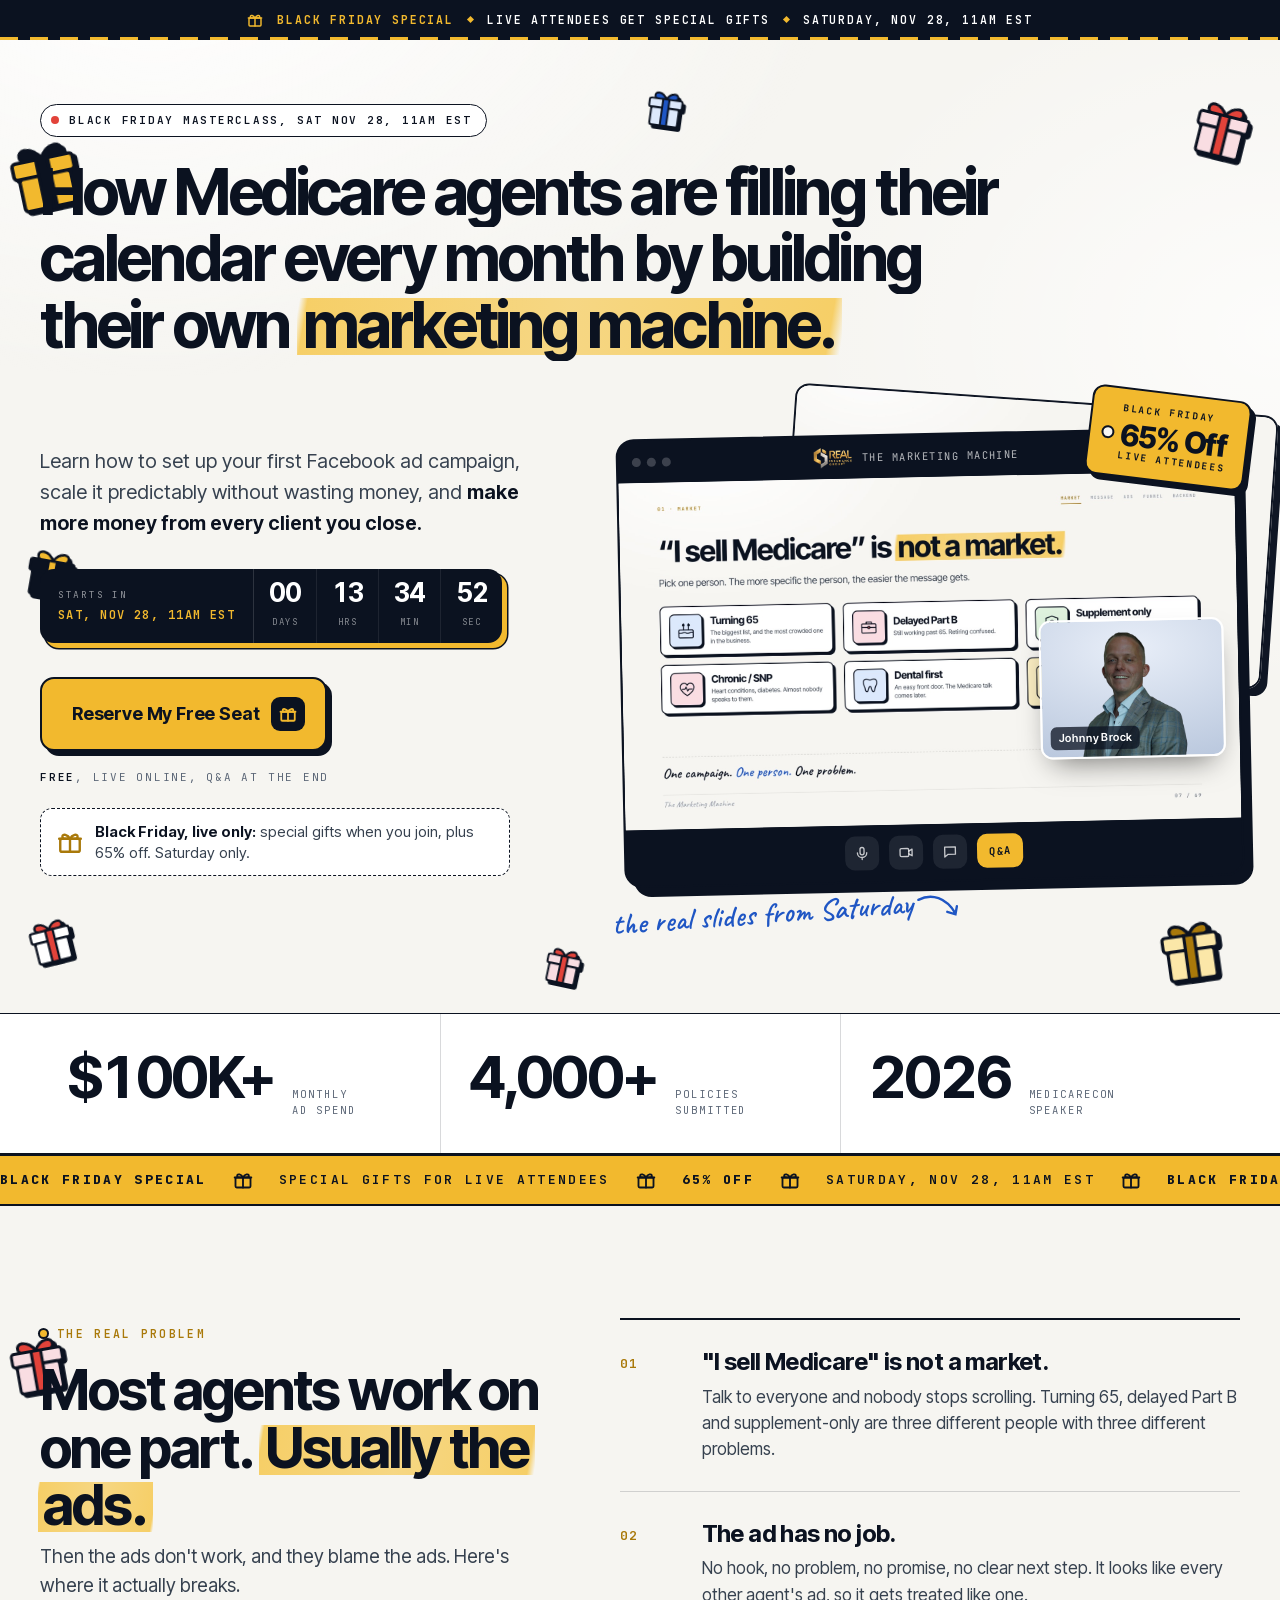
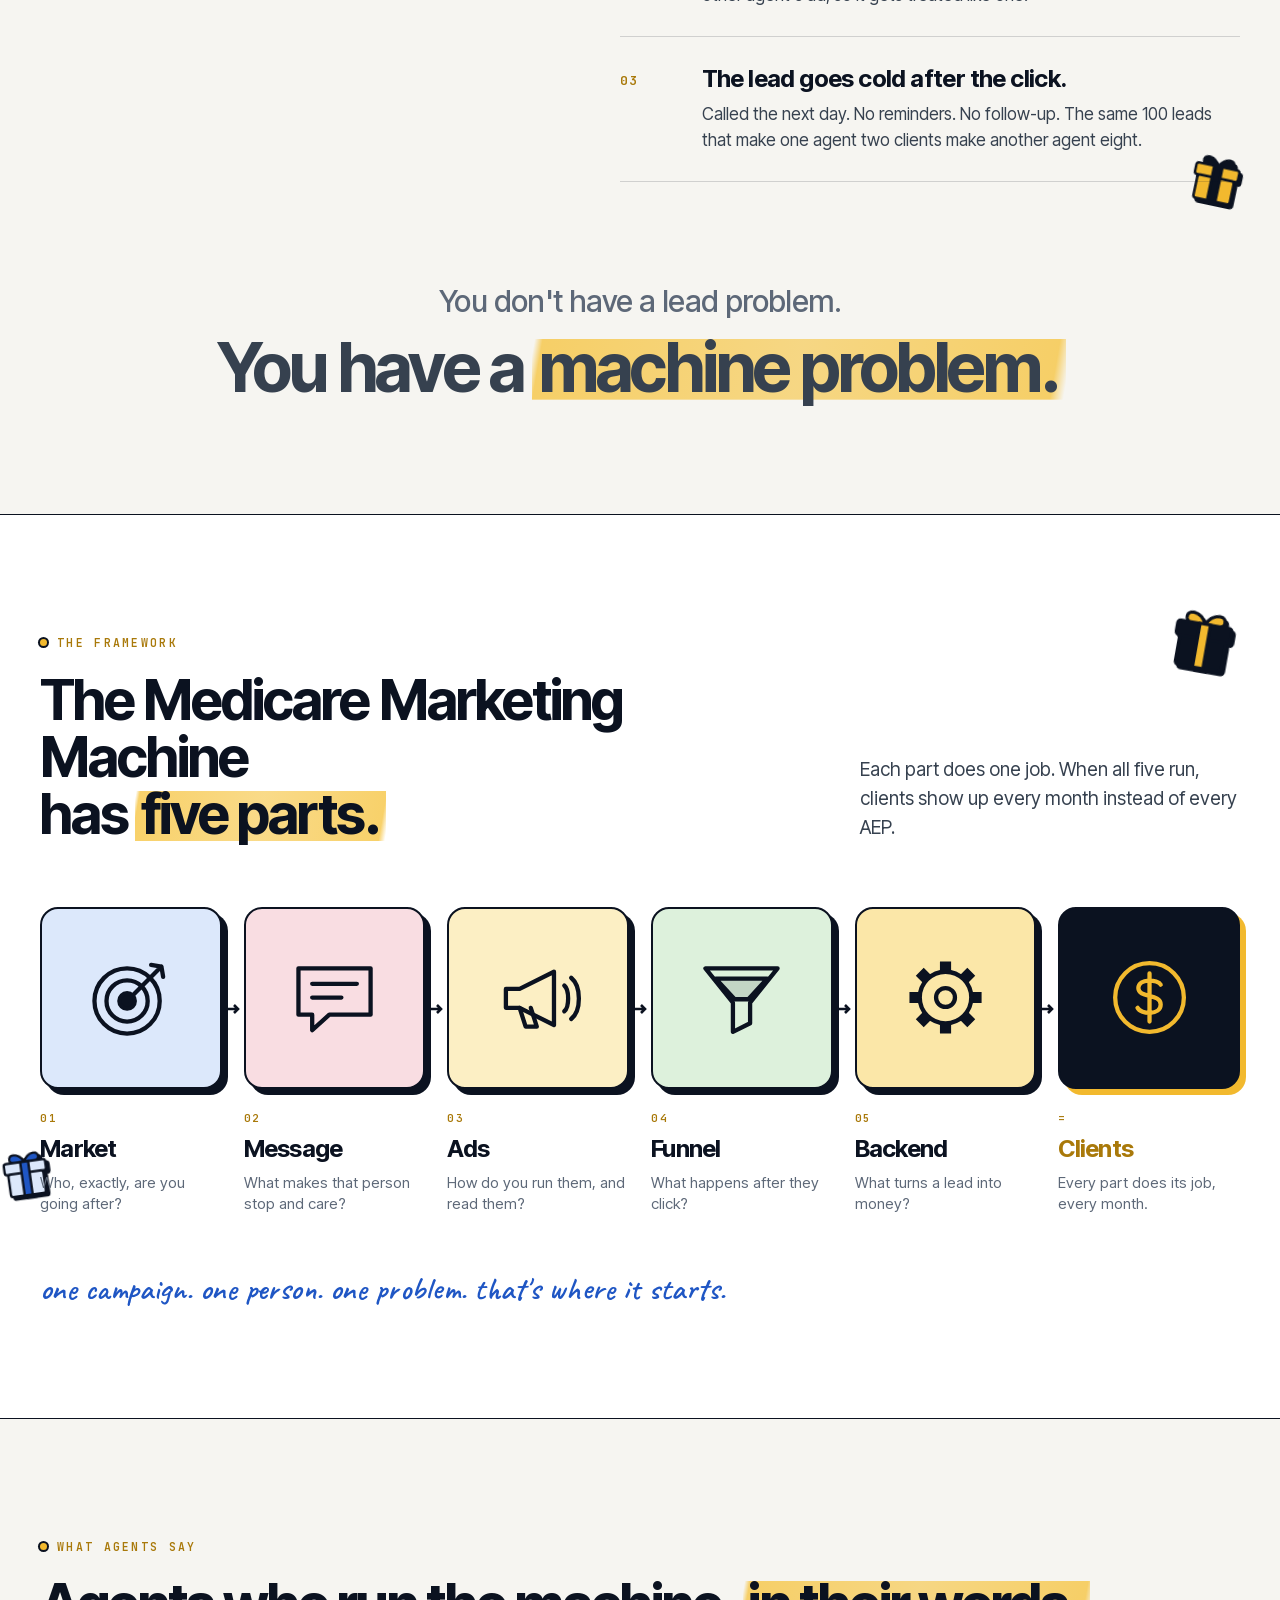
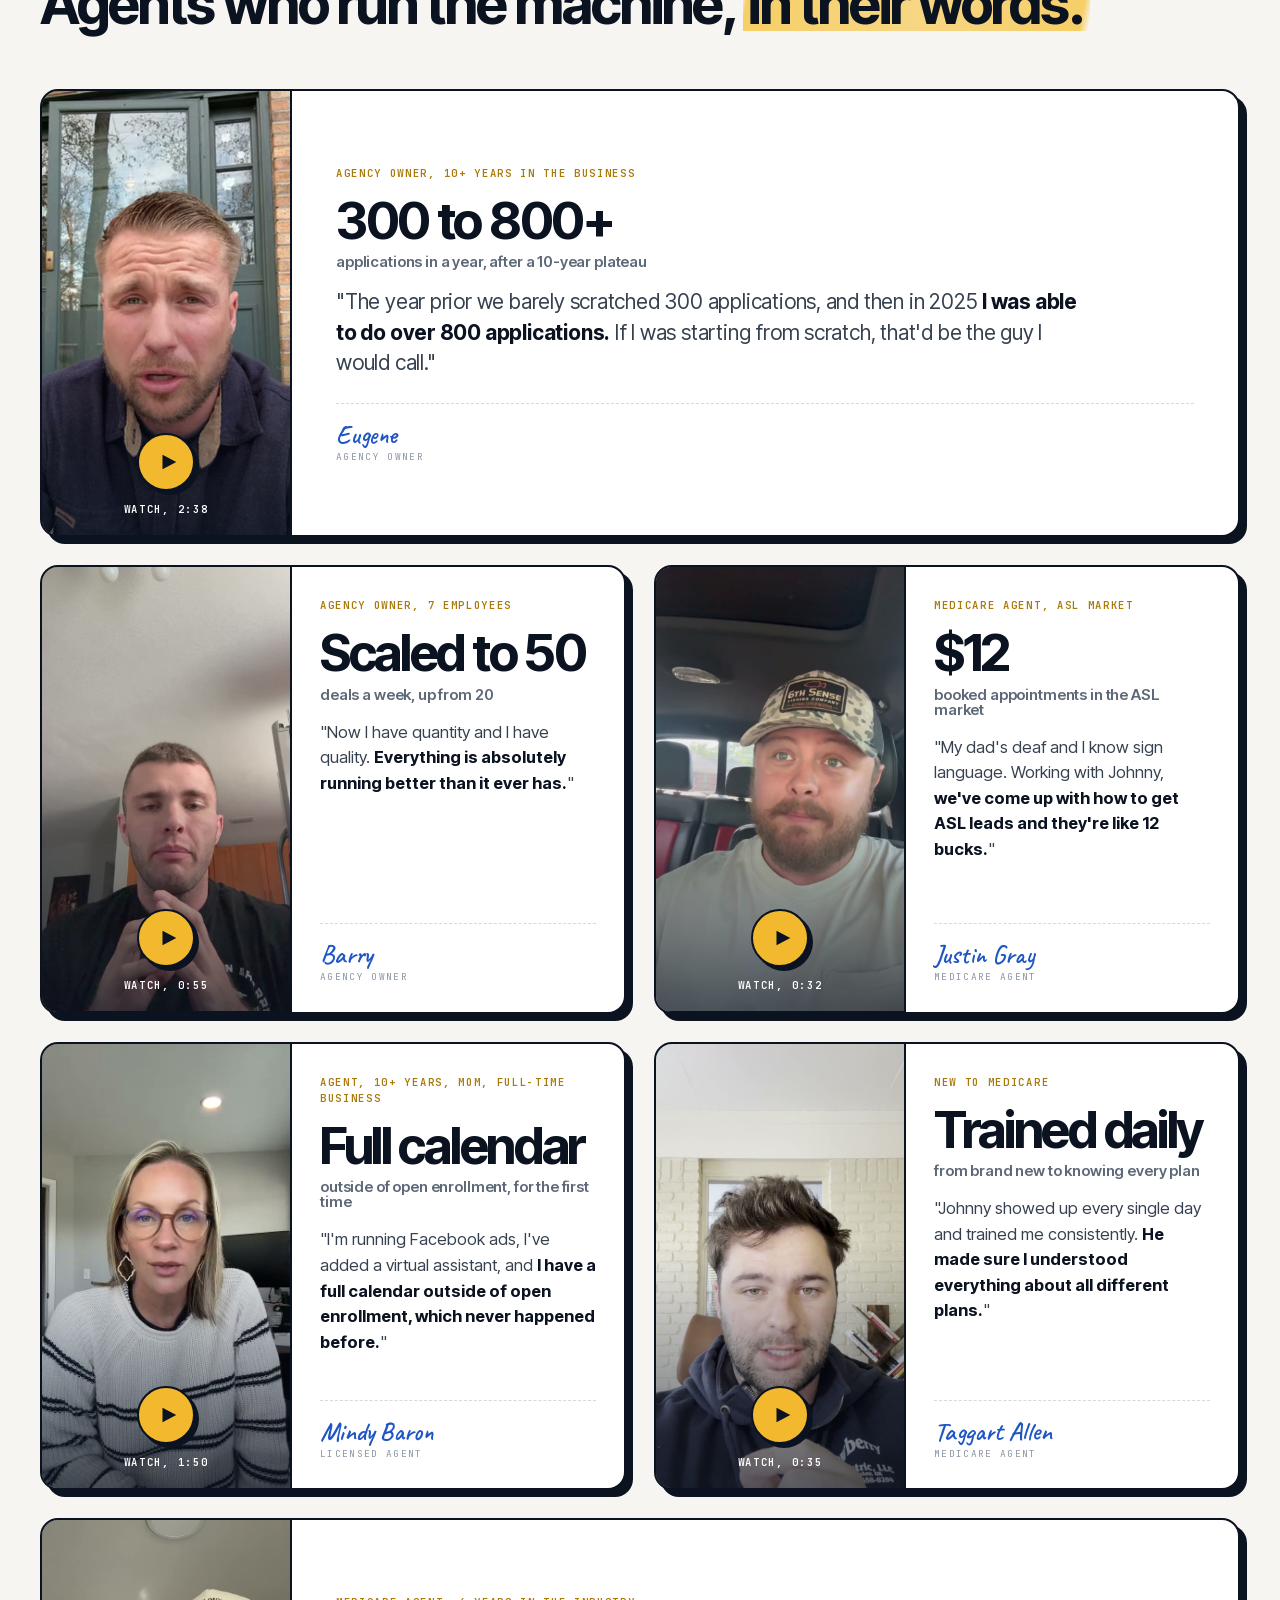
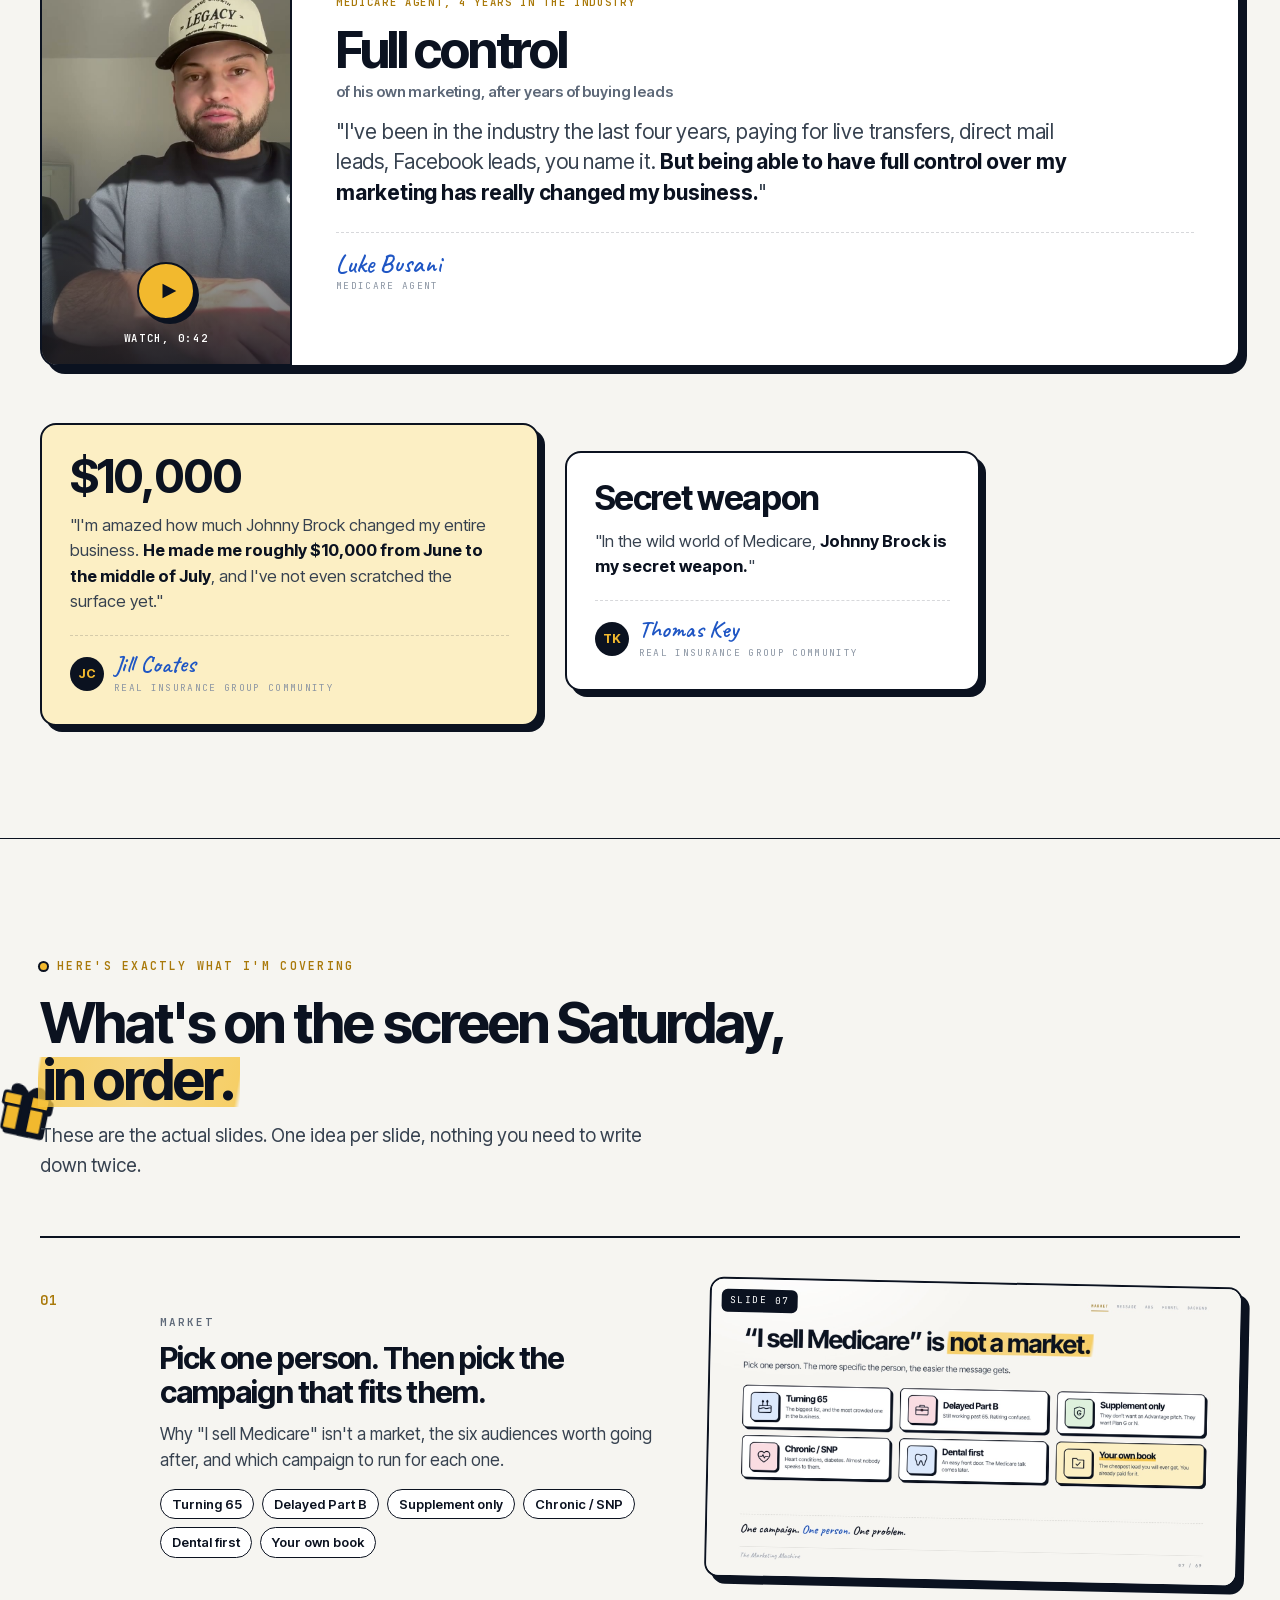
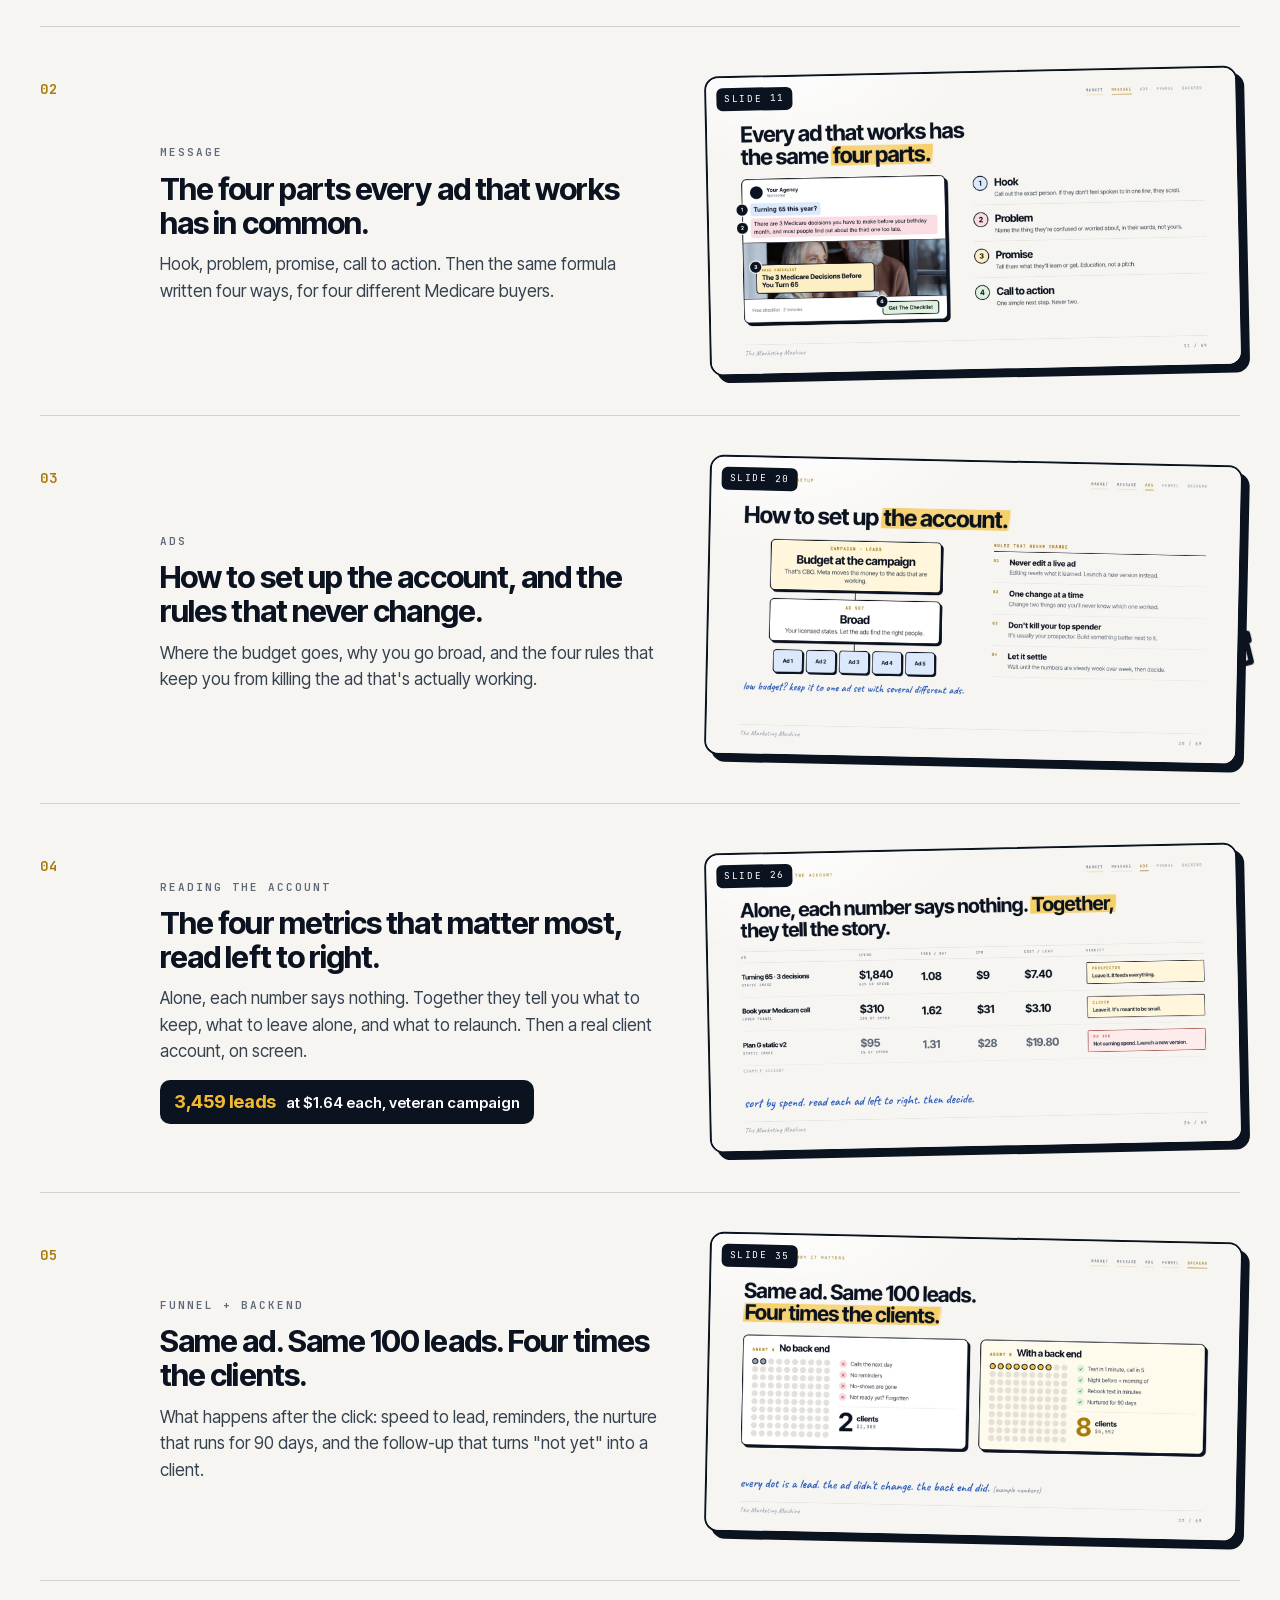
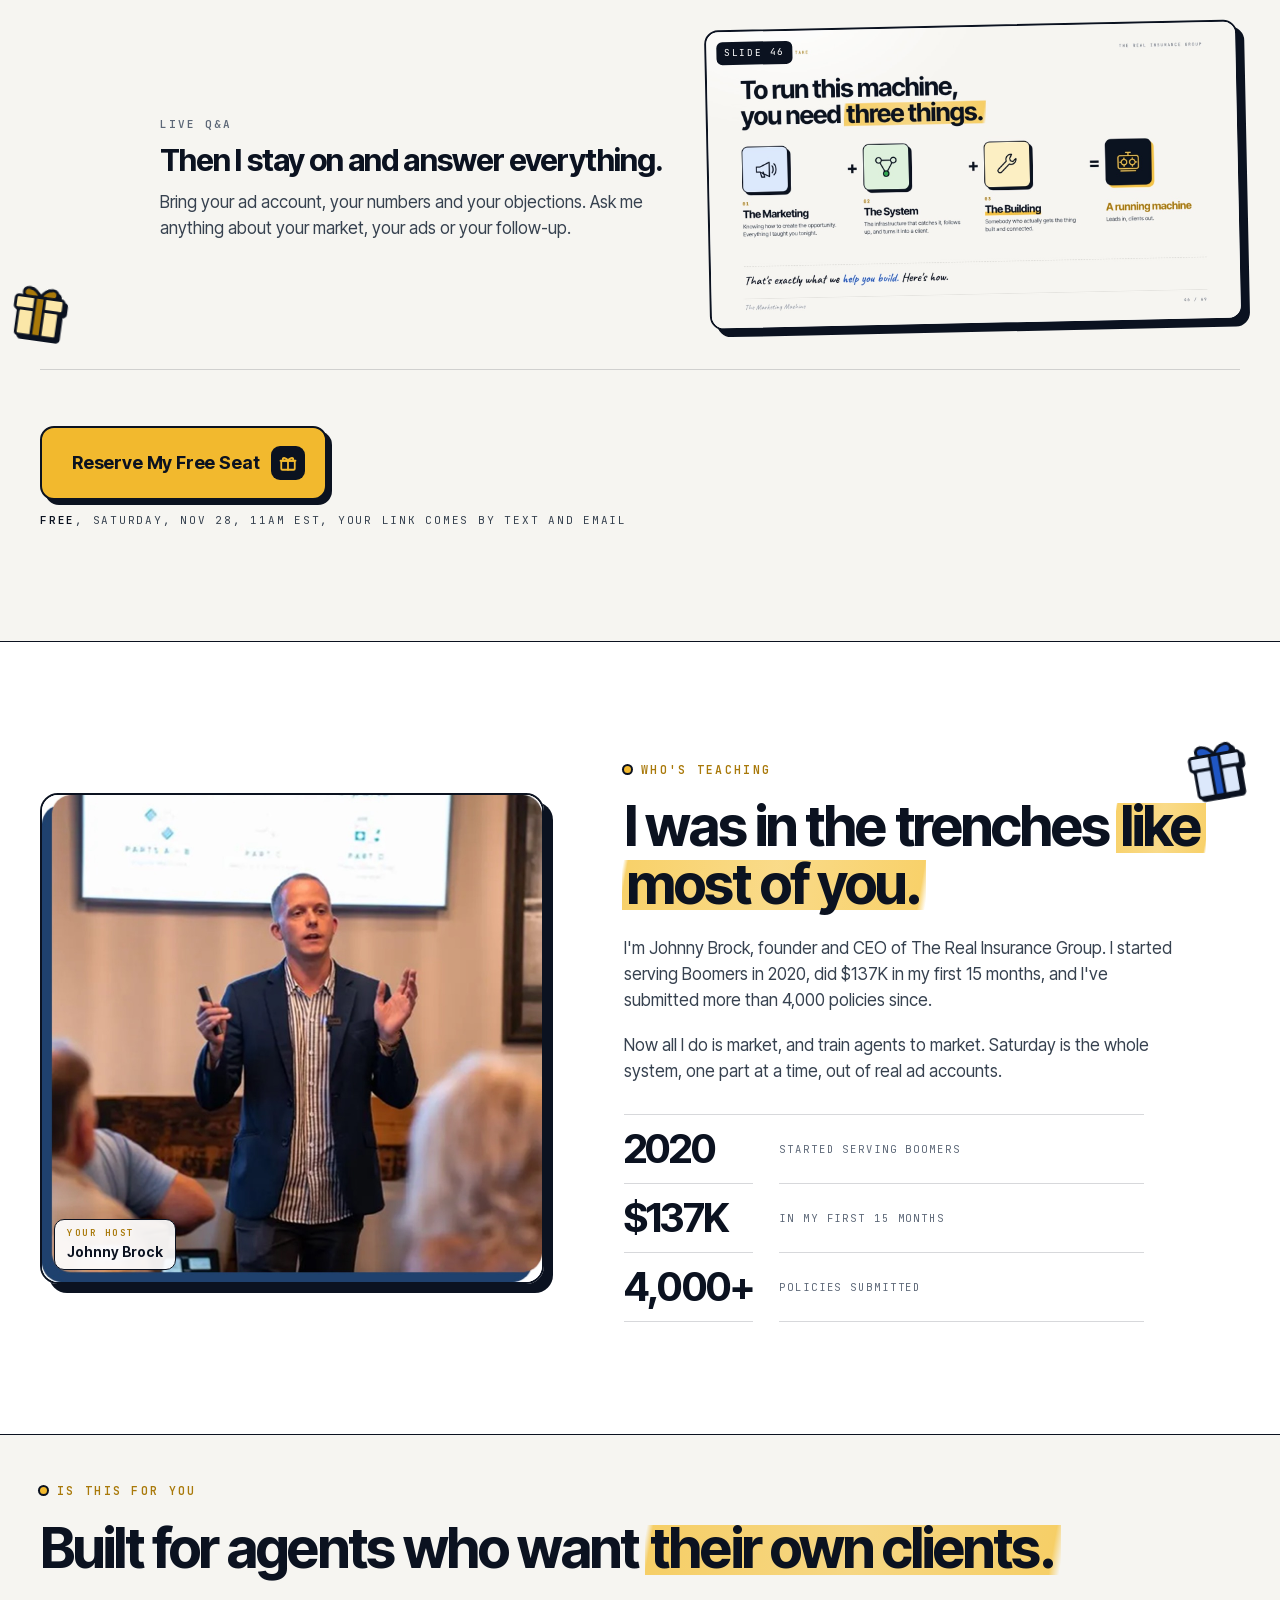
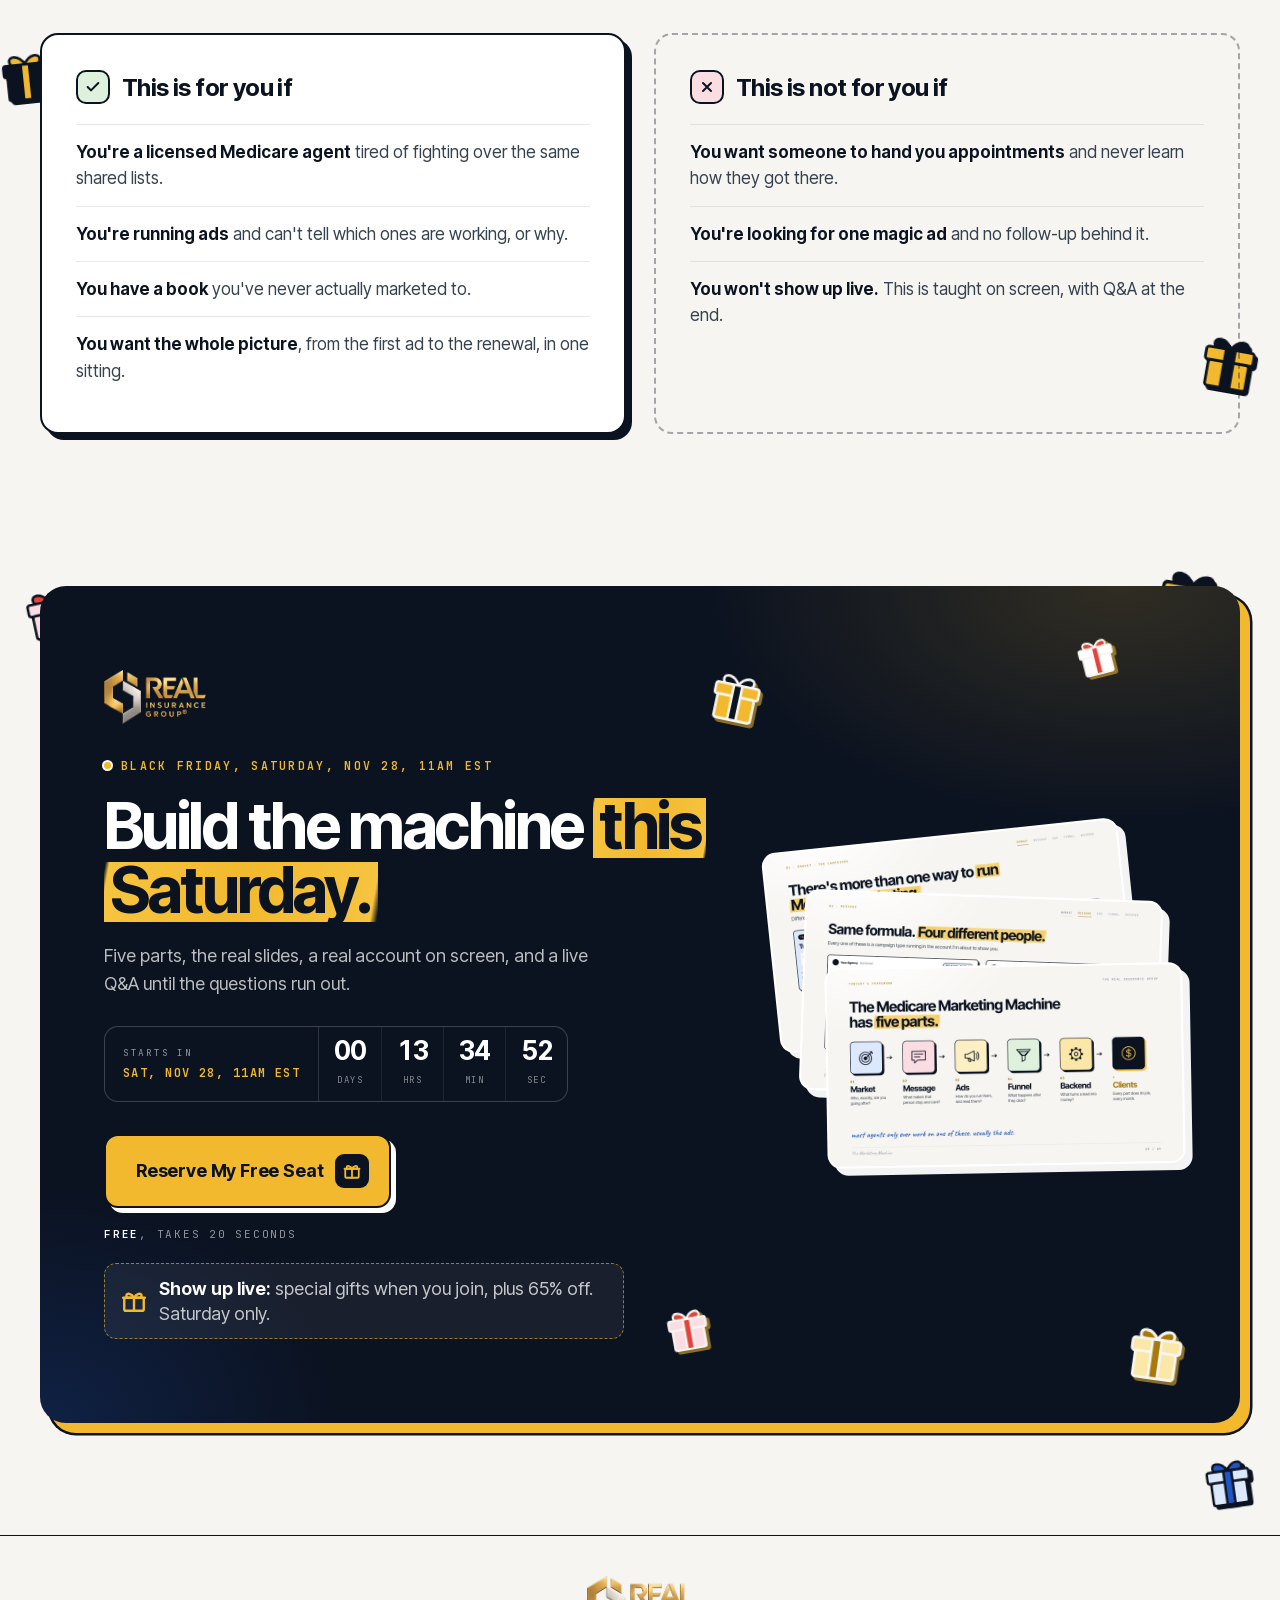
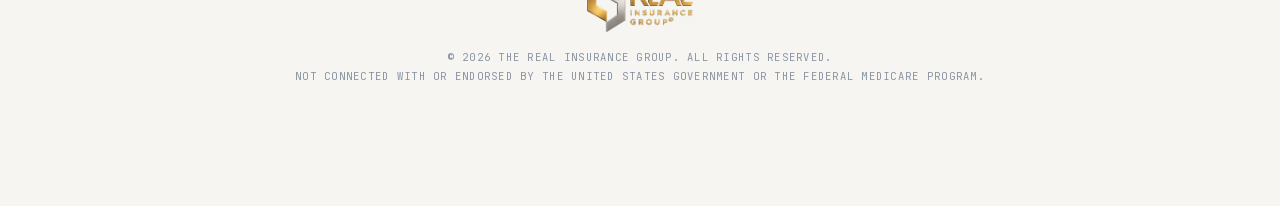
<file: index.html>
<!doctype html>
<html lang="en">
<head>
<meta charset="utf-8">
<meta name="viewport" content="width=device-width,initial-scale=1">
<title>The Marketing Machine | Black Friday Live Masterclass, Saturday, November 28, 11AM EST</title>
<meta name="description" content="How Medicare agents are filling their calendar every month by building their own marketing machine. Free Black Friday live masterclass with Johnny Brock, Saturday, November 28, 11AM EST.">
<link rel="preload" href="https://javmartz04-ship-it.github.io/rig-marketing-machine-optin/assets/fonts/InterTight.woff2" as="font" type="font/woff2" crossorigin>
<style>
@font-face{font-family:'Inter Tight';src:url(https://javmartz04-ship-it.github.io/rig-marketing-machine-optin/assets/fonts/InterTight.woff2) format('woff2');font-weight:100 900;font-display:swap}
@font-face{font-family:'Inter Tight';src:url(https://javmartz04-ship-it.github.io/rig-marketing-machine-optin/assets/fonts/InterTight-Italic.woff2) format('woff2');font-weight:100 900;font-style:italic;font-display:swap}
@font-face{font-family:'Caveat';src:url(https://javmartz04-ship-it.github.io/rig-marketing-machine-optin/assets/fonts/Caveat.woff2) format('woff2');font-weight:400 700;font-display:swap}
@font-face{font-family:'JetBrains Mono';src:url(https://javmartz04-ship-it.github.io/rig-marketing-machine-optin/assets/fonts/JetBrainsMono.woff2) format('woff2');font-weight:100 800;font-display:swap}

/* ===== tokens: lifted from The Marketing Machine deck (whiteboard register) ===== */
:root{
  --paper:#F6F5F1; --panel:#FFFFFF; --ink:#0B1220;
  --t1:#0B1220; --t2:#36414F; --t3:#5D6878; --t4:#8B95A3;
  --line:rgba(11,18,32,.16); --line-2:rgba(11,18,32,.09);
  --gold:#A9790A; --yellow:#F2B92E; --hl:rgba(246,196,64,.78);
  --pen:#1F56C4;
  --blue:#DCE8FB; --cream:#FCEFC4; --green:#DDF1DC; --pink:#F9DDE2; --goldt:#FBE7A8;
  --sans:'Inter Tight',Inter,system-ui,-apple-system,sans-serif;
  --hand:'Caveat','Bradley Hand',cursive;
  --mono:'JetBrains Mono',ui-monospace,Menlo,monospace;
  --ease:cubic-bezier(.22,1,.36,1);
  --r:16px;
}
*{box-sizing:border-box;margin:0;padding:0}
html{-webkit-text-size-adjust:100%;scroll-behavior:smooth}
body{background:var(--paper);color:var(--t1);font-family:var(--sans);font-size:17px;line-height:1.55;-webkit-font-smoothing:antialiased;overflow-x:hidden}
img{display:block;max-width:100%;height:auto}
button{font:inherit;cursor:pointer;border:0;background:none;color:inherit}
.wrap{width:min(1200px,100% - 48px);margin-inline:auto}
.light{position:absolute;inset:0;pointer-events:none;background:radial-gradient(1100px 700px at 12% -10%,#fff,transparent 62%),radial-gradient(800px 600px at 100% 30%,rgba(255,255,255,.7),transparent 60%)}

/* type */
.k{font-family:var(--mono);font-size:11.5px;font-weight:600;letter-spacing:.2em;text-transform:uppercase;color:var(--gold);display:inline-flex;align-items:center;gap:10px}
.k::before{content:"";width:7px;height:7px;border-radius:50%;background:var(--yellow);box-shadow:0 0 0 2px var(--ink)}
.h2{font-weight:700;font-size:clamp(34px,4.6vw,56px);line-height:1.02;letter-spacing:-.035em;margin-top:18px}
.lede{color:var(--t2);font-size:19px;max-width:620px;margin-top:18px}
em.mk{font-style:normal;padding:0 .1em;margin:0 -.04em;border-radius:.12em;-webkit-box-decoration-break:clone;box-decoration-break:clone;
  background:linear-gradient(100deg,rgba(246,196,64,0) .5%,var(--hl) 2%,rgba(246,196,64,.62) 50%,var(--hl) 97%,rgba(246,196,64,0) 99.5%) 0 62%/0% 74% no-repeat;
  transition:background-size 1.1s var(--ease) .25s}
.in em.mk, em.mk.in{background-size:100% 74%}
.hand{font-family:var(--hand);font-weight:600;color:var(--pen);line-height:1.1}

/* CTA: deck button, yellow on ink with a hard offset shadow */
.btn{display:inline-flex;align-items:center;gap:12px;background:var(--yellow);color:var(--ink);font-weight:700;font-size:18px;letter-spacing:-.01em;
  padding:18px 20px 18px 30px;border:2.5px solid var(--ink);border-radius:14px;box-shadow:5px 5px 0 var(--ink);
  transition:transform .25s var(--ease),box-shadow .25s var(--ease)}
.btn .bi{width:34px;height:34px;border-radius:9px;background:var(--ink);color:var(--yellow);display:grid;place-items:center;transition:transform .35s var(--ease)}
.btn:hover{transform:translate(2px,2px);box-shadow:3px 3px 0 var(--ink)}
.btn:hover .bi{transform:translateX(3px) rotate(-8deg)}
.btn:active{transform:translate(5px,5px);box-shadow:0 0 0 var(--ink)}
.btn:focus-visible{outline:3px solid var(--pen);outline-offset:4px}
.risk{font-family:var(--mono);font-size:11px;letter-spacing:.16em;text-transform:uppercase;color:var(--t3);margin-top:18px}
.risk b{color:var(--t1);font-weight:600}

/* reveal */
.rv{opacity:0;transform:translateY(22px);filter:blur(6px);transition:opacity .9s var(--ease),transform .9s var(--ease),filter .9s var(--ease)}
.rv.in{opacity:1;transform:none;filter:none}
.d1{transition-delay:.08s}.d2{transition-delay:.16s}.d3{transition-delay:.24s}.d4{transition-delay:.32s}.d5{transition-delay:.4s}

/* ===== nav ===== */
.nav{position:fixed;top:14px;left:50%;transform:translateX(-50%);z-index:40;width:min(1200px,100% - 24px);
  display:flex;align-items:center;justify-content:space-between;gap:16px;padding:10px 10px 10px 20px;
  background:rgba(255,255,255,.82);backdrop-filter:blur(14px) saturate(1.4);-webkit-backdrop-filter:blur(14px) saturate(1.4);
  border:1.5px solid var(--ink);border-radius:16px;box-shadow:4px 4px 0 var(--ink)}
.nav img{height:26px;width:auto}
.nav .when{font-family:var(--mono);font-size:11px;letter-spacing:.16em;text-transform:uppercase;color:var(--t2);display:flex;align-items:center;gap:10px}
.nav .when i{width:1px;height:16px;background:var(--line)}
.nav .btn{font-size:15px;padding:10px 12px 10px 18px;box-shadow:3px 3px 0 var(--ink);border-width:2px;border-radius:11px}
.nav .btn .bi{width:26px;height:26px;border-radius:7px}
.nav .btn:hover{box-shadow:1px 1px 0 var(--ink)}

/* ===== hero ===== */
.hero{position:relative;padding:64px 0 96px}
.hero>.wrap{position:relative}
.hero .top{max-width:1200px}
.hero .grid{display:grid;grid-template-columns:.9fr 1.1fr;gap:72px;align-items:center;margin-top:44px}
.pill{display:inline-flex;align-items:center;gap:10px;background:#fff;border:1.5px solid var(--ink);border-radius:999px;padding:7px 14px 7px 10px;
  font-family:var(--mono);font-size:11px;letter-spacing:.16em;text-transform:uppercase;font-weight:600}
.pill .dot{width:8px;height:8px;border-radius:50%;background:#E2433A;box-shadow:0 0 0 0 rgba(226,67,58,.5);animation:pulse 2s infinite}
@keyframes pulse{70%{box-shadow:0 0 0 8px rgba(226,67,58,0)}100%{box-shadow:0 0 0 0 rgba(226,67,58,0)}}
.h1{font-weight:700;font-size:clamp(34px,5vw,66px);line-height:.98;letter-spacing:-.045em;margin-top:24px}
.h1 .ln{display:block;overflow:hidden;padding-bottom:.06em}
.h1 .ln>span{display:inline-block;transform:translateY(105%);transition:transform 1.1s var(--ease)}
.hero.go .h1 .ln>span{transform:none}
.hero.go .h1 .ln:nth-child(2)>span{transition-delay:.09s}
.hero.go .h1 .ln:nth-child(3)>span{transition-delay:.18s}
.hero .sub{font-size:20px;color:var(--t2);max-width:520px}
.hero .sub b{color:var(--t1);font-weight:650}
.hero .act{margin-top:34px}

/* countdown */
.cd{display:flex;align-items:stretch;gap:0;margin-top:30px;width:max-content;max-width:100%;background:var(--ink);color:#fff;border-radius:14px;box-shadow:5px 5px 0 var(--yellow),5px 5px 0 1.5px var(--ink)}
.cd .lab{padding:12px 18px;border-right:1px solid rgba(255,255,255,.14);display:flex;flex-direction:column;justify-content:center}
.cd .lab small{font-family:var(--mono);font-size:9.5px;letter-spacing:.18em;text-transform:uppercase;color:rgba(255,255,255,.55)}
.cd .lab span{font-family:var(--mono);font-size:12px;letter-spacing:.12em;text-transform:uppercase;color:var(--yellow);font-weight:600;margin-top:3px}
.cd .u{padding:10px 14px;text-align:center;min-width:62px}
.cd .u b{display:block;font-size:26px;font-weight:700;letter-spacing:-.03em;font-variant-numeric:tabular-nums;line-height:1.05}
.cd .u small{font-family:var(--mono);font-size:9px;letter-spacing:.18em;text-transform:uppercase;color:rgba(255,255,255,.5)}
.cd .u+.u{border-left:1px solid rgba(255,255,255,.08)}
.cd.live .u{display:none}

/* webinar stage */
.stage{position:relative;padding:28px 0 36px}
.stage .back{position:absolute;right:-30px;top:-6px;width:78%;border:2.5px solid var(--ink);border-radius:14px;overflow:hidden;box-shadow:7px 7px 0 var(--ink);transform:rotate(4deg);opacity:.98}
.win{position:relative;background:var(--ink);border:2.5px solid var(--ink);border-radius:18px;box-shadow:9px 9px 0 var(--ink);overflow:hidden;transform:rotate(-1.2deg)}
.win .bar{display:flex;align-items:center;gap:10px;padding:10px 14px;color:rgba(255,255,255,.7);font-family:var(--mono);font-size:10.5px;letter-spacing:.14em;text-transform:uppercase}
.win .bar .dots{display:flex;gap:6px}
.win .bar .dots i{width:9px;height:9px;border-radius:50%;background:rgba(255,255,255,.2)}
.win .bar .t{flex:1;display:flex;align-items:center;justify-content:center;gap:10px}
.win .bar .t img{height:20px;width:auto}
.win .bar .lv{display:inline-flex;align-items:center;gap:6px;background:#E2433A;color:#fff;padding:3px 8px;border-radius:6px;font-weight:700}
.win .bar .lv i{width:6px;height:6px;border-radius:50%;background:#fff}
.win .screen{position:relative;aspect-ratio:16/9;background:#F6F5F1;overflow:hidden}
.win .screen img{width:100%;height:100%;object-fit:cover;transition:opacity .8s var(--ease)}
.win .screen img+img{position:absolute;inset:0;opacity:0}
.win .screen img.on{opacity:1}
.cam{position:absolute;right:14px;bottom:62px;width:30%;aspect-ratio:4/3;border-radius:12px;overflow:hidden;border:2px solid #fff;
  background:radial-gradient(120% 90% at 50% 20%,#E8EEF8,#B9C7DD);box-shadow:0 14px 30px -12px rgba(0,0,0,.55)}
.win .screen .cam img{position:absolute;left:50%;top:8%;width:60%;height:auto;object-fit:contain;transform:translateX(-50%)}
.cam span{position:absolute;left:8px;bottom:7px;background:rgba(11,18,32,.75);color:#fff;font-size:11px;font-weight:600;padding:3px 8px;border-radius:6px}
.win .tools{display:flex;align-items:center;justify-content:center;gap:10px;padding:11px}
.win .tools i{width:34px;height:34px;border-radius:10px;background:rgba(255,255,255,.08);display:grid;place-items:center}
.win .tools i svg{width:16px;height:16px;stroke:rgba(255,255,255,.75);fill:none;stroke-width:2;stroke-linecap:round;stroke-linejoin:round}
.win .tools .qa{width:auto;padding:0 12px;font-family:var(--mono);font-size:10.5px;letter-spacing:.14em;color:var(--ink);background:var(--yellow);font-weight:700;font-style:normal}
.stage .note{position:absolute;left:-8px;bottom:-14px;font-size:30px;transform:rotate(-4deg)}
.stage .note svg{display:inline-block;vertical-align:middle;width:46px;height:30px;margin-left:4px;stroke:var(--pen);fill:none;stroke-width:2.4;stroke-linecap:round}

/* ===== proof strip ===== */
.proof{border-top:1.5px solid var(--ink);border-bottom:1.5px solid var(--ink);background:#fff}
.proof .wrap{display:grid;grid-template-columns:repeat(3,1fr)}
.proof .st{padding:34px 28px;display:flex;align-items:baseline;gap:18px}
.proof .st+.st{border-left:1.5px solid var(--line)}
.proof b{font-size:clamp(40px,4.6vw,58px);font-weight:700;letter-spacing:-.045em;line-height:1;font-variant-numeric:tabular-nums}
.proof small{font-family:var(--mono);font-size:10.5px;letter-spacing:.18em;text-transform:uppercase;color:var(--t3);line-height:1.5}

/* ===== sections ===== */
section{position:relative}
.sec{padding:112px 0}

/* problem */
.prob .grid{display:grid;grid-template-columns:.9fr 1.1fr;gap:72px;align-items:start}
.prob .list{border-top:2px solid var(--ink)}
.prob .row{display:grid;grid-template-columns:64px 1fr;gap:18px;padding:28px 0;border-bottom:1.5px solid var(--line)}
.prob .n{font-family:var(--mono);font-size:13px;font-weight:600;color:var(--gold);padding-top:6px;letter-spacing:.1em}
.prob h3{font-size:24px;font-weight:700;letter-spacing:-.025em;line-height:1.15}
.prob p{color:var(--t2);margin-top:8px}
.prob .hand{font-size:32px;margin-top:34px}
.reframe{margin-top:96px;text-align:center}
.reframe p.a{font-size:clamp(22px,2.6vw,30px);color:var(--t3);font-weight:500;letter-spacing:-.02em}
.reframe p.b{font-size:clamp(36px,5.4vw,68px);font-weight:700;letter-spacing:-.04em;line-height:1.02;margin-top:8px}

/* mechanism */
.mech{background:#fff;border-top:1.5px solid var(--ink);border-bottom:1.5px solid var(--ink);overflow:hidden}
.mech .head{display:grid;grid-template-columns:1fr 380px;align-items:end;gap:48px}
.mech .head .lede{max-width:380px}
.parts{display:grid;grid-template-columns:repeat(6,1fr);gap:22px;margin-top:64px;position:relative}
.part{position:relative}
.tile{width:100%;aspect-ratio:1;border:2.5px solid var(--ink);border-radius:18px;box-shadow:6px 6px 0 var(--ink);display:flex;align-items:center;justify-content:center;background:#fff;
  transition:transform .35s var(--ease),box-shadow .35s var(--ease)}
.part:hover .tile{transform:translate(-3px,-3px) rotate(-2deg);box-shadow:9px 9px 0 var(--ink)}
.tile svg{width:58%;height:58%;fill:none;stroke:var(--ink);stroke-width:5;stroke-linecap:round;stroke-linejoin:round}
.tile svg .f{fill:var(--ink)}
.tile svg .f2{fill:rgba(11,18,32,.12)}
.tile.blue{background:var(--blue)}.tile.yellow{background:var(--cream)}.tile.green{background:var(--green)}.tile.pink{background:var(--pink)}.tile.gold{background:var(--goldt)}
.tile.dark{background:var(--ink);box-shadow:6px 6px 0 var(--yellow)}
.tile.dark svg{stroke:var(--yellow)}
.part .pn{font-family:var(--mono);font-size:11px;font-weight:600;color:var(--gold);letter-spacing:.14em;margin-top:22px}
.part h3{font-size:24px;font-weight:700;letter-spacing:-.03em;margin-top:4px}
.part p{font-size:15px;color:var(--t3);margin-top:4px;line-height:1.45}
.part .ar{position:absolute;right:-19px;top:calc(50% - 60px);width:16px;height:16px;stroke:var(--ink);fill:none;stroke-width:2.6}
.part:last-child h3{color:var(--gold)}
.mech .hand{font-size:32px;margin-top:56px}

/* agenda */
.ag{border-top:1.5px solid var(--ink)}
.ag .head{max-width:760px}
.ag .rows{margin-top:56px;border-top:2px solid var(--ink)}
.ag .row{display:grid;grid-template-columns:80px 1fr 1.05fr;gap:40px;padding:44px 0;border-bottom:1.5px solid var(--line);align-items:center}
.ag .n{font-family:var(--mono);font-size:14px;font-weight:600;color:var(--gold);letter-spacing:.1em;align-self:start;padding-top:8px}
.ag .part-l{font-family:var(--mono);font-size:11px;letter-spacing:.18em;text-transform:uppercase;color:var(--t3);font-weight:600}
.ag h3{font-size:clamp(24px,2.4vw,31px);font-weight:700;letter-spacing:-.03em;line-height:1.1;margin-top:8px}
.ag p{color:var(--t2);margin-top:12px}
.ag .chips{display:flex;flex-wrap:wrap;gap:8px;margin-top:16px}
.ag .chips span{font-size:13px;font-weight:600;background:#fff;border:1.5px solid var(--ink);border-radius:999px;padding:4px 11px}
.slide{position:relative;border:2.5px solid var(--ink);border-radius:14px;overflow:hidden;box-shadow:7px 7px 0 var(--ink);background:#fff;aspect-ratio:16/9;
  transition:transform .5s var(--ease),box-shadow .5s var(--ease)}
.slide img{width:100%;height:100%;object-fit:cover}
.slide .tag{position:absolute;left:10px;top:10px;font-family:var(--mono);font-size:9.5px;letter-spacing:.16em;text-transform:uppercase;background:var(--ink);color:#fff;padding:4px 8px;border-radius:6px}
.ag .row:nth-child(odd) .slide{transform:rotate(1.2deg)}
.ag .row:nth-child(even) .slide{transform:rotate(-1.2deg)}
.ag .row:hover .slide{transform:rotate(0) translate(-3px,-3px);box-shadow:10px 10px 0 var(--ink)}
.ag .proofline{display:inline-flex;flex-wrap:wrap;align-items:center;gap:10px;margin-top:16px;background:var(--ink);color:#fff;border-radius:10px;padding:8px 14px;font-size:15px;font-weight:600}
.ag .proofline b{color:var(--yellow);font-size:18px;letter-spacing:-.02em}
.ag .cta{margin-top:56px;display:flex;flex-direction:column;align-items:flex-start}

/* host */
.host{background:#fff;border-top:1.5px solid var(--ink);border-bottom:1.5px solid var(--ink)}
.host .grid{display:grid;grid-template-columns:.9fr 1.1fr;gap:80px;align-items:center}
.photo{position:relative;border:2.5px solid var(--ink);border-radius:18px;overflow:hidden;box-shadow:9px 9px 0 var(--ink);transform:rotate(-1.5deg);aspect-ratio:508/495}
.photo img{width:100%;height:100%;object-fit:cover}
.photo .cap{position:absolute;left:12px;bottom:12px;background:rgba(255,255,255,.92);border:1.5px solid var(--ink);border-radius:10px;padding:6px 12px;font-weight:650;font-size:14px}
.photo .cap small{display:block;font-family:var(--mono);font-size:9.5px;letter-spacing:.16em;text-transform:uppercase;color:var(--gold);font-weight:600}
.host .bio p{color:var(--t2);margin-top:18px;max-width:560px}
.host .bio p:first-of-type{margin-top:22px}
.host .bio .hand{font-size:30px;margin-top:26px}
.facts{display:grid;grid-template-columns:auto 1fr;gap:0 26px;margin-top:30px;border-top:1.5px solid var(--line);max-width:520px}
.facts b{font-size:40px;font-weight:700;letter-spacing:-.045em;padding:14px 0;border-bottom:1.5px solid var(--line);line-height:1}
.facts small{font-family:var(--mono);font-size:10.5px;letter-spacing:.18em;text-transform:uppercase;color:var(--t3);border-bottom:1.5px solid var(--line);display:flex;align-items:center}

/* proof quotes */
.qs{display:grid;grid-template-columns:1.2fr 1fr;max-width:940px;gap:26px;margin-top:56px;align-items:start}
.q{background:#fff;border:2.5px solid var(--ink);border-radius:16px;box-shadow:6px 6px 0 var(--ink);padding:28px}
.q:nth-child(2){transform:translateY(28px)}
.q .big{font-size:34px;font-weight:700;letter-spacing:-.04em;line-height:1}
.q:first-child .big{font-size:46px}
.q:first-child{background:var(--cream)}
.q blockquote{margin-top:14px;color:var(--t2);font-size:16.5px}
.q blockquote b{color:var(--t1)}
.q .who{display:flex;align-items:center;gap:10px;margin-top:20px;padding-top:16px;border-top:1.5px dashed var(--line)}
.q .who i{width:34px;height:34px;border-radius:50%;background:var(--ink);color:var(--yellow);display:grid;place-items:center;font-style:normal;font-weight:700;font-size:12.5px}
.q .who span{font-family:var(--hand);font-size:24px;color:var(--pen);font-weight:600;line-height:1}
.q .who small{display:block;font-family:var(--mono);font-size:9.5px;letter-spacing:.14em;text-transform:uppercase;color:var(--t4);margin-top:2px}


/* video testimonials */
.vids{display:grid;grid-template-columns:1fr 1fr;gap:28px;margin-top:56px}
.vc{display:grid;grid-template-columns:minmax(0,250px) minmax(0,1fr);background:#fff;border:2.5px solid var(--ink);border-radius:18px;box-shadow:7px 7px 0 var(--ink);overflow:hidden}
.vp{position:relative;aspect-ratio:9/16;background:var(--ink);border-right:2.5px solid var(--ink)}
.vp video{position:absolute;inset:0;width:100%;height:100%;object-fit:cover;display:block}
.vp .play{position:absolute;inset:0;display:flex;flex-direction:column;align-items:center;justify-content:flex-end;gap:10px;padding:18px;
  background:linear-gradient(180deg,rgba(11,18,32,0) 45%,rgba(11,18,32,.65));color:#fff;transition:opacity .35s var(--ease)}
.vp .play i{width:68px;height:68px;border-radius:50%;background:var(--yellow);border:2.5px solid var(--ink);box-shadow:4px 4px 0 var(--ink);display:grid;place-items:center;
  transition:transform .3s var(--ease)}
.vp .play:hover i{transform:scale(1.07)}
.vp .play i{width:58px;height:58px}
.vp .play i svg{width:22px;height:24px;margin-left:4px;fill:var(--ink)}
.vp .play span{font-family:var(--mono);font-size:10.5px;letter-spacing:.16em;text-transform:uppercase;font-weight:600}
.vp.on .play{opacity:0;pointer-events:none}
.vt{padding:30px 28px;display:flex;flex-direction:column}
.vt .tg{font-family:var(--mono);font-size:10.5px;letter-spacing:.16em;text-transform:uppercase;color:var(--gold);font-weight:600}
.vt .st{font-size:clamp(40px,4vw,54px);font-weight:700;letter-spacing:-.045em;line-height:1;margin-top:14px}
.vt .st small{display:block;font-size:15px;letter-spacing:-.01em;font-weight:600;color:var(--t3);margin-top:8px}
.vt blockquote{color:var(--t2);font-size:16.5px;margin-top:18px}
.vt blockquote b{color:var(--t1)}
.vt .who{margin-top:auto;padding-top:18px;border-top:1.5px dashed var(--line);font-family:var(--hand);font-size:26px;color:var(--pen);font-weight:600;line-height:1}
.vt .who small{display:block;font-family:var(--mono);font-size:9.5px;letter-spacing:.14em;text-transform:uppercase;color:var(--t4);margin-top:4px;font-weight:400}
.vc.wide{grid-column:1/-1;grid-template-columns:minmax(0,250px) minmax(0,1fr)}
.vc.wide .vt{padding:40px 44px;justify-content:center}
.vc.wide .vt blockquote{font-size:21px;line-height:1.45;max-width:760px;letter-spacing:-.01em}
.vc.wide .vt .who{margin-top:24px}
.vids+.qs{margin-top:40px}
@media (max-width:1080px){.vids{grid-template-columns:1fr;max-width:680px}}
.swipe{display:none}
@media (max-width:720px){
  .vids{display:flex;overflow-x:auto;scroll-snap-type:x mandatory;gap:16px;margin:40px -16px 0;padding:4px 16px 22px;scrollbar-width:none;-webkit-overflow-scrolling:touch;max-width:none}
  .vids::-webkit-scrollbar{display:none}
  .vids .vc,.vids .vc.wide{flex:0 0 86%;min-width:0;scroll-snap-align:center;box-shadow:5px 5px 0 var(--ink);grid-template-columns:minmax(0,1fr)}
  .vids .vt{min-width:0}
  .vids .rv{opacity:1;transform:none;filter:none}
  .swipe{display:block;font-size:24px;margin-top:2px;text-align:right}
}
@media (max-width:720px){.vc,.vc.wide{grid-template-columns:1fr}.vc.wide .vt{padding:24px 22px}.vc.wide .vt blockquote{font-size:16.5px}.vp{border-right:0;border-bottom:2.5px solid var(--ink);aspect-ratio:4/5}.vp.on{aspect-ratio:9/16}.vt{padding:24px 22px}}

/* fit */
.fit .cols{display:grid;grid-template-columns:1fr 1fr;gap:28px;margin-top:56px}
.col{border:2.5px solid var(--ink);border-radius:18px;padding:34px;background:#fff;box-shadow:6px 6px 0 var(--ink)}
.col.no{background:transparent;box-shadow:none;border-style:dashed;border-color:rgba(11,18,32,.35)}
.col h3{font-size:24px;font-weight:700;letter-spacing:-.025em;display:flex;align-items:center;gap:12px}
.col h3 i{width:34px;height:34px;border-radius:10px;border:2px solid var(--ink);display:grid;place-items:center;background:var(--green)}
.col.no h3 i{background:var(--pink)}
.col h3 i svg{width:16px;height:16px;fill:none;stroke:var(--ink);stroke-width:3;stroke-linecap:round;stroke-linejoin:round}
.col ul{list-style:none;margin-top:18px}
.col li{padding:14px 0;border-top:1.5px solid var(--line-2);color:var(--t2)}
.col li b{color:var(--t1);font-weight:650}

/* final */
.final{padding:40px 0 112px}
.final .box{position:relative;background:var(--ink);color:#fff;border-radius:26px;padding:84px 64px;overflow:hidden;box-shadow:10px 10px 0 var(--yellow),10px 10px 0 2.5px var(--ink);
  display:grid;grid-template-columns:1.2fr .8fr;gap:56px;align-items:center}
.final .box::before{content:"";position:absolute;inset:0;background:radial-gradient(700px 400px at 90% 0%,rgba(242,185,46,.16),transparent 60%),radial-gradient(500px 400px at 0% 100%,rgba(31,86,196,.22),transparent 60%);pointer-events:none}
.final .flogo{height:54px;width:auto;margin-bottom:26px}
.final .k{color:var(--yellow)}
.final .k::before{box-shadow:0 0 0 2px #fff}
.final h2{font-size:clamp(36px,5vw,64px);font-weight:700;letter-spacing:-.04em;line-height:1;margin-top:18px}
.final h2 em{font-style:normal;color:var(--ink);padding:0 .1em;background:linear-gradient(100deg,rgba(246,196,64,0) .5%,#F6C440 2%,#F2B92E 50%,#F6C440 97%,rgba(246,196,64,0) 99.5%) 0 62%/100% 78% no-repeat;-webkit-box-decoration-break:clone;box-decoration-break:clone}
.final p{color:rgba(255,255,255,.72);margin-top:20px;font-size:18px;max-width:520px}
.final p.risk{color:rgba(255,255,255,.55);font-size:11px;margin-top:18px}
.final .risk b{color:#fff}
.final .btn{box-shadow:5px 5px 0 #fff;border-color:var(--ink)}
.final .btn:hover{box-shadow:3px 3px 0 #fff}
.final .stack{position:relative;height:340px}
.final .stack .slide{position:absolute;width:88%;box-shadow:7px 7px 0 rgba(255,255,255,.95);border-color:#fff}
.final .stack .slide:nth-child(1){left:0;top:0;transform:rotate(-6deg)}
.final .stack .slide:nth-child(2){left:8%;top:60px;transform:rotate(2deg)}
.final .stack .slide:nth-child(3){left:14%;top:130px;transform:rotate(-1deg)}
.final .cd{margin-top:28px;box-shadow:none;border:1.5px solid rgba(255,255,255,.2)}

/* footer */
footer{border-top:1.5px solid var(--ink);padding:40px 0 120px;text-align:center}
footer img{height:56px;width:auto;margin:0 auto}
footer p{font-family:var(--mono);font-size:10.5px;letter-spacing:.12em;text-transform:uppercase;color:var(--t4);margin-top:16px;line-height:1.8}

/* mobile sticky */
.mcta{position:fixed;left:12px;right:12px;bottom:12px;z-index:45;display:none;transform:translateY(140%);transition:transform .5s var(--ease)}
.mcta.on{transform:none}
.mcta .btn{width:100%;justify-content:center}

/* ===== modal ===== */
.ov{position:fixed;inset:0;z-index:100;display:grid;place-items:center;padding:20px;visibility:hidden;pointer-events:none}
.ov.open{visibility:visible;pointer-events:auto}
.ov .bd{position:absolute;inset:0;background:rgba(11,18,32,.55);backdrop-filter:blur(6px);-webkit-backdrop-filter:blur(6px);opacity:0;transition:opacity .4s var(--ease)}
.ov.open .bd{opacity:1}
.mo{position:relative;width:min(860px,100%);display:grid;grid-template-columns:.85fr 1fr;background:#fff;border:2.5px solid var(--ink);border-radius:22px;box-shadow:10px 10px 0 var(--ink);overflow:hidden;
  opacity:0;transform:translateY(24px) scale(.97);transition:opacity .45s var(--ease),transform .55s var(--ease);max-height:calc(100vh - 40px);overflow-y:auto}
.ov.open .mo{opacity:1;transform:none}
.mo .x{position:absolute;right:14px;top:14px;width:36px;height:36px;border-radius:10px;border:1.5px solid var(--ink);background:#fff;display:grid;place-items:center;z-index:2}
.mo-rail{background:var(--cream);border-right:2.5px solid var(--ink);padding:38px 32px;display:flex;flex-direction:column}
.mo-rail .k{font-size:10.5px}
.mo-rail h4{font-size:30px;font-weight:700;letter-spacing:-.035em;line-height:1.05;margin-top:16px}
.mo-rail .mini{margin-top:22px;border:2px solid var(--ink);border-radius:10px;overflow:hidden;box-shadow:4px 4px 0 var(--ink);transform:rotate(-1.5deg)}
.mo-rail ul{list-style:none;margin-top:24px}
.mo-rail li{display:flex;gap:10px;font-size:15px;color:var(--t2);padding:7px 0;line-height:1.4}
.mo-rail li svg{flex:none;margin-top:3px}
.mo-main{padding:44px 38px 38px}
.mo-main h3{font-size:30px;font-weight:700;letter-spacing:-.035em}
.mo-main .msub{color:var(--t3);margin-top:6px;font-size:15.5px}
form{margin-top:24px;display:grid;gap:14px}
.fld{position:relative}
.fld input{width:100%;font:inherit;font-size:17px;padding:24px 16px 9px;border:2px solid var(--ink);border-radius:12px;background:#fff;color:var(--t1);outline:none;transition:box-shadow .2s var(--ease)}
.fld input:focus{box-shadow:4px 4px 0 var(--yellow),4px 4px 0 2px var(--ink)}
.fld input.bad{border-color:#E2433A;background:#FDF3F2}
.fld label{position:absolute;left:17px;top:17px;color:var(--t3);font-size:16px;pointer-events:none;transition:all .2s var(--ease)}
.fld input:focus+label,.fld input:not(:placeholder-shown)+label{top:7px;font-size:11px;font-family:var(--mono);letter-spacing:.14em;text-transform:uppercase;color:var(--gold);font-weight:600}
form .btn{width:100%;justify-content:center;margin-top:6px}
form .btn.busy{opacity:.85;cursor:wait}
.spin{width:17px;height:17px;border-radius:50%;border:2.5px solid rgba(11,18,32,.25);border-top-color:var(--ink);display:inline-block;animation:spin .7s linear infinite}
@keyframes spin{to{transform:rotate(360deg)}}
.mfine{font-size:13px;color:var(--t4);margin-top:14px;text-align:center}
.err{font-size:14px;color:#B3261E;margin-top:10px;text-align:center;display:none}
.mo-done{display:none;text-align:center;padding-top:30px}
.mo.done .mo-live{display:none}
.mo.done .mo-done{display:block}
.mo-done .ic{width:64px;height:64px;border-radius:16px;border:2.5px solid var(--ink);background:var(--green);box-shadow:5px 5px 0 var(--ink);display:grid;place-items:center;margin:0 auto}
.mo-done h3{margin-top:24px}
.mo-done p{color:var(--t2);margin-top:10px}
.mo-done .hand{font-size:30px;margin-top:18px}

/* ===== responsive ===== */
@media (max-width:1080px){
  .hero .grid{grid-template-columns:1fr;gap:48px;margin-top:28px}
  .mech .head{grid-template-columns:1fr;gap:0}
  .stage{max-width:680px}
  .parts{grid-template-columns:repeat(3,1fr);row-gap:44px}
  .part .ar{display:none}
  .ag .row{grid-template-columns:56px 1fr;gap:20px 24px}
  .ag .row .slide{grid-column:2;max-width:560px}
  .host .grid,.prob .grid{grid-template-columns:1fr;gap:56px}
  .photo{max-width:520px}
  .qs{grid-template-columns:1fr 1fr}
  .q:first-child{grid-column:1/-1}
  .q:nth-child(2){transform:none}
  .final .box{grid-template-columns:1fr;padding:64px 44px}
  .final .stack{height:300px;max-width:520px}
}
@media (max-width:720px){
  body{font-size:16px}
  .wrap{width:calc(100% - 32px)}
  .nav{padding:8px 8px 8px 14px;top:10px}
  .nav .when{display:none}
  .nav img{height:18px}
  .nav .btn{font-size:13.5px;padding:9px 8px 9px 12px;white-space:nowrap;gap:8px}
  .nav .btn .bi{width:22px;height:22px}
  .ag .proofline{font-size:14px}
  .hero{padding:36px 0 72px}
  .h1 .ln{display:inline;overflow:visible;padding:0}.h1 .ln>span{display:inline;transform:none;transition:none}
  .hero .sub{font-size:18px}
  .cd .lab{padding:10px 12px}
  .cd .u{min-width:0;padding:9px 9px;flex:1}
  .cd .u b{font-size:21px}
  .cd{width:100%}
  .stage .back{right:-10px;width:70%}
  .cam{bottom:56px;width:34%}
  .cam span{font-size:9.5px;padding:2px 6px;left:6px;bottom:5px}
  .stage .note{font-size:24px;left:0;bottom:-22px}
  .proof .wrap{grid-template-columns:1fr}
  .proof .st{padding:22px 4px}
  .proof .st+.st{border-left:0;border-top:1.5px solid var(--line)}
  .sec{padding:84px 0}
  .parts{grid-template-columns:1fr 1fr;gap:22px;row-gap:36px}
  .ag .row{grid-template-columns:1fr;padding:36px 0}
  .ag .row .slide{grid-column:1}
  .ag .n{padding-top:0}
  .qs{grid-template-columns:1fr}
  .fit .cols{grid-template-columns:1fr}
  .col{padding:26px}
  .final{padding:20px 0 84px}
  .final .box{padding:48px 24px;border-radius:20px}
  .final .stack{height:230px}
  .btn{font-size:17px;padding:16px 16px 16px 22px}
  .mcta{display:block}
  .pill{font-size:9.5px;letter-spacing:.09em;padding:6px 12px 6px 9px;gap:8px;white-space:nowrap}
  .win .bar{padding:8px 10px;font-size:8.5px;letter-spacing:.1em}
  .win .bar .t{gap:6px;white-space:nowrap}
  .win .bar .t img{height:15px}
  .win .bar .dots i{width:7px;height:7px}
  .parts{grid-template-columns:1fr;row-gap:16px;margin-top:40px}
  .part{display:grid;grid-template-columns:76px 1fr;column-gap:18px;align-items:center}
  .part .tile{grid-row:1/4;width:76px;border-radius:14px;box-shadow:4px 4px 0 var(--ink);border-width:2px}
  .part .tile.dark{box-shadow:4px 4px 0 var(--yellow)}
  .part .tile svg{stroke-width:6}
  .part .pn{margin-top:0;align-self:end}
  .part h3{font-size:21px;margin-top:0}
  .part p{margin-top:0;align-self:start}
  .mech .hand{font-size:26px;margin-top:36px}
  .mo{grid-template-columns:1fr}
  .mo-rail{display:none}
  .mo-main{padding:40px 22px 26px}
}
@media (prefers-reduced-motion:reduce){
  *,*::before,*::after{transition:none!important;animation:none!important}
  .rv{opacity:1;transform:none;filter:none}
  .h1 .ln>span{transform:none}
  em.mk{background-size:100% 74%}
}

/* ===== black friday ===== */
.bf{background:var(--ink);color:#fff;position:relative;z-index:5;overflow:hidden}
.bf .in{max-width:1200px;margin:0 auto;padding:11px 20px;display:flex;align-items:center;justify-content:center;gap:14px;flex-wrap:wrap;
  font-family:var(--mono);font-size:11.5px;letter-spacing:.16em;text-transform:uppercase;font-weight:600;text-align:center}
.bf .in b{color:var(--yellow);font-weight:700}
.bf .in svg{width:16px;height:16px;color:var(--yellow);flex:none}
.bf .sp{width:5px;height:5px;background:var(--yellow);transform:rotate(45deg);flex:none}
.bf::after{content:"";position:absolute;left:0;right:0;bottom:0;height:3px;background:repeating-linear-gradient(90deg,var(--yellow) 0 18px,transparent 18px 30px)}
.bftag{position:absolute;z-index:6;right:-14px;top:-18px;transform:rotate(7deg);background:var(--yellow);color:var(--ink);border:2.5px solid var(--ink);
  border-radius:12px 12px 12px 12px;box-shadow:5px 5px 0 var(--ink);padding:12px 18px 12px 30px;text-align:left;animation:sway 5s ease-in-out infinite;transform-origin:20% 0}
.bftag::before{content:"";position:absolute;left:11px;top:50%;width:9px;height:9px;margin-top:-5px;border-radius:50%;background:var(--paper);border:2px solid var(--ink)}
.bftag small{display:block;font-family:var(--mono);font-size:9.5px;letter-spacing:.18em;text-transform:uppercase;font-weight:700}
.bftag b{display:block;font-size:30px;font-weight:800;letter-spacing:-.04em;line-height:1;margin-top:3px}
@keyframes sway{0%,100%{transform:rotate(7deg)}50%{transform:rotate(4deg)}}
.gift{display:flex;align-items:center;gap:12px;margin-top:22px;max-width:470px;background:#fff;border:1.5px dashed var(--ink);border-radius:12px;padding:12px 16px;font-size:15px;color:var(--t2);line-height:1.4}
.gift svg{width:26px;height:26px;flex:none;color:var(--gold)}
.gift b{color:var(--t1);font-weight:650}
.final .gift{background:rgba(255,255,255,.06);border-color:rgba(242,185,46,.6);color:rgba(255,255,255,.75)}
.final .gift b{color:#fff}
.final .gift svg{color:var(--yellow)}
@media (max-width:720px){
  .bf .in{font-size:9.5px;letter-spacing:.1em;gap:8px;padding:9px 14px}
  .bf .hide-m{display:none}
  .bftag{right:-4px;top:-14px;padding:9px 13px 9px 24px}
  .bftag::before{left:8px}
  .bftag b{font-size:22px}
}

/* ===== festive gifts ===== */
.sec,.final,.proof{position:relative}
.gifts{position:absolute;inset:0;pointer-events:none;z-index:1;overflow:hidden}
.hero>.wrap,.sec>.wrap,.final>.wrap{position:relative;z-index:2}
.gb{position:absolute;filter:drop-shadow(3px 3px 0 var(--ink));animation:bob 6s ease-in-out infinite}
.final .box .gifts{z-index:0}
.final .box .gb{filter:drop-shadow(3px 3px 0 rgba(242,185,46,.55))}
.final .box .gb svg *{stroke:#F6F5F1}
.gb svg{display:block;width:100%;height:auto;overflow:visible}
@keyframes bob{0%,100%{translate:0 0}50%{translate:0 -10px}}
.bfm{background:var(--yellow);border-top:2px solid var(--ink);border-bottom:2px solid var(--ink);overflow:hidden;white-space:nowrap}
.bfm .tr{display:inline-flex;align-items:center;gap:26px;padding:14px 0;animation:mq 38s linear infinite;
  font-family:var(--mono);font-size:13px;letter-spacing:.18em;text-transform:uppercase;font-weight:600;color:var(--ink)}
.bfm .tr b{font-weight:800}
.bfm svg{width:20px;height:20px;flex:none}
@keyframes mq{to{transform:translateX(-50%)}}
.btn:hover .bi{transform:rotate(-12deg) scale(1.08)}
@media (max-width:720px){.bf .sp{display:none}.gb.dm{display:none}.bfm .tr{font-size:11px;gap:18px;padding:11px 0}}
</style>
</head>
<body>

<div class="bf" role="note"><div class="in"><svg viewBox="0 0 24 24" fill="none" stroke="currentColor" stroke-width="2.2" stroke-linecap="round" stroke-linejoin="round"><rect x="3" y="9" width="18" height="12" rx="1.5"/><path d="M2 9h20M12 9v12M12 9c-2-4-7-5-7-2s4 2 7 2c3 0 7 1 7-2s-5-2-7 2"/></svg><span><b>Black Friday Special</b></span><span class="sp"></span><span>Live attendees get special gifts</span><span class="sp hide-m"></span><span class="hide-m">Saturday, Nov 28, 11AM EST</span></div></div>
<main id="top">
<!-- ===== hero ===== -->
<section class="hero" id="hero">
  <div class="light"></div>
  <div class="wrap">
    <div class="top">
      <span class="pill"><span class="dot"></span>Black Friday masterclass, Sat Nov 28, 11AM EST</span>
      <h1 class="h1">
        <span class="ln"><span>How Medicare agents are filling their</span></span>
        <span class="ln"><span>calendar every month by building</span></span>
        <span class="ln"><span>their own <em class="mk">marketing machine.</em></span></span>
      </h1>
    </div>
    <div class="grid">
    <div>
      <p class="sub">Learn how to set up your first Facebook ad campaign, scale it predictably without wasting money, and <b>make more money from every client you close.</b></p>
      <div class="cd" data-cd>
        <div class="lab"><small data-cd-k>Starts in</small><span>Sat, Nov 28, 11AM EST</span></div>
        <div class="u"><b data-d>00</b><small>Days</small></div>
        <div class="u"><b data-h>00</b><small>Hrs</small></div>
        <div class="u"><b data-m>00</b><small>Min</small></div>
        <div class="u"><b data-s>00</b><small>Sec</small></div>
      </div>
      <div class="act">
        <button class="btn" data-open>Reserve My Free Seat <span class="bi"><svg width="18" height="18" viewBox="0 0 24 24" fill="none" stroke="currentColor" stroke-width="2.4" stroke-linecap="round" stroke-linejoin="round"><rect x="3" y="9" width="18" height="12" rx="1.5"/><path d="M2 9h20M12 9v12M12 9c-2-4-7-5-7-2s4 2 7 2c3 0 7 1 7-2s-5-2-7 2"/></svg></span></button>
        <p class="risk"><b>Free</b>, live online, Q&amp;A at the end</p>
        <p class="gift"><svg viewBox="0 0 24 24" fill="none" stroke="currentColor" stroke-width="2.2" stroke-linecap="round" stroke-linejoin="round"><rect x="3" y="9" width="18" height="12" rx="1.5"/><path d="M2 9h20M12 9v12M12 9c-2-4-7-5-7-2s4 2 7 2c3 0 7 1 7-2s-5-2-7 2"/></svg><span><b>Black Friday, live only:</b> special gifts when you join, plus 65% off. Saturday only.</span></p>
      </div>
    </div>

    <div class="stage rv d2" aria-label="Preview of the live masterclass">
      <div class="bftag" aria-label="Black Friday, 65% off for live attendees"><small>Black Friday</small><b>65% Off</b><small>Live attendees</small></div>
      <div class="back"><img src="https://javmartz04-ship-it.github.io/rig-marketing-machine-optin/assets/slides/s01.jpg" alt="Title slide: The Marketing Machine, with Johnny Brock" width="1600" height="900"></div>
      <div class="win">
        <div class="bar"><span class="dots"><i></i><i></i><i></i></span><span class="t"><img src="https://javmartz04-ship-it.github.io/rig-marketing-machine-optin/assets/rig-logo.webp" alt="Real Insurance Group" width="900" height="477">The Marketing Machine</span><span class="lv"><i></i>Live</span></div>
        <div class="screen" data-rotor>
          <img class="on" src="https://javmartz04-ship-it.github.io/rig-marketing-machine-optin/assets/slides/s05.jpg" alt="Slide: The Medicare Marketing Machine has five parts" width="1600" height="900">
          <img src="https://javmartz04-ship-it.github.io/rig-marketing-machine-optin/assets/slides/s07.jpg" alt="Slide: I sell Medicare is not a market" width="1600" height="900">
          <img src="https://javmartz04-ship-it.github.io/rig-marketing-machine-optin/assets/slides/s11.jpg" alt="Slide: every ad that works has the same four parts" width="1600" height="900">
          <img src="https://javmartz04-ship-it.github.io/rig-marketing-machine-optin/assets/slides/s35.jpg" alt="Slide: same ad, same 100 leads, four times the clients" width="1600" height="900">
          <div class="cam"><img src="https://javmartz04-ship-it.github.io/rig-marketing-machine-optin/assets/johnny-main.webp" alt="Johnny Brock on camera" width="640" height="824"><span>Johnny Brock</span></div>
        </div>
        <div class="tools" aria-hidden="true">
          <i><svg viewBox="0 0 24 24"><rect x="9" y="3" width="6" height="11" rx="3"/><path d="M5 11a7 7 0 0 0 14 0M12 18v3"/></svg></i>
          <i><svg viewBox="0 0 24 24"><rect x="3" y="6" width="13" height="12" rx="2"/><path d="M16 10l5-3v10l-5-3"/></svg></i>
          <i><svg viewBox="0 0 24 24"><path d="M4 5h16v11H9l-5 4z"/></svg></i>
          <i class="qa">Q&amp;A</i>
        </div>
      </div>
      <p class="note hand">the real slides from Saturday<svg viewBox="0 0 46 30"><path d="M2 8c14-6 28 0 36 16M30 22l8 3 2-8"/></svg></p>
    </div>
    </div>
  </div>
</section>

<!-- ===== proof strip ===== -->
<div class="proof" aria-label="Johnny Brock by the numbers">
  <div class="wrap">
    <div class="st rv"><b data-count="100" data-pre="$" data-suf="K+">$100K+</b><small>Monthly<br>ad spend</small></div>
    <div class="st rv d1"><b data-count="4000" data-suf="+">4,000+</b><small>Policies<br>submitted</small></div>
    <div class="st rv d2"><b data-count="2026" data-plain>2026</b><small>MedicareCon<br>speaker</small></div>
  </div>
</div>

<!-- ===== problem + reframe ===== -->
<div class="bfm" aria-label="Black Friday special: special gifts and 65% off for live attendees, Saturday, Nov 28, 11AM EST"><div class="tr" aria-hidden="true"><span><b>Black Friday Special</b></span><svg viewBox="0 0 24 24" fill="none" stroke="currentColor" stroke-width="2.2" stroke-linecap="round" stroke-linejoin="round"><rect x="3" y="9" width="18" height="12" rx="1.5"/><path d="M2 9h20M12 9v12M12 9c-2-4-7-5-7-2s4 2 7 2c3 0 7 1 7-2s-5-2-7 2"/></svg><span>Special gifts for live attendees</span><svg viewBox="0 0 24 24" fill="none" stroke="currentColor" stroke-width="2.2" stroke-linecap="round" stroke-linejoin="round"><rect x="3" y="9" width="18" height="12" rx="1.5"/><path d="M2 9h20M12 9v12M12 9c-2-4-7-5-7-2s4 2 7 2c3 0 7 1 7-2s-5-2-7 2"/></svg><span><b>65% Off</b></span><svg viewBox="0 0 24 24" fill="none" stroke="currentColor" stroke-width="2.2" stroke-linecap="round" stroke-linejoin="round"><rect x="3" y="9" width="18" height="12" rx="1.5"/><path d="M2 9h20M12 9v12M12 9c-2-4-7-5-7-2s4 2 7 2c3 0 7 1 7-2s-5-2-7 2"/></svg><span>Saturday, Nov 28, 11AM EST</span><svg viewBox="0 0 24 24" fill="none" stroke="currentColor" stroke-width="2.2" stroke-linecap="round" stroke-linejoin="round"><rect x="3" y="9" width="18" height="12" rx="1.5"/><path d="M2 9h20M12 9v12M12 9c-2-4-7-5-7-2s4 2 7 2c3 0 7 1 7-2s-5-2-7 2"/></svg><span><b>Black Friday Special</b></span><svg viewBox="0 0 24 24" fill="none" stroke="currentColor" stroke-width="2.2" stroke-linecap="round" stroke-linejoin="round"><rect x="3" y="9" width="18" height="12" rx="1.5"/><path d="M2 9h20M12 9v12M12 9c-2-4-7-5-7-2s4 2 7 2c3 0 7 1 7-2s-5-2-7 2"/></svg><span>Special gifts for live attendees</span><svg viewBox="0 0 24 24" fill="none" stroke="currentColor" stroke-width="2.2" stroke-linecap="round" stroke-linejoin="round"><rect x="3" y="9" width="18" height="12" rx="1.5"/><path d="M2 9h20M12 9v12M12 9c-2-4-7-5-7-2s4 2 7 2c3 0 7 1 7-2s-5-2-7 2"/></svg><span><b>65% Off</b></span><svg viewBox="0 0 24 24" fill="none" stroke="currentColor" stroke-width="2.2" stroke-linecap="round" stroke-linejoin="round"><rect x="3" y="9" width="18" height="12" rx="1.5"/><path d="M2 9h20M12 9v12M12 9c-2-4-7-5-7-2s4 2 7 2c3 0 7 1 7-2s-5-2-7 2"/></svg><span>Saturday, Nov 28, 11AM EST</span><svg viewBox="0 0 24 24" fill="none" stroke="currentColor" stroke-width="2.2" stroke-linecap="round" stroke-linejoin="round"><rect x="3" y="9" width="18" height="12" rx="1.5"/><path d="M2 9h20M12 9v12M12 9c-2-4-7-5-7-2s4 2 7 2c3 0 7 1 7-2s-5-2-7 2"/></svg><span><b>Black Friday Special</b></span><svg viewBox="0 0 24 24" fill="none" stroke="currentColor" stroke-width="2.2" stroke-linecap="round" stroke-linejoin="round"><rect x="3" y="9" width="18" height="12" rx="1.5"/><path d="M2 9h20M12 9v12M12 9c-2-4-7-5-7-2s4 2 7 2c3 0 7 1 7-2s-5-2-7 2"/></svg><span>Special gifts for live attendees</span><svg viewBox="0 0 24 24" fill="none" stroke="currentColor" stroke-width="2.2" stroke-linecap="round" stroke-linejoin="round"><rect x="3" y="9" width="18" height="12" rx="1.5"/><path d="M2 9h20M12 9v12M12 9c-2-4-7-5-7-2s4 2 7 2c3 0 7 1 7-2s-5-2-7 2"/></svg><span><b>65% Off</b></span><svg viewBox="0 0 24 24" fill="none" stroke="currentColor" stroke-width="2.2" stroke-linecap="round" stroke-linejoin="round"><rect x="3" y="9" width="18" height="12" rx="1.5"/><path d="M2 9h20M12 9v12M12 9c-2-4-7-5-7-2s4 2 7 2c3 0 7 1 7-2s-5-2-7 2"/></svg><span>Saturday, Nov 28, 11AM EST</span><svg viewBox="0 0 24 24" fill="none" stroke="currentColor" stroke-width="2.2" stroke-linecap="round" stroke-linejoin="round"><rect x="3" y="9" width="18" height="12" rx="1.5"/><path d="M2 9h20M12 9v12M12 9c-2-4-7-5-7-2s4 2 7 2c3 0 7 1 7-2s-5-2-7 2"/></svg><span><b>Black Friday Special</b></span><svg viewBox="0 0 24 24" fill="none" stroke="currentColor" stroke-width="2.2" stroke-linecap="round" stroke-linejoin="round"><rect x="3" y="9" width="18" height="12" rx="1.5"/><path d="M2 9h20M12 9v12M12 9c-2-4-7-5-7-2s4 2 7 2c3 0 7 1 7-2s-5-2-7 2"/></svg><span>Special gifts for live attendees</span><svg viewBox="0 0 24 24" fill="none" stroke="currentColor" stroke-width="2.2" stroke-linecap="round" stroke-linejoin="round"><rect x="3" y="9" width="18" height="12" rx="1.5"/><path d="M2 9h20M12 9v12M12 9c-2-4-7-5-7-2s4 2 7 2c3 0 7 1 7-2s-5-2-7 2"/></svg><span><b>65% Off</b></span><svg viewBox="0 0 24 24" fill="none" stroke="currentColor" stroke-width="2.2" stroke-linecap="round" stroke-linejoin="round"><rect x="3" y="9" width="18" height="12" rx="1.5"/><path d="M2 9h20M12 9v12M12 9c-2-4-7-5-7-2s4 2 7 2c3 0 7 1 7-2s-5-2-7 2"/></svg><span>Saturday, Nov 28, 11AM EST</span><svg viewBox="0 0 24 24" fill="none" stroke="currentColor" stroke-width="2.2" stroke-linecap="round" stroke-linejoin="round"><rect x="3" y="9" width="18" height="12" rx="1.5"/><path d="M2 9h20M12 9v12M12 9c-2-4-7-5-7-2s4 2 7 2c3 0 7 1 7-2s-5-2-7 2"/></svg></div></div>
<section class="sec prob">
  <div class="wrap">
    <div class="grid">
      <div>
        <span class="k rv">The real problem</span>
        <h2 class="h2 rv d1">Most agents work on one part. <em class="mk">Usually the ads.</em></h2>
        <p class="lede rv d2">Then the ads don't work, and they blame the ads. Here's where it actually breaks.</p>
      </div>
      <div class="list">
        <div class="row rv"><span class="n">01</span><div><h3>"I sell Medicare" is not a market.</h3><p>Talk to everyone and nobody stops scrolling. Turning 65, delayed Part B and supplement-only are three different people with three different problems.</p></div></div>
        <div class="row rv d1"><span class="n">02</span><div><h3>The ad has no job.</h3><p>No hook, no problem, no promise, no clear next step. It looks like every other agent's ad, so it gets treated like one.</p></div></div>
        <div class="row rv d2"><span class="n">03</span><div><h3>The lead goes cold after the click.</h3><p>Called the next day. No reminders. No follow-up. The same 100 leads that make one agent two clients make another agent eight.</p></div></div>
      </div>
    </div>
    <div class="reframe">
      <p class="a rv">You don't have a lead problem.</p>
      <p class="b rv d1">You have a <em class="mk">machine problem.</em></p>
    </div>
  </div>
</section>

<!-- ===== mechanism ===== -->
<section class="sec mech">
  <div class="wrap">
    <div class="head">
      <div>
        <span class="k rv">The framework</span>
        <h2 class="h2 rv d1">The Medicare Marketing Machine<br>has <em class="mk">five parts.</em></h2>
      </div>
      <p class="lede rv d2">Each part does one job. When all five run, clients show up every month instead of every AEP.</p>
    </div>
    <div class="parts">
      <div class="part rv"><div class="tile blue"><svg viewBox="0 0 120 120"><circle cx="56" cy="64" r="38"/><circle cx="56" cy="64" r="24"/><circle class="f" cx="56" cy="64" r="9"/><path d="M56 64L96 24M84 22l12 2 2 12"/></svg></div><p class="pn">01</p><h3>Market</h3><p>Who, exactly, are you going after?</p><svg class="ar" viewBox="0 0 16 16"><path d="M2 8h11M9 4l4 4-4 4"/></svg></div>
      <div class="part rv d1"><div class="tile pink"><svg viewBox="0 0 120 120"><path d="M18 26h84v54H54L34 98V80H18z"/><path d="M34 44h52M34 60h34"/></svg></div><p class="pn">02</p><h3>Message</h3><p>What makes that person stop and care?</p><svg class="ar" viewBox="0 0 16 16"><path d="M2 8h11M9 4l4 4-4 4"/></svg></div>
      <div class="part rv d2"><div class="tile yellow"><svg viewBox="0 0 120 120"><path d="M22 50v22h16l40 20V30L38 50z"/><path d="M38 72l7 22h13l-7-22"/><path d="M90 46c6 5 6 25 0 30M98 37c12 10 12 38 0 48"/></svg></div><p class="pn">03</p><h3>Ads</h3><p>How do you run them, and read them?</p><svg class="ar" viewBox="0 0 16 16"><path d="M2 8h11M9 4l4 4-4 4"/></svg></div>
      <div class="part rv d3"><div class="tile green"><svg viewBox="0 0 120 120"><path d="M18 26h84L70 66v24l-20 10V66z"/><path class="f2" d="M30 38h60L68 62H52z"/></svg></div><p class="pn">04</p><h3>Funnel</h3><p>What happens after they click?</p><svg class="ar" viewBox="0 0 16 16"><path d="M2 8h11M9 4l4 4-4 4"/></svg></div>
      <div class="part rv d4"><div class="tile gold"><svg viewBox="0 0 120 120"><path d="M60 18v12M60 90v12M18 60h12M90 60h12M30 30l9 9M81 81l9 9M30 90l9-9M81 39l9-9" style="stroke-width:13;stroke-linecap:butt"/><circle cx="60" cy="60" r="30" style="fill:#FBE7A8"/><circle cx="60" cy="60" r="11"/></svg></div><p class="pn">05</p><h3>Backend</h3><p>What turns a lead into money?</p><svg class="ar" viewBox="0 0 16 16"><path d="M2 8h11M9 4l4 4-4 4"/></svg></div>
      <div class="part rv d5"><div class="tile dark"><svg viewBox="0 0 120 120"><circle cx="60" cy="60" r="40"/><path d="M73 45c-3-6-26-8-26 4s26 6 26 19-23 12-27 4M60 32v56"/></svg></div><p class="pn">=</p><h3>Clients</h3><p>Every part does its job, every month.</p></div>
    </div>
    <p class="hand rv">one campaign. one person. one problem. that's where it starts.</p>
  </div>
</section>

<!-- ===== proof ===== -->
<section class="sec">
  <div class="wrap">
    <span class="k rv">What agents say</span>
    <h2 class="h2 rv d1">Agents who run the machine, <em class="mk">in their words.</em></h2>
    <div class="vids">
      <figure class="vc wide rv">
        <div class="vp"><video crossorigin="anonymous" src="https://javmartz04-ship-it.github.io/rig-marketing-machine-optin/assets/video/eugene.mp4" poster="https://javmartz04-ship-it.github.io/rig-marketing-machine-optin/assets/video/eugene.jpg" preload="none" playsinline controlslist="nodownload"><track kind="captions" src="https://javmartz04-ship-it.github.io/rig-marketing-machine-optin/assets/video/eugene.vtt" srclang="en" label="English" default></video>
          <button class="play" aria-label="Play Eugene's video testimonial"><i><svg viewBox="0 0 24 24"><path d="M6 4l15 8-15 8z"/></svg></i><span>Watch, 2:38</span></button></div>
        <div class="vt">
          <span class="tg">Agency owner, 10+ years in the business</span>
          <p class="st">300 to 800+<small>applications in a year, after a 10-year plateau</small></p>
          <blockquote>"The year prior we barely scratched 300 applications, and then in 2025 <b>I was able to do over 800 applications.</b> If I was starting from scratch, that'd be the guy I would call."</blockquote>
          <figcaption class="who">Eugene<small>Agency owner</small></figcaption>
        </div>
      </figure>
      <figure class="vc rv">
        <div class="vp"><video crossorigin="anonymous" src="https://javmartz04-ship-it.github.io/rig-marketing-machine-optin/assets/video/barry.mp4" poster="https://javmartz04-ship-it.github.io/rig-marketing-machine-optin/assets/video/barry.jpg" preload="none" playsinline controlslist="nodownload"><track kind="captions" src="https://javmartz04-ship-it.github.io/rig-marketing-machine-optin/assets/video/barry.vtt" srclang="en" label="English" default></video>
          <button class="play" aria-label="Play Barry's video testimonial"><i><svg viewBox="0 0 24 24"><path d="M6 4l15 8-15 8z"/></svg></i><span>Watch, 0:55</span></button></div>
        <div class="vt">
          <span class="tg">Agency owner, 7 employees</span>
          <p class="st">Scaled to 50<small>deals a week, up from 20</small></p>
          <blockquote>"Now I have quantity and I have quality. <b>Everything is absolutely running better than it ever has.</b>"</blockquote>
          <figcaption class="who">Barry<small>Agency owner</small></figcaption>
        </div>
      </figure>
      <figure class="vc rv d1">
        <div class="vp"><video crossorigin="anonymous" src="https://javmartz04-ship-it.github.io/rig-marketing-machine-optin/assets/video/justin.mp4" poster="https://javmartz04-ship-it.github.io/rig-marketing-machine-optin/assets/video/justin.jpg" preload="none" playsinline controlslist="nodownload"><track kind="captions" src="https://javmartz04-ship-it.github.io/rig-marketing-machine-optin/assets/video/justin.vtt" srclang="en" label="English" default></video>
          <button class="play" aria-label="Play Justin Gray's video testimonial"><i><svg viewBox="0 0 24 24"><path d="M6 4l15 8-15 8z"/></svg></i><span>Watch, 0:32</span></button></div>
        <div class="vt">
          <span class="tg">Medicare agent, ASL market</span>
          <p class="st">$12<small>booked appointments in the ASL market</small></p>
          <blockquote>"My dad's deaf and I know sign language. Working with Johnny, <b>we've come up with how to get ASL leads and they're like 12 bucks.</b>"</blockquote>
          <figcaption class="who">Justin Gray<small>Medicare agent</small></figcaption>
        </div>
      </figure>
      <figure class="vc rv">
        <div class="vp"><video crossorigin="anonymous" src="https://javmartz04-ship-it.github.io/rig-marketing-machine-optin/assets/video/mindy.mp4" poster="https://javmartz04-ship-it.github.io/rig-marketing-machine-optin/assets/video/mindy.jpg" preload="none" playsinline controlslist="nodownload"><track kind="captions" src="https://javmartz04-ship-it.github.io/rig-marketing-machine-optin/assets/video/mindy.vtt" srclang="en" label="English" default></video>
          <button class="play" aria-label="Play Mindy Baron's video testimonial"><i><svg viewBox="0 0 24 24"><path d="M6 4l15 8-15 8z"/></svg></i><span>Watch, 1:50</span></button></div>
        <div class="vt">
          <span class="tg">Agent, 10+ years, mom, full-time business</span>
          <p class="st">Full calendar<small>outside of open enrollment, for the first time</small></p>
          <blockquote>"I'm running Facebook ads, I've added a virtual assistant, and <b>I have a full calendar outside of open enrollment, which never happened before.</b>"</blockquote>
          <figcaption class="who">Mindy Baron<small>Licensed agent</small></figcaption>
        </div>
      </figure>
      <figure class="vc rv d1">
        <div class="vp"><video crossorigin="anonymous" src="https://javmartz04-ship-it.github.io/rig-marketing-machine-optin/assets/video/taggart.mp4" poster="https://javmartz04-ship-it.github.io/rig-marketing-machine-optin/assets/video/taggart.jpg" preload="none" playsinline controlslist="nodownload"><track kind="captions" src="https://javmartz04-ship-it.github.io/rig-marketing-machine-optin/assets/video/taggart.vtt" srclang="en" label="English" default></video>
          <button class="play" aria-label="Play Taggart Allen's video testimonial"><i><svg viewBox="0 0 24 24"><path d="M6 4l15 8-15 8z"/></svg></i><span>Watch, 0:35</span></button></div>
        <div class="vt">
          <span class="tg">New to Medicare</span>
          <p class="st">Trained daily<small>from brand new to knowing every plan</small></p>
          <blockquote>"Johnny showed up every single day and trained me consistently. <b>He made sure I understood everything about all different plans.</b>"</blockquote>
          <figcaption class="who">Taggart Allen<small>Medicare agent</small></figcaption>
        </div>
      </figure>
      <figure class="vc wide rv">
        <div class="vp"><video crossorigin="anonymous" src="https://javmartz04-ship-it.github.io/rig-marketing-machine-optin/assets/video/luke.mp4" poster="https://javmartz04-ship-it.github.io/rig-marketing-machine-optin/assets/video/luke.jpg" preload="none" playsinline controlslist="nodownload"><track kind="captions" src="https://javmartz04-ship-it.github.io/rig-marketing-machine-optin/assets/video/luke.vtt" srclang="en" label="English" default></video>
          <button class="play" aria-label="Play Luke Busani's video testimonial"><i><svg viewBox="0 0 24 24"><path d="M6 4l15 8-15 8z"/></svg></i><span>Watch, 0:42</span></button></div>
        <div class="vt">
          <span class="tg">Medicare agent, 4 years in the industry</span>
          <p class="st">Full control<small>of his own marketing, after years of buying leads</small></p>
          <blockquote>"I've been in the industry the last four years, paying for live transfers, direct mail leads, Facebook leads, you name it. <b>But being able to have full control over my marketing has really changed my business.</b>"</blockquote>
          <figcaption class="who">Luke Busani<small>Medicare agent</small></figcaption>
        </div>
      </figure>
    </div>
    <p class="swipe hand">swipe for all 6 stories</p>
    <div class="qs">
      <figure class="q rv"><p class="big">$10,000</p><blockquote>"I'm amazed how much Johnny Brock changed my entire business. <b>He made me roughly $10,000 from June to the middle of July</b>, and I've not even scratched the surface yet."</blockquote><figcaption class="who"><i>JC</i><div><span>Jill Coates</span><small>Real Insurance Group community</small></div></figcaption></figure>
      <figure class="q rv d1"><p class="big">Secret weapon</p><blockquote>"In the wild world of Medicare, <b>Johnny Brock is my secret weapon.</b>"</blockquote><figcaption class="who"><i>TK</i><div><span>Thomas Key</span><small>Real Insurance Group community</small></div></figcaption></figure>
    </div>
  </div>
</section>

<!-- ===== agenda with real slides ===== -->
<section class="sec ag" id="covering">
  <div class="wrap">
    <div class="head">
      <span class="k rv">Here's exactly what I'm covering</span>
      <h2 class="h2 rv d1">What's on the screen Saturday, <em class="mk">in order.</em></h2>
      <p class="lede rv d2">These are the actual slides. One idea per slide, nothing you need to write down twice.</p>
    </div>
    <div class="rows">
      <div class="row">
        <span class="n rv">01</span>
        <div class="rv d1">
          <span class="part-l">Market</span>
          <h3>Pick one person. Then pick the campaign that fits them.</h3>
          <p>Why "I sell Medicare" isn't a market, the six audiences worth going after, and which campaign to run for each one.</p>
          <div class="chips"><span>Turning 65</span><span>Delayed Part B</span><span>Supplement only</span><span>Chronic / SNP</span><span>Dental first</span><span>Your own book</span></div>
        </div>
        <div class="slide rv d2"><span class="tag">Slide 07</span><img src="https://javmartz04-ship-it.github.io/rig-marketing-machine-optin/assets/slides/s07.jpg" alt="Slide: I sell Medicare is not a market, six audiences" width="1600" height="900"></div>
      </div>
      <div class="row">
        <span class="n rv">02</span>
        <div class="rv d1">
          <span class="part-l">Message</span>
          <h3>The four parts every ad that works has in common.</h3>
          <p>Hook, problem, promise, call to action. Then the same formula written four ways, for four different Medicare buyers.</p>
        </div>
        <div class="slide rv d2"><span class="tag">Slide 11</span><img src="https://javmartz04-ship-it.github.io/rig-marketing-machine-optin/assets/slides/s11.jpg" alt="Slide: every ad that works has the same four parts" width="1600" height="900"></div>
      </div>
      <div class="row">
        <span class="n rv">03</span>
        <div class="rv d1">
          <span class="part-l">Ads</span>
          <h3>How to set up the account, and the rules that never change.</h3>
          <p>Where the budget goes, why you go broad, and the four rules that keep you from killing the ad that's actually working.</p>
        </div>
        <div class="slide rv d2"><span class="tag">Slide 20</span><img src="https://javmartz04-ship-it.github.io/rig-marketing-machine-optin/assets/slides/s20.jpg" alt="Slide: how to set up the account" width="1600" height="900"></div>
      </div>
      <div class="row">
        <span class="n rv">04</span>
        <div class="rv d1">
          <span class="part-l">Reading the account</span>
          <h3>The four metrics that matter most, read left to right.</h3>
          <p>Alone, each number says nothing. Together they tell you what to keep, what to leave alone, and what to relaunch. Then a real client account, on screen.</p>
          <span class="proofline"><b>3,459 leads</b> at $1.64 each, veteran campaign</span>
        </div>
        <div class="slide rv d2"><span class="tag">Slide 26</span><img src="https://javmartz04-ship-it.github.io/rig-marketing-machine-optin/assets/slides/s26.jpg" alt="Slide: alone each number says nothing, together they tell the story" width="1600" height="900"></div>
      </div>
      <div class="row">
        <span class="n rv">05</span>
        <div class="rv d1">
          <span class="part-l">Funnel + Backend</span>
          <h3>Same ad. Same 100 leads. Four times the clients.</h3>
          <p>What happens after the click: speed to lead, reminders, the nurture that runs for 90 days, and the follow-up that turns "not yet" into a client.</p>
        </div>
        <div class="slide rv d2"><span class="tag">Slide 35</span><img src="https://javmartz04-ship-it.github.io/rig-marketing-machine-optin/assets/slides/s35.jpg" alt="Slide: same ad, same 100 leads, 2 clients versus 8" width="1600" height="900"></div>
      </div>
      <div class="row">
        <span class="n rv">06</span>
        <div class="rv d1">
          <span class="part-l">Live Q&amp;A</span>
          <h3>Then I stay on and answer everything.</h3>
          <p>Bring your ad account, your numbers and your objections. Ask me anything about your market, your ads or your follow-up.</p>
        </div>
        <div class="slide rv d2"><span class="tag">Slide 46</span><img src="https://javmartz04-ship-it.github.io/rig-marketing-machine-optin/assets/slides/s46.jpg" alt="Slide: to run this machine you need three things" width="1600" height="900"></div>
      </div>
    </div>
    <div class="cta rv">
      <button class="btn" data-open>Reserve My Free Seat <span class="bi"><svg width="18" height="18" viewBox="0 0 24 24" fill="none" stroke="currentColor" stroke-width="2.4" stroke-linecap="round" stroke-linejoin="round"><rect x="3" y="9" width="18" height="12" rx="1.5"/><path d="M2 9h20M12 9v12M12 9c-2-4-7-5-7-2s4 2 7 2c3 0 7 1 7-2s-5-2-7 2"/></svg></span></button>
      <p class="risk"><b>Free</b>, Saturday, Nov 28, 11AM EST, your link comes by text and email</p>
    </div>
  </div>
</section>

<!-- ===== host ===== -->
<section class="sec host">
  <div class="wrap grid">
    <div class="photo rv"><img src="https://javmartz04-ship-it.github.io/rig-marketing-machine-optin/assets/johnny-event.jpg" alt="Johnny Brock presenting to a room of insurance agents" width="1000" height="974"><span class="cap"><small>Your host</small>Johnny Brock</span></div>
    <div class="bio">
      <span class="k rv">Who's teaching</span>
      <h2 class="h2 rv d1">I was in the trenches <em class="mk">like most of you.</em></h2>
      <p class="rv d2">I'm Johnny Brock, founder and CEO of The Real Insurance Group. I started serving Boomers in 2020, did $137K in my first 15 months, and I've submitted more than 4,000 policies since.</p>
      <p class="rv d3">Now all I do is market, and train agents to market. Saturday is the whole system, one part at a time, out of real ad accounts.</p>
      <div class="facts rv d4">
        <b>2020</b><small>Started serving Boomers</small>
        <b>$137K</b><small>In my first 15 months</small>
        <b>4,000+</b><small>Policies submitted</small>
      </div>
    </div>
  </div>
</section>

<!-- ===== qualification ===== -->
<section class="sec fit" style="padding-top:40px">
  <div class="wrap">
    <span class="k rv">Is this for you</span>
    <h2 class="h2 rv d1">Built for agents who want <em class="mk">their own clients.</em></h2>
    <div class="cols">
      <div class="col rv">
        <h3><i><svg viewBox="0 0 24 24"><path d="M20 6L9 17l-5-5"/></svg></i>This is for you if</h3>
        <ul>
          <li><b>You're a licensed Medicare agent</b> tired of fighting over the same shared lists.</li>
          <li><b>You're running ads</b> and can't tell which ones are working, or why.</li>
          <li><b>You have a book</b> you've never actually marketed to.</li>
          <li><b>You want the whole picture</b>, from the first ad to the renewal, in one sitting.</li>
        </ul>
      </div>
      <div class="col no rv d1">
        <h3><i><svg viewBox="0 0 24 24"><path d="M18 6L6 18M6 6l12 12"/></svg></i>This is not for you if</h3>
        <ul>
          <li><b>You want someone to hand you appointments</b> and never learn how they got there.</li>
          <li><b>You're looking for one magic ad</b> and no follow-up behind it.</li>
          <li><b>You won't show up live.</b> This is taught on screen, with Q&amp;A at the end.</li>
        </ul>
      </div>
    </div>
  </div>
</section>

<!-- ===== final CTA ===== -->
<section class="final">
  <div class="wrap">
    <div class="box">
      <div style="position:relative">
        <img class="flogo" src="https://javmartz04-ship-it.github.io/rig-marketing-machine-optin/assets/rig-logo.webp" alt="Real Insurance Group" width="900" height="477">
        <span class="k">Black Friday, Saturday, Nov 28, 11AM EST</span>
        <h2>Build the machine <em>this Saturday.</em></h2>
        <p>Five parts, the real slides, a real account on screen, and a live Q&amp;A until the questions run out.</p>
        <div class="cd" data-cd>
          <div class="lab"><small data-cd-k>Starts in</small><span>Sat, Nov 28, 11AM EST</span></div>
          <div class="u"><b data-d>00</b><small>Days</small></div>
          <div class="u"><b data-h>00</b><small>Hrs</small></div>
          <div class="u"><b data-m>00</b><small>Min</small></div>
          <div class="u"><b data-s>00</b><small>Sec</small></div>
        </div>
        <div style="margin-top:32px">
          <button class="btn" data-open>Reserve My Free Seat <span class="bi"><svg width="18" height="18" viewBox="0 0 24 24" fill="none" stroke="currentColor" stroke-width="2.4" stroke-linecap="round" stroke-linejoin="round"><rect x="3" y="9" width="18" height="12" rx="1.5"/><path d="M2 9h20M12 9v12M12 9c-2-4-7-5-7-2s4 2 7 2c3 0 7 1 7-2s-5-2-7 2"/></svg></span></button>
          <p class="risk"><b>Free</b>, takes 20 seconds</p>
          <p class="gift"><svg viewBox="0 0 24 24" fill="none" stroke="currentColor" stroke-width="2.2" stroke-linecap="round" stroke-linejoin="round"><rect x="3" y="9" width="18" height="12" rx="1.5"/><path d="M2 9h20M12 9v12M12 9c-2-4-7-5-7-2s4 2 7 2c3 0 7 1 7-2s-5-2-7 2"/></svg><span><b>Show up live:</b> special gifts when you join, plus 65% off. Saturday only.</span></p>
        </div>
      </div>
      <div class="stack" aria-hidden="true">
        <div class="slide"><img src="https://javmartz04-ship-it.github.io/rig-marketing-machine-optin/assets/slides/s09.jpg" alt="" width="1600" height="900"></div>
        <div class="slide"><img src="https://javmartz04-ship-it.github.io/rig-marketing-machine-optin/assets/slides/s13.jpg" alt="" width="1600" height="900"></div>
        <div class="slide"><img src="https://javmartz04-ship-it.github.io/rig-marketing-machine-optin/assets/slides/s05.jpg" alt="" width="1600" height="900"></div>
      </div>
    </div>
  </div>
</section>
</main>

<footer>
  <div class="wrap">
    <img src="https://javmartz04-ship-it.github.io/rig-marketing-machine-optin/assets/rig-logo.webp" alt="Real Insurance Group" width="900" height="477">
    <p>&copy; 2026 The Real Insurance Group. All rights reserved.<br>Not connected with or endorsed by the United States government or the federal Medicare program.</p>
  </div>
</footer>

<div class="mcta" id="mcta">
  <button class="btn" data-open>Reserve My Free Seat <span class="bi"><svg width="18" height="18" viewBox="0 0 24 24" fill="none" stroke="currentColor" stroke-width="2.4" stroke-linecap="round" stroke-linejoin="round"><rect x="3" y="9" width="18" height="12" rx="1.5"/><path d="M2 9h20M12 9v12M12 9c-2-4-7-5-7-2s4 2 7 2c3 0 7 1 7-2s-5-2-7 2"/></svg></span></button>
</div>

<!-- ===== opt-in modal ===== -->
<div class="ov" id="ov" role="dialog" aria-modal="true" aria-labelledby="ovTitle">
  <div class="bd" data-close></div>
  <div class="mo" id="mo">
    <button class="x" data-close aria-label="Close"><svg width="15" height="15" viewBox="0 0 24 24" fill="none" stroke="currentColor" stroke-width="2.6"><path d="M18 6L6 18M6 6l12 12"/></svg></button>
    <div class="mo-rail">
      <span class="k">Your seat</span>
      <h4>The Marketing Machine<br>Saturday, Nov 28, 11AM EST</h4>
      <div class="mini"><img src="https://javmartz04-ship-it.github.io/rig-marketing-machine-optin/assets/slides/s05.jpg" alt="" width="1600" height="900"></div>
      <ul>
        <li><svg width="14" height="14" viewBox="0 0 24 24" fill="none" stroke="#A9790A" stroke-width="3"><path d="M20 6L9 17l-5-5"/></svg>The five parts of the Medicare Marketing Machine</li>
        <li><svg width="14" height="14" viewBox="0 0 24 24" fill="none" stroke="#A9790A" stroke-width="3"><path d="M20 6L9 17l-5-5"/></svg>A real client account, on screen</li>
        <li><svg width="14" height="14" viewBox="0 0 24 24" fill="none" stroke="#A9790A" stroke-width="3"><path d="M20 6L9 17l-5-5"/></svg>Live Q&amp;A until the questions run out</li>
      </ul>
    </div>
    <div class="mo-main">
      <div class="mo-live">
        <h3 id="ovTitle">Reserve your seat</h3>
        <p class="msub">We'll text and email your link and reminders.</p>
        <form id="reg" novalidate>
          <div class="fld"><input id="i-name" name="full_name" type="text" autocomplete="name" placeholder=" " required><label for="i-name">Full name</label></div>
          <div class="fld"><input id="i-email" name="email" type="email" autocomplete="email" placeholder=" " required><label for="i-email">Email address</label></div>
          <div class="fld"><input id="i-phone" name="phone" type="tel" inputmode="tel" autocomplete="tel" placeholder=" " required><label for="i-phone">Phone number</label></div>
          <button class="btn" type="submit">Reserve My Free Seat</button>
        </form>
        <p class="err" id="err" role="alert"></p>
        <p class="mfine">No spam. Just your link and a reminder before we go live.</p>
      </div>
      <div class="mo-done">
        <div class="ic"><svg width="28" height="28" viewBox="0 0 24 24" fill="none" stroke="#0B1220" stroke-width="3"><path d="M20 6L9 17l-5-5"/></svg></div>
        <h3>Your seat is held</h3>
        <p>Check your texts and email for the link and reminders. Show up live and bring your questions.</p>
        <p class="hand">see you Saturday, 11AM EST</p>
      </div>
    </div>
  </div>
</div>

<script>
/* ============ CONFIG ============
   EVENT: every Saturday, 11:00am America/New_York, runs ~90 min.
   WEBHOOK: GHL inbound webhook for THIS webinar. Empty = preview mode
            (the form shows the success state and sends nothing).
   THANKS:  thank-you page to redirect to after a real submit. Empty = stay on the success state. */
const EVENT   = { weekday:6, hour:11, min:0, runMinutes:90 };
const WEBHOOK = 'https://services.leadconnectorhq.com/hooks/6R8qbbSpBWNiFPaF6WsI/webhook-trigger/a94cc5bb-5047-4289-96e3-dfb7c76a1a0d';
const THANKS  = 'https://join.therealinsurancegroup.com/registered-for-black-friday';
/* ================================= */

const reduced = matchMedia('(prefers-reduced-motion: reduce)').matches;

/* ---------- countdown (America/New_York, DST-aware) ---------- */
function etParts(d){
  return Object.fromEntries(new Intl.DateTimeFormat('en-US',{timeZone:'America/New_York',hour12:false,weekday:'short',
    year:'numeric',month:'2-digit',day:'2-digit',hour:'2-digit',minute:'2-digit',second:'2-digit'}).formatToParts(d).map(x=>[x.type,x.value]));
}
function etOffsetMin(d){
  const p = etParts(d);
  return (Date.UTC(+p.year,+p.month-1,+p.day,p.hour==='24'?0:+p.hour,+p.minute,+p.second) - d.getTime())/60000;
}
function nextStart(now){
  const p = etParts(now);
  const wd = ['Sun','Mon','Tue','Wed','Thu','Fri','Sat'].indexOf(p.weekday);
  for(let add=0; add<=7; add++){
    if((wd+add)%7 !== EVENT.weekday) continue;
    const guess = Date.UTC(+p.year,+p.month-1,+p.day+add,EVENT.hour,EVENT.min) ;
    const t = guess - etOffsetMin(new Date(guess))*60000;
    if(t + EVENT.runMinutes*60000 > now.getTime()) return t;
  }
}
const pad = n => String(n).padStart(2,'0');
const cds = [...document.querySelectorAll('[data-cd]')];
function tick(){
  const now = new Date(), start = nextStart(now), ms = start - now.getTime();
  cds.forEach(cd=>{
    const k = cd.querySelector('[data-cd-k]');
    if(ms <= 0){ cd.classList.add('live'); k.textContent = "We're live right now"; return; }
    cd.classList.remove('live'); k.textContent = 'Starts in';
    const s = Math.floor(ms/1000);
    cd.querySelector('[data-d]').textContent = pad(Math.floor(s/86400));
    cd.querySelector('[data-h]').textContent = pad(Math.floor(s%86400/3600));
    cd.querySelector('[data-m]').textContent = pad(Math.floor(s%3600/60));
    cd.querySelector('[data-s]').textContent = pad(s%60);
  });
}
tick(); setInterval(tick,1000);

/* ---------- hero entrance + reveals ---------- */
requestAnimationFrame(()=>requestAnimationFrame(()=>{
  document.getElementById('hero').classList.add('go');
  setTimeout(()=>document.querySelector('.h1 em.mk').classList.add('in'), 500);
}));
const io = new IntersectionObserver(es=>es.forEach(e=>{
  if(!e.isIntersecting) return;
  e.target.classList.add('in');
  e.target.querySelectorAll('em.mk').forEach(m=>m.classList.add('in'));
  if(e.target.querySelector('[data-count]')) count(e.target.querySelector('[data-count]'));
  io.unobserve(e.target);
}),{threshold:.18,rootMargin:'0px 0px -6% 0px'});
document.querySelectorAll('.rv').forEach(el=>io.observe(el));

/* ---------- count-up ---------- */
function count(el){
  const to = +el.dataset.count, pre = el.dataset.pre||'', suf = el.dataset.suf||'', plain = 'plain' in el.dataset;
  const fmt = v => pre + (plain ? v : v.toLocaleString('en-US')) + suf;
  if(reduced){ el.textContent = fmt(to); return; }
  const from = plain ? to-30 : 0, t0 = performance.now(), dur = 1600;
  const step = t=>{
    const k = Math.min(1,(t-t0)/dur), e = 1-Math.pow(1-k,4);
    el.textContent = fmt(Math.round(from+(to-from)*e));
    if(k<1) requestAnimationFrame(step);
  };
  requestAnimationFrame(step);
}

/* ---------- screen-share rotor in the hero ---------- */
const rot = [...document.querySelectorAll('[data-rotor] > img')];
if(!reduced && rot.length>1){
  let i = 0;
  setInterval(()=>{ rot[i].classList.remove('on'); i=(i+1)%rot.length; rot[i].classList.add('on'); }, 3200);
}


/* ---------- video testimonials ---------- */
const vids=[...document.querySelectorAll('.vp video')];
document.querySelectorAll('.vp .play').forEach(b=>b.addEventListener('click',()=>{
  const wrap=b.parentElement, v=wrap.querySelector('video');
  vids.forEach(o=>{ if(o!==v){ o.pause(); } });
  wrap.classList.add('on'); v.controls=true; v.play();
}));
vids.forEach(v=>v.addEventListener('play',()=>vids.forEach(o=>{ if(o!==v) o.pause(); })));

/* ---------- mobile sticky CTA ---------- */
const mcta = document.getElementById('mcta'), heroEl = document.getElementById('hero'), finalEl = document.querySelector('.final');
addEventListener('scroll',()=>{
  const past = heroEl.getBoundingClientRect().bottom < 0;
  const atEnd = finalEl.getBoundingClientRect().top < innerHeight*.8;
  mcta.classList.toggle('on', past && !atEnd);
},{passive:true});

/* ---------- modal ---------- */
const ov = document.getElementById('ov'), mo = document.getElementById('mo');
let lastFocus = null;
function openM(){ lastFocus = document.activeElement; ov.classList.add('open'); document.body.style.overflow='hidden'; setTimeout(()=>document.getElementById('i-name').focus(),250); }
function closeM(){ ov.classList.remove('open'); document.body.style.overflow=''; lastFocus && lastFocus.focus(); }
document.querySelectorAll('[data-open]').forEach(b=>b.addEventListener('click',openM));
document.querySelectorAll('[data-close]').forEach(b=>b.addEventListener('click',closeM));
addEventListener('keydown',e=>{ if(e.key==='Escape' && ov.classList.contains('open')) closeM(); });

/* ---------- submit ---------- */
const f = document.getElementById('reg'), err = document.getElementById('err');
f.addEventListener('submit',e=>{
  e.preventDefault(); err.style.display='none';
  const name = document.getElementById('i-name'), email = document.getElementById('i-email'), phone = document.getElementById('i-phone');
  const bad = [];
  if(name.value.trim().length < 2) bad.push(name);
  if(!/^[^\s@]+@[^\s@]+\.[^\s@]{2,}$/.test(email.value.trim())) bad.push(email);
  if(phone.value.replace(/\D/g,'').length < 10) bad.push(phone);
  if(bad.length){
    bad.forEach(el=>{ el.classList.add('bad'); el.addEventListener('input',()=>el.classList.remove('bad'),{once:true}); });
    bad[0].focus(); return;
  }
  const payload = {
    full_name: name.value.trim(), email: email.value.trim(), phone: phone.value.trim(),
    source: 'marketing-machine-webinar', variant: 'B', event: 'Saturday 11AM EST', page: location.href, submitted_at: new Date().toISOString()
  };
  const btn = f.querySelector('button[type="submit"]');
  btn.disabled = true; btn.classList.add('busy');
  btn.innerHTML = '<span class="spin" aria-hidden="true"></span>Reserving Your Seat';
  let gone = false;
  const done = ()=>{ if(gone) return; gone = true; if(THANKS){ location.href = THANKS; } else { mo.classList.add('done'); } };
  if(!WEBHOOK){ setTimeout(done, 600); return; }
  const body = JSON.stringify(payload);
  /* backup send: a simple request with keepalive, so it finishes even while the page is leaving */
  const backup = ()=>{ try{ fetch(WEBHOOK,{method:'POST',mode:'no-cors',keepalive:true,headers:{'Content-Type':'text/plain'},body:body}); }catch(_){} };
  /* never strand anyone: whatever the network does, they reach the thank-you page within 6 seconds */
  const guard = setTimeout(()=>{ backup(); done(); }, 6000);
  fetch(WEBHOOK,{method:'POST',headers:{'Content-Type':'application/json'},body:body})
    .then(r=>{ if(!r.ok) throw new Error('HTTP '+r.status); })
    .catch(()=>{ backup(); return new Promise(r=>setTimeout(r,500)); })
    .finally(()=>{ clearTimeout(guard); setTimeout(done, 150); });
});

/* ---------- festive gift boxes (decoration only) ---------- */
(function(){
  const C={y:['#F2B92E','#0B1220'],k:['#0B1220','#F2B92E'],p:['#F9DDE2','#E2433A'],b:['#DCE8FB','#1F56C4'],g:['#FBE7A8','#A9790A'],w:['#FFFFFF','#E2433A']};
  const box=(c)=>{const [f,r]=C[c];return '<svg viewBox="0 0 64 64"><path d="M32 18c-6-12-20-12-18-3 2 7 18 3 18 3s16 4 18-3c2-9-12-9-18 3z" fill="'+r+'" stroke="#0B1220" stroke-width="3" stroke-linejoin="round"/><rect x="6" y="18" width="52" height="14" rx="3" fill="'+f+'" stroke="#0B1220" stroke-width="3"/><rect x="10" y="32" width="44" height="28" rx="3" fill="'+f+'" stroke="#0B1220" stroke-width="3"/><path d="M27 18h10v42H27z" fill="'+r+'" stroke="#0B1220" stroke-width="3"/></svg>'};
  // [selector, x(% from left), y(% from top), size px, color, rotate deg, desktop-only]
  const P={
    '.hero':[[3.5,10,56,'y',-12,1],[95.5,6,46,'p',14,1],[52,5,30,'b',8,1],[4,52,40,'k',10,1],[96,40,34,'g',-10,1],[93,90,50,'g',-8,0],[4,90,36,'w',-14,0],[44,93,30,'p',12,1]],
    '.prob':[[3,14,46,'p',-10,1],[95,60,40,'y',12,1]],
    '.mech':[[94,10,50,'k',10,1],[2,70,38,'b',-8,1]],
    '.sec.ag':[[2,8,42,'y',12,1],[96,46,36,'p',-14,1],[3,88,44,'g',8,1]],
    '.host':[[95,12,46,'b',-10,1]],
    '.fit':[[2,30,40,'k',-6,1],[96,70,44,'y',10,1]],
    '.final':[[4,4,40,'p',-12,1],[93,2,52,'y',10,0],[96,92,38,'b',-8,1]],
    '.final .box':[[58,10,40,'y',12,1],[54,86,34,'p',-10,1],[93,88,44,'g',8,0],[88,6,30,'w',-14,1]]
  };
  let i=0;
  for(const sel in P){const el=document.querySelector(sel);if(!el)continue;
    const w=document.createElement('div');w.className='gifts';w.setAttribute('aria-hidden','true');
    for(const [x,y,sz,c,r,dm] of P[sel]){const g=document.createElement('span');g.className='gb'+(dm?' dm':'');
      const s=(innerWidth<720?.75:1.35)*sz;
      g.style.cssText='left:calc('+x+'% - '+s/2+'px);top:'+y+'%;width:'+s+'px;rotate:'+r+'deg;animation-delay:-'+(i++*0.9)+'s';
      g.innerHTML=box(c);w.appendChild(g)}
    el.prepend(w)}
})();
</script>
</body>
</html>
</file>
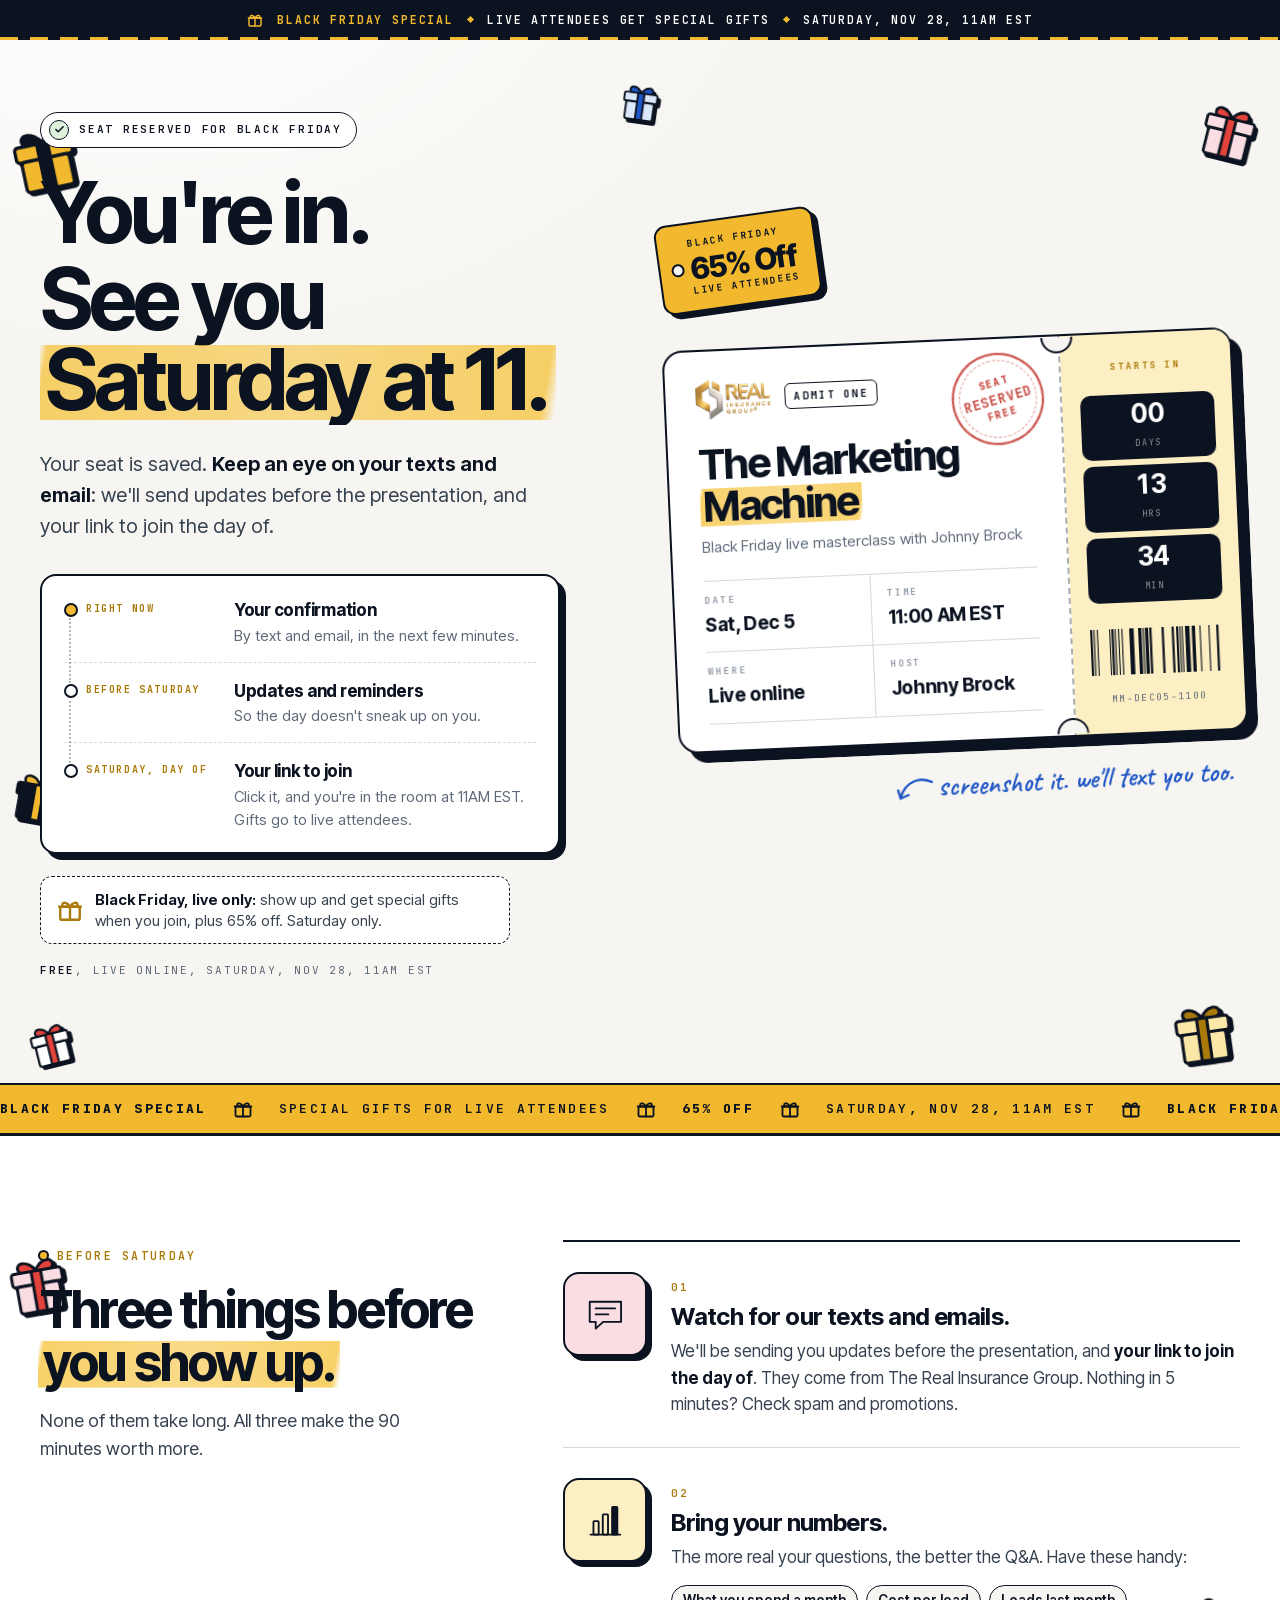
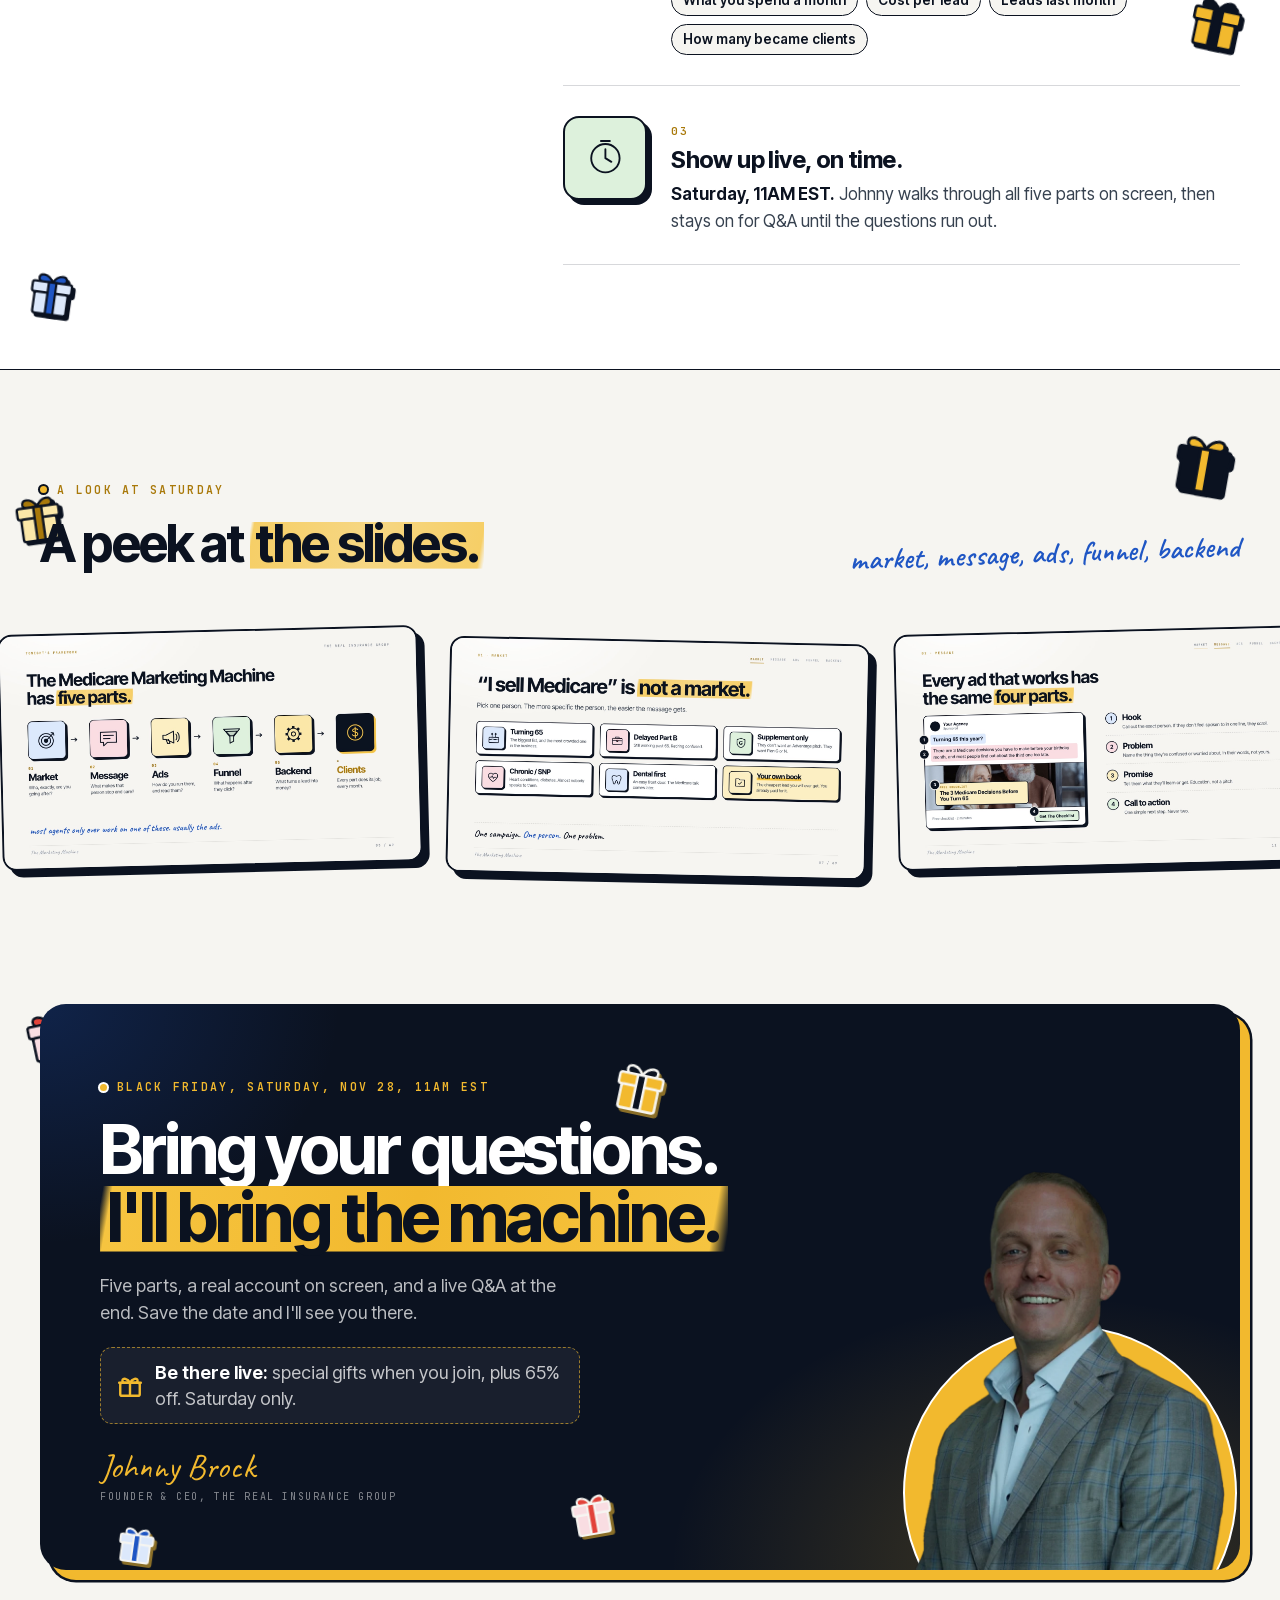
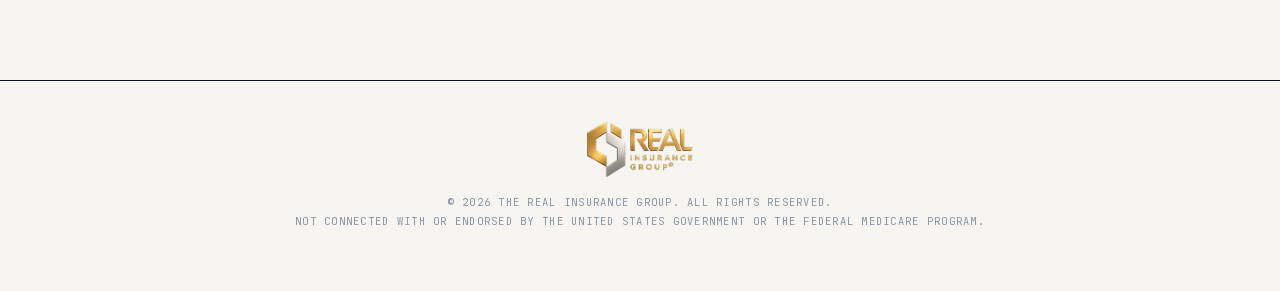
<file: thanks.html>
<!doctype html>
<html lang="en">
<head>
<meta charset="utf-8">
<meta name="viewport" content="width=device-width,initial-scale=1">
<title>You're In | The Marketing Machine, Black Friday, Saturday, Nov 28, 11AM EST</title>
<meta name="robots" content="noindex">
<link rel="preload" href="https://javmartz04-ship-it.github.io/rig-marketing-machine-optin/assets/fonts/InterTight.woff2" as="font" type="font/woff2" crossorigin>
<style>
@font-face{font-family:'Inter Tight';src:url(https://javmartz04-ship-it.github.io/rig-marketing-machine-optin/assets/fonts/InterTight.woff2) format('woff2');font-weight:100 900;font-display:swap}
@font-face{font-family:'Caveat';src:url(https://javmartz04-ship-it.github.io/rig-marketing-machine-optin/assets/fonts/Caveat.woff2) format('woff2');font-weight:400 700;font-display:swap}
@font-face{font-family:'JetBrains Mono';src:url(https://javmartz04-ship-it.github.io/rig-marketing-machine-optin/assets/fonts/JetBrainsMono.woff2) format('woff2');font-weight:100 800;font-display:swap}

/* ===== tokens: same as the opt-in (The Marketing Machine deck) ===== */
:root{
  --paper:#F6F5F1; --ink:#0B1220;
  --t1:#0B1220; --t2:#36414F; --t3:#5D6878; --t4:#8B95A3;
  --line:rgba(11,18,32,.16); --line-2:rgba(11,18,32,.09);
  --gold:#A9790A; --yellow:#F2B92E; --hl:rgba(246,196,64,.78); --pen:#1F56C4;
  --blue:#DCE8FB; --cream:#FCEFC4; --green:#DDF1DC; --pink:#F9DDE2;
  --sans:'Inter Tight',Inter,system-ui,-apple-system,sans-serif;
  --hand:'Caveat','Bradley Hand',cursive;
  --mono:'JetBrains Mono',ui-monospace,Menlo,monospace;
  --ease:cubic-bezier(.22,1,.36,1);
}
*{box-sizing:border-box;margin:0;padding:0}
html{-webkit-text-size-adjust:100%}
body{background:var(--paper);color:var(--t1);font-family:var(--sans);font-size:17px;line-height:1.55;-webkit-font-smoothing:antialiased;overflow-x:hidden}
img{display:block;max-width:100%;height:auto}
button{font:inherit;cursor:pointer;border:0;background:none;color:inherit}
a{color:inherit}
.wrap{width:min(1200px,100% - 48px);margin-inline:auto}

.k{font-family:var(--mono);font-size:11.5px;font-weight:600;letter-spacing:.2em;text-transform:uppercase;color:var(--gold);display:inline-flex;align-items:center;gap:10px}
.k::before{content:"";width:7px;height:7px;border-radius:50%;background:var(--yellow);box-shadow:0 0 0 2px var(--ink)}
em.mk{font-style:normal;padding:0 .1em;margin:0 -.04em;border-radius:.12em;-webkit-box-decoration-break:clone;box-decoration-break:clone;
  background:linear-gradient(100deg,rgba(246,196,64,0) .5%,var(--hl) 2%,rgba(246,196,64,.62) 50%,var(--hl) 97%,rgba(246,196,64,0) 99.5%) 0 62%/0% 74% no-repeat;
  transition:background-size 1.1s var(--ease) .2s}
em.mk.in{background-size:100% 74%}
.hand{font-family:var(--hand);font-weight:600;color:var(--pen);line-height:1.1}
.h2{font-weight:700;font-size:clamp(32px,4.4vw,52px);line-height:1.02;letter-spacing:-.035em;margin-top:16px}

/* buttons */
.btn{display:inline-flex;align-items:center;gap:12px;background:var(--yellow);color:var(--ink);font-weight:700;font-size:17px;letter-spacing:-.01em;text-decoration:none;
  padding:16px 18px 16px 24px;border:2.5px solid var(--ink);border-radius:14px;box-shadow:5px 5px 0 var(--ink);transition:transform .25s var(--ease),box-shadow .25s var(--ease)}
.btn .bi{width:32px;height:32px;border-radius:9px;background:var(--ink);color:var(--yellow);display:grid;place-items:center;transition:transform .35s var(--ease)}
.btn:hover{transform:translate(2px,2px);box-shadow:3px 3px 0 var(--ink)}
.btn:hover .bi{transform:rotate(-8deg) scale(1.05)}
.btn:active{transform:translate(5px,5px);box-shadow:0 0 0 var(--ink)}
.btn.ghost{background:#fff}
.btn.ghost .bi{background:var(--paper);color:var(--ink);border:1.5px solid var(--ink)}
.btn:focus-visible{outline:3px solid var(--pen);outline-offset:4px}
.risk{font-family:var(--mono);font-size:11px;letter-spacing:.16em;text-transform:uppercase;color:var(--t3);margin-top:18px}
.risk b{color:var(--t1);font-weight:600}

/* reveal */
.rv{opacity:0;transform:translateY(20px);filter:blur(6px);transition:opacity .9s var(--ease),transform .9s var(--ease),filter .9s var(--ease)}
.rv.in{opacity:1;transform:none;filter:none}
.d1{transition-delay:.08s}.d2{transition-delay:.16s}.d3{transition-delay:.24s}

/* ===== hero ===== */
.hero{position:relative;padding:72px 0 104px}
.hero::before{content:"";position:absolute;inset:0;pointer-events:none;background:radial-gradient(1100px 700px at 10% -10%,#fff,transparent 62%)}
.hero .wrap{position:relative;display:grid;grid-template-columns:1fr 1.02fr;gap:72px;align-items:center}
.ok{display:inline-flex;align-items:center;gap:10px;background:#fff;border:1.5px solid var(--ink);border-radius:999px;padding:7px 14px 7px 8px;
  font-family:var(--mono);font-size:11px;letter-spacing:.16em;text-transform:uppercase;font-weight:600}
.ok i{width:20px;height:20px;border-radius:50%;background:var(--green);border:1.5px solid var(--ink);display:grid;place-items:center}
.ok i svg{width:11px;height:11px;fill:none;stroke:var(--ink);stroke-width:3.4;stroke-linecap:round;stroke-linejoin:round}
.h1{font-weight:700;font-size:clamp(46px,6.6vw,88px);line-height:.96;letter-spacing:-.045em;margin-top:24px}
.h1 .ln{display:block;overflow:hidden;padding-bottom:.06em}
.h1 .ln>span{display:inline-block;transform:translateY(105%);transition:transform 1.1s var(--ease)}
.go .h1 .ln>span{transform:none}
.go .h1 .ln:nth-child(2)>span{transition-delay:.1s}
.hero .sub{font-size:20px;color:var(--t2);max-width:500px;margin-top:24px}
.hero .sub b{color:var(--t1);font-weight:650}
.next{list-style:none;margin-top:32px;max-width:520px;background:#fff;border:2.5px solid var(--ink);border-radius:16px;box-shadow:6px 6px 0 var(--ink);padding:6px 22px}
.next li{position:relative;display:grid;grid-template-columns:132px 1fr;column-gap:16px;padding:15px 0 15px 22px;border-bottom:1.5px dashed var(--line)}
.next li:last-child{border-bottom:0}
.next li::before{content:"";position:absolute;left:0;top:21px;width:10px;height:10px;border-radius:50%;background:#fff;border:2px solid var(--ink)}
.next li:first-child::before{background:var(--yellow)}
.next li::after{content:"";position:absolute;left:5px;top:33px;bottom:-21px;width:0;border-left:2px dotted rgba(11,18,32,.3)}
.next li:last-child::after{display:none}
.next span{grid-row:1/3;font-family:var(--mono);font-size:10px;letter-spacing:.16em;text-transform:uppercase;color:var(--gold);font-weight:700;padding-top:4px}
.next b{font-size:17px;font-weight:700;letter-spacing:-.015em}
.next em{font-style:normal;color:var(--t3);font-size:15px}

/* the ticket */
.tix{position:relative;padding:20px 0 30px}
.ticket{position:relative;display:grid;grid-template-columns:1fr 170px;background:#fff;border:2.5px solid var(--ink);border-radius:20px;box-shadow:10px 10px 0 var(--ink);
  transform:rotate(-2.5deg);transition:transform .6s var(--ease)}
.tix:hover .ticket{transform:rotate(-1deg) translateY(-4px)}
.ticket::before,.ticket::after{content:"";position:absolute;right:157px;width:28px;height:28px;border-radius:50%;background:var(--paper);border:2.5px solid var(--ink);z-index:2}
.ticket::before{top:-15px;clip-path:inset(50% 0 0 0)}
.ticket::after{bottom:-15px;clip-path:inset(0 0 50% 0)}
.t-main{padding:28px 30px 26px;border-right:2.5px dashed rgba(11,18,32,.35);position:relative;overflow:hidden}
.t-top{display:flex;align-items:center;gap:14px}
.t-top img{height:40px;width:auto}
.t-top span{font-family:var(--mono);font-size:10.5px;letter-spacing:.22em;text-transform:uppercase;font-weight:700;border:1.5px solid var(--ink);border-radius:6px;padding:4px 8px}
.t-name{font-size:clamp(30px,3.3vw,42px);font-weight:700;letter-spacing:-.04em;line-height:1;margin-top:24px}
.t-name em{font-style:normal;background:linear-gradient(100deg,rgba(246,196,64,0) .5%,var(--hl) 2%,rgba(246,196,64,.62) 50%,var(--hl) 97%,rgba(246,196,64,0) 99.5%) 0 62%/100% 74% no-repeat;padding:0 .08em}
.t-by{color:var(--t3);font-size:15px;margin-top:8px}
.t-fields{display:grid;grid-template-columns:1fr 1fr;margin-top:22px;border-top:1.5px solid var(--line)}
.t-fields div{padding:12px 0;border-bottom:1.5px solid var(--line)}
.t-fields div:nth-child(odd){padding-right:14px;border-right:1.5px solid var(--line)}
.t-fields div:nth-child(even){padding-left:16px}
.t-fields small{display:block;font-family:var(--mono);font-size:9.5px;letter-spacing:.2em;text-transform:uppercase;color:var(--t4);font-weight:600}
.t-fields b{display:block;font-size:19px;font-weight:700;letter-spacing:-.02em;margin-top:2px}
.stamp{position:absolute;right:16px;top:14px;width:92px;height:92px;border-radius:50%;border:2.5px solid #C2362E;color:#C2362E;display:grid;place-items:center;text-align:center;
  font-family:var(--mono);font-size:10px;letter-spacing:.16em;text-transform:uppercase;font-weight:800;line-height:1.35;transform:rotate(-14deg) scale(1.6);opacity:0;
  transition:transform .5s cubic-bezier(.34,1.56,.64,1) .9s,opacity .2s ease .9s;mix-blend-mode:multiply}
.stamp::before{content:"";position:absolute;inset:5px;border-radius:50%;border:1.5px dashed rgba(194,54,46,.7)}
.go .stamp{transform:rotate(-14deg) scale(1);opacity:.9}
.stamp b{display:block;font-size:13.5px;letter-spacing:.06em}
.t-stub{padding:26px 18px;display:flex;flex-direction:column;align-items:center;justify-content:space-between;background:var(--cream);border-radius:0 17px 17px 0;text-align:center}
.t-stub .lab{font-family:var(--mono);font-size:9.5px;letter-spacing:.2em;text-transform:uppercase;color:var(--gold);font-weight:700}
.cd{display:grid;gap:6px;width:100%;margin-top:10px}
.cd div{background:var(--ink);color:#fff;border-radius:10px;padding:7px 0 6px}
.cd b{display:block;font-size:26px;font-weight:700;letter-spacing:-.03em;line-height:1;font-variant-numeric:tabular-nums}
.cd small{font-family:var(--mono);font-size:8.5px;letter-spacing:.2em;text-transform:uppercase;color:rgba(255,255,255,.55)}
.live-now{display:none;background:#C2362E;color:#fff;border-radius:10px;padding:10px 6px;font-weight:700;font-size:15px;margin-top:10px}
.is-live .cd{display:none}.is-live .live-now{display:block}
.bars{width:100%;height:46px;margin-top:16px}
.t-stub .no{font-family:var(--mono);font-size:9.5px;letter-spacing:.14em;color:var(--t3);margin-top:6px}
.tix .note{position:absolute;right:6px;bottom:-26px;font-size:28px;transform:rotate(-3deg)}
.tix .note svg{display:inline-block;vertical-align:middle;width:40px;height:28px;margin-right:4px;stroke:var(--pen);fill:none;stroke-width:2.4;stroke-linecap:round}

/* ===== next steps ===== */
.sec{padding:104px 0}
.steps{background:#fff;border-top:1.5px solid var(--ink);border-bottom:1.5px solid var(--ink)}
.steps .grid{display:grid;grid-template-columns:.8fr 1.2fr;gap:72px;align-items:start}
.steps .lede{color:var(--t2);font-size:18px;margin-top:18px;max-width:380px}
.rows{border-top:2px solid var(--ink)}
.row{display:grid;grid-template-columns:84px 1fr;gap:24px;padding:30px 0;border-bottom:1.5px solid var(--line);align-items:start}
.tile{width:84px;height:84px;border:2.5px solid var(--ink);border-radius:16px;box-shadow:5px 5px 0 var(--ink);display:grid;place-items:center;background:#fff;transition:transform .35s var(--ease),box-shadow .35s var(--ease)}
.row:hover .tile{transform:translate(-2px,-2px) rotate(-3deg);box-shadow:7px 7px 0 var(--ink)}
.tile svg{width:56%;height:56%;fill:none;stroke:var(--ink);stroke-width:5;stroke-linecap:round;stroke-linejoin:round}
.tile svg .f{fill:var(--ink)}
.tile.blue{background:var(--blue)}.tile.pink{background:var(--pink)}.tile.yellow{background:var(--cream)}.tile.green{background:var(--green)}
.row .n{font-family:var(--mono);font-size:11px;font-weight:600;letter-spacing:.14em;color:var(--gold)}
.row h3{font-size:24px;font-weight:700;letter-spacing:-.025em;line-height:1.15;margin-top:4px}
.row p{color:var(--t2);margin-top:8px}
.row p b{color:var(--t1);font-weight:650}
.chips{display:flex;flex-wrap:wrap;gap:8px;margin-top:14px}
.chips span{font-size:13.5px;font-weight:600;background:var(--paper);border:1.5px solid var(--ink);border-radius:999px;padding:4px 11px}

/* ===== filmstrip ===== */
.film{padding:104px 0 96px;overflow:hidden}
.film .head{display:flex;justify-content:space-between;align-items:end;gap:32px;flex-wrap:wrap}
.film .head .hand{font-size:30px;transform:rotate(-2deg)}
.strip{margin-top:52px;display:flex;gap:28px;width:max-content;animation:roll 40s linear infinite;padding:8px 0 18px}
.film:hover .strip{animation-play-state:paused}
@keyframes roll{to{transform:translateX(calc(-50% - 14px))}}
.strip .s{width:420px;flex:none;border:2.5px solid var(--ink);border-radius:14px;overflow:hidden;box-shadow:7px 7px 0 var(--ink);background:#fff;aspect-ratio:16/9}
.strip .s:nth-child(odd){transform:rotate(-1.4deg)}
.strip .s:nth-child(even){transform:rotate(1.2deg) translateY(10px)}
.strip .s img{width:100%;height:100%;object-fit:cover}

/* ===== sign-off ===== */
.bye{padding:24px 0 110px}
.bye .box{position:relative;background:var(--ink);color:#fff;border-radius:26px;box-shadow:10px 10px 0 var(--yellow),10px 10px 0 2.5px var(--ink);
  display:grid;grid-template-columns:1fr 340px;align-items:end;overflow:hidden;min-height:400px}
.bye .box::before{content:"";position:absolute;inset:0;background:radial-gradient(600px 420px at 85% 100%,rgba(242,185,46,.22),transparent 65%),radial-gradient(500px 400px at 0% 0%,rgba(31,86,196,.25),transparent 60%);pointer-events:none}
.bye .txt{position:relative;padding:68px 60px}
.bye .k{color:var(--yellow)}
.bye .k::before{box-shadow:0 0 0 2px #fff}
.bye h2{font-size:clamp(40px,5.4vw,70px);font-weight:700;letter-spacing:-.045em;line-height:.98;margin-top:18px}
.bye h2 em{font-style:normal;color:var(--ink);padding:0 .1em;background:linear-gradient(100deg,rgba(246,196,64,0) .5%,#F6C440 2%,#F2B92E 50%,#F6C440 97%,rgba(246,196,64,0) 99.5%) 0 62%/100% 78% no-repeat}
.bye p{color:rgba(255,255,255,.72);font-size:18px;margin-top:20px;max-width:480px}
.bye .sig{font-family:var(--hand);font-size:34px;color:var(--yellow);margin-top:26px;line-height:1}
.bye .sig small{display:block;font-family:var(--mono);font-size:10px;letter-spacing:.16em;text-transform:uppercase;color:rgba(255,255,255,.5);margin-top:8px}
.bye .jb{position:relative;align-self:end;height:100%;display:flex;align-items:flex-end;justify-content:center}
.bye .jb::before{content:"";position:absolute;bottom:-90px;left:50%;width:330px;height:330px;transform:translateX(-50%);border-radius:50%;background:var(--yellow);border:2.5px solid #fff}
.bye .jb img{position:relative;width:310px;max-width:none}

footer{border-top:1.5px solid var(--ink);padding:40px 0 60px;text-align:center}
footer img{height:56px;width:auto;margin:0 auto}
footer p{font-family:var(--mono);font-size:10.5px;letter-spacing:.12em;text-transform:uppercase;color:var(--t4);margin-top:16px;line-height:1.8}

/* ===== responsive ===== */
@media (max-width:1080px){
  .hero .wrap{grid-template-columns:1fr;gap:56px}
  .tix{max-width:620px}
  .steps .grid{grid-template-columns:1fr;gap:44px}
  .bye .box{grid-template-columns:1fr 260px}
  .bye .jb img{width:250px}
  .bye .jb::before{width:260px;height:260px}
}
@media (max-width:720px){
  body{font-size:16px}
  .wrap{width:calc(100% - 32px)}
  .hero{padding:36px 0 80px}
  .hero .sub{font-size:18px}
  .next{padding:4px 16px}
  .next li{grid-template-columns:1fr;padding-left:20px}
  .next span{grid-row:auto;padding-top:0}
  .ticket{grid-template-columns:1fr 104px;transform:rotate(-1.5deg)}
  .ticket::before,.ticket::after{right:91px;width:24px;height:24px}
  .ticket::before{top:-13px}.ticket::after{bottom:-13px}
  .t-main{padding:20px 16px 18px}
  .t-top img{height:30px}
  .t-top span{font-size:9px;padding:3px 6px;letter-spacing:.16em}
  .t-name{font-size:26px;margin-top:16px}
  .t-by{font-size:13.5px}
  .t-fields{grid-template-columns:1fr}
  .t-fields div:nth-child(odd){border-right:0;padding-right:0}
  .t-fields div:nth-child(even){padding-left:0}
  .t-fields div{padding:8px 0}
  .t-fields b{font-size:16px}
  .stamp{width:66px;height:66px;font-size:7px;right:8px;top:8px}
  .t-name{margin-top:30px}
  .t-top span{display:none}
  .stamp b{font-size:11.5px}
  .t-stub{padding:18px 8px;border-radius:0 17px 17px 0}
  .cd b{font-size:20px}
  .bars{height:34px}
  .tix .note{font-size:23px;bottom:-28px}
  .sec{padding:80px 0}
  .row{grid-template-columns:64px 1fr;gap:18px}
  .tile{width:64px;height:64px;border-radius:13px;box-shadow:4px 4px 0 var(--ink)}
  .row h3{font-size:21px}
  .film{padding:80px 0}
  .strip .s{width:290px}
  .bye{padding:8px 0 84px}
  .bye .box{grid-template-columns:1fr;border-radius:20px}
  .bye .txt{padding:48px 24px 8px}
  .bye .jb{height:300px}
  .bye .jb img{width:240px}
  .bye .jb::before{width:250px;height:250px;bottom:-70px}
}
@media (prefers-reduced-motion:reduce){
  *,*::before,*::after{transition:none!important;animation:none!important}
  .rv{opacity:1;transform:none;filter:none}
  .h1 .ln>span{transform:none}
  em.mk{background-size:100% 74%}
  .stamp{opacity:.9;transform:rotate(-14deg)}
}
/* ===== black friday ===== */
.bf{background:var(--ink);color:#fff;position:relative;z-index:5;overflow:hidden}
.bf .in{max-width:1200px;margin:0 auto;padding:11px 20px;display:flex;align-items:center;justify-content:center;gap:14px;flex-wrap:wrap;
  font-family:var(--mono);font-size:11.5px;letter-spacing:.16em;text-transform:uppercase;font-weight:600;text-align:center}
.bf .in b{color:var(--yellow);font-weight:700}
.bf .in svg{width:16px;height:16px;color:var(--yellow);flex:none}
.bf .sp{width:5px;height:5px;background:var(--yellow);transform:rotate(45deg);flex:none}
.bf::after{content:"";position:absolute;left:0;right:0;bottom:0;height:3px;background:repeating-linear-gradient(90deg,var(--yellow) 0 18px,transparent 18px 30px)}
.bftag{position:absolute;z-index:6;right:-14px;top:-18px;transform:rotate(7deg);background:var(--yellow);color:var(--ink);border:2.5px solid var(--ink);
  border-radius:12px 12px 12px 12px;box-shadow:5px 5px 0 var(--ink);padding:12px 18px 12px 30px;text-align:left;animation:sway 5s ease-in-out infinite;transform-origin:20% 0}
.bftag::before{content:"";position:absolute;left:11px;top:50%;width:9px;height:9px;margin-top:-5px;border-radius:50%;background:var(--paper);border:2px solid var(--ink)}
.bftag small{display:block;font-family:var(--mono);font-size:9.5px;letter-spacing:.18em;text-transform:uppercase;font-weight:700}
.bftag b{display:block;font-size:30px;font-weight:800;letter-spacing:-.04em;line-height:1;margin-top:3px}
@keyframes sway{0%,100%{transform:rotate(7deg)}50%{transform:rotate(4deg)}}
.gift{display:flex;align-items:center;gap:12px;margin-top:22px;max-width:470px;background:#fff;border:1.5px dashed var(--ink);border-radius:12px;padding:12px 16px;font-size:15px;color:var(--t2);line-height:1.4}
.gift svg{width:26px;height:26px;flex:none;color:var(--gold)}
.gift b{color:var(--t1);font-weight:650}
.bye .gift{background:rgba(255,255,255,.06);border-color:rgba(242,185,46,.6);color:rgba(255,255,255,.75)}
.bye .gift b{color:#fff}
.bye .gift svg{color:var(--yellow)}
@media (max-width:720px){
  .bf .in{font-size:9.5px;letter-spacing:.1em;gap:8px;padding:9px 14px}
  .bf .hide-m{display:none}
  .bftag{right:-4px;top:-14px;padding:9px 13px 9px 24px}
  .bftag::before{left:8px}
  .bftag b{font-size:22px}
}

/* ===== festive gifts ===== */
.sec,.bye,.film{position:relative}
.gifts{position:absolute;inset:0;pointer-events:none;z-index:1;overflow:hidden}
.hero>.wrap,.sec>.wrap,.film>.wrap,.bye>.wrap{position:relative;z-index:2}
.gb{position:absolute;filter:drop-shadow(3px 3px 0 var(--ink));animation:bob 6s ease-in-out infinite}
.bye .box .gifts{z-index:0}
.bye .box .gb{filter:drop-shadow(3px 3px 0 rgba(242,185,46,.55))}
.bye .box .gb svg *{stroke:#F6F5F1}
.gb svg{display:block;width:100%;height:auto;overflow:visible}
@keyframes bob{0%,100%{translate:0 0}50%{translate:0 -10px}}
.bfm{background:var(--yellow);border-top:2px solid var(--ink);border-bottom:2px solid var(--ink);overflow:hidden;white-space:nowrap}
.bfm .tr{display:inline-flex;align-items:center;gap:26px;padding:14px 0;animation:mq 38s linear infinite;
  font-family:var(--mono);font-size:13px;letter-spacing:.18em;text-transform:uppercase;font-weight:600;color:var(--ink)}
.bfm .tr b{font-weight:800}
.bfm svg{width:20px;height:20px;flex:none}
@keyframes mq{to{transform:translateX(-50%)}}
.btn:hover .bi{transform:rotate(-12deg) scale(1.08)}
@media (max-width:720px){.bf .sp{display:none}.gb.dm{display:none}.bfm .tr{font-size:11px;gap:18px;padding:11px 0}}

.bftag{right:auto;left:-18px;top:-96px;transform:rotate(-8deg);animation-name:sway2}
@keyframes sway2{0%,100%{transform:rotate(-8deg)}50%{transform:rotate(-5deg)}}
.tix{position:relative}
@media (max-width:720px){.tix{padding-top:84px}.bftag{top:-2px;left:-4px}}
.bye .gift{background:rgba(255,255,255,.06);border-color:rgba(242,185,46,.6);color:rgba(255,255,255,.75);position:relative}
.bye .gift b{color:#fff}
.bye .gift svg{color:var(--yellow)}
</style>
</head>
<body>

<div class="bf" role="note"><div class="in"><svg viewBox="0 0 24 24" fill="none" stroke="currentColor" stroke-width="2.2" stroke-linecap="round" stroke-linejoin="round"><rect x="3" y="9" width="18" height="12" rx="1.5"/><path d="M2 9h20M12 9v12M12 9c-2-4-7-5-7-2s4 2 7 2c3 0 7 1 7-2s-5-2-7 2"/></svg><span><b>Black Friday Special</b></span><span class="sp"></span><span>Live attendees get special gifts</span><span class="sp hide-m"></span><span class="hide-m">Saturday, Nov 28, 11AM EST</span></div></div>
<main>
<!-- ===== hero: confirmation + the ticket ===== -->
<section class="hero" id="hero">
  <div class="wrap">
    <div>
      <span class="ok"><i><svg viewBox="0 0 24 24"><path d="M20 6L9 17l-5-5"/></svg></i>Seat reserved for Black Friday</span>
      <h1 class="h1">
        <span class="ln"><span>You're in.</span></span>
        <span class="ln"><span>See you <em class="mk">Saturday at 11.</em></span></span>
      </h1>
      <p class="sub">Your seat is saved. <b>Keep an eye on your texts and email</b>: we'll send updates before the presentation, and your link to join the day of.</p>
      <ol class="next">
        <li><span>Right now</span><b>Your confirmation</b><em>By text and email, in the next few minutes.</em></li>
        <li><span>Before Saturday</span><b>Updates and reminders</b><em>So the day doesn't sneak up on you.</em></li>
        <li><span>Saturday, day of</span><b>Your link to join</b><em>Click it, and you're in the room at 11AM EST. Gifts go to live attendees.</em></li>
      </ol>
      <p class="gift"><svg viewBox="0 0 24 24" fill="none" stroke="currentColor" stroke-width="2.2" stroke-linecap="round" stroke-linejoin="round"><rect x="3" y="9" width="18" height="12" rx="1.5"/><path d="M2 9h20M12 9v12M12 9c-2-4-7-5-7-2s4 2 7 2c3 0 7 1 7-2s-5-2-7 2"/></svg><span><b>Black Friday, live only:</b> show up and get special gifts when you join, plus 65% off. Saturday only.</span></p>
      <p class="risk"><b>Free</b>, live online, Saturday, Nov 28, 11AM EST</p>
    </div>

    <div class="tix rv d2">
      <div class="bftag" aria-label="Black Friday, 65% off for live attendees"><small>Black Friday</small><b>65% Off</b><small>Live attendees</small></div>
      <div class="ticket" id="ticket">
        <div class="t-main">
          <div class="t-top"><img src="https://javmartz04-ship-it.github.io/rig-marketing-machine-optin/assets/rig-logo.webp" alt="Real Insurance Group" width="900" height="477"><span>Admit one</span></div>
          <p class="t-name">The Marketing <em>Machine</em></p>
          <p class="t-by">Black Friday live masterclass with Johnny Brock</p>
          <div class="t-fields">
            <div><small>Date</small><b data-date>Saturday</b></div>
            <div><small>Time</small><b>11:00 AM EST</b></div>
            <div><small>Where</small><b>Live online</b></div>
            <div><small>Host</small><b>Johnny Brock</b></div>
          </div>
          <div class="stamp" aria-hidden="true"><span>Seat<b>Reserved</b>Free</span></div>
        </div>
        <div class="t-stub" id="stub">
          <span class="lab">Starts in</span>
          <div class="cd">
            <div><b data-d>00</b><small>Days</small></div>
            <div><b data-h>00</b><small>Hrs</small></div>
            <div><b data-m>00</b><small>Min</small></div>
          </div>
          <div class="live-now">We're live</div>
          <svg class="bars" viewBox="0 0 120 46" preserveAspectRatio="none" aria-hidden="true" id="bars"></svg>
          <span class="no" data-no>MM-SAT-1100</span>
        </div>
      </div>
      <p class="note hand"><svg viewBox="0 0 40 28"><path d="M38 6C26 0 12 4 6 20M14 18l-8 3-2-8"/></svg>screenshot it. we'll text you too.</p>
    </div>
  </div>
</section>

<div class="bfm" aria-label="Black Friday special: special gifts and 65% off for live attendees, Saturday, Nov 28, 11AM EST"><div class="tr" aria-hidden="true"><span><b>Black Friday Special</b></span><svg viewBox="0 0 24 24" fill="none" stroke="currentColor" stroke-width="2.2" stroke-linecap="round" stroke-linejoin="round"><rect x="3" y="9" width="18" height="12" rx="1.5"/><path d="M2 9h20M12 9v12M12 9c-2-4-7-5-7-2s4 2 7 2c3 0 7 1 7-2s-5-2-7 2"/></svg><span>Special gifts for live attendees</span><svg viewBox="0 0 24 24" fill="none" stroke="currentColor" stroke-width="2.2" stroke-linecap="round" stroke-linejoin="round"><rect x="3" y="9" width="18" height="12" rx="1.5"/><path d="M2 9h20M12 9v12M12 9c-2-4-7-5-7-2s4 2 7 2c3 0 7 1 7-2s-5-2-7 2"/></svg><span><b>65% Off</b></span><svg viewBox="0 0 24 24" fill="none" stroke="currentColor" stroke-width="2.2" stroke-linecap="round" stroke-linejoin="round"><rect x="3" y="9" width="18" height="12" rx="1.5"/><path d="M2 9h20M12 9v12M12 9c-2-4-7-5-7-2s4 2 7 2c3 0 7 1 7-2s-5-2-7 2"/></svg><span>Saturday, Nov 28, 11AM EST</span><svg viewBox="0 0 24 24" fill="none" stroke="currentColor" stroke-width="2.2" stroke-linecap="round" stroke-linejoin="round"><rect x="3" y="9" width="18" height="12" rx="1.5"/><path d="M2 9h20M12 9v12M12 9c-2-4-7-5-7-2s4 2 7 2c3 0 7 1 7-2s-5-2-7 2"/></svg><span><b>Black Friday Special</b></span><svg viewBox="0 0 24 24" fill="none" stroke="currentColor" stroke-width="2.2" stroke-linecap="round" stroke-linejoin="round"><rect x="3" y="9" width="18" height="12" rx="1.5"/><path d="M2 9h20M12 9v12M12 9c-2-4-7-5-7-2s4 2 7 2c3 0 7 1 7-2s-5-2-7 2"/></svg><span>Special gifts for live attendees</span><svg viewBox="0 0 24 24" fill="none" stroke="currentColor" stroke-width="2.2" stroke-linecap="round" stroke-linejoin="round"><rect x="3" y="9" width="18" height="12" rx="1.5"/><path d="M2 9h20M12 9v12M12 9c-2-4-7-5-7-2s4 2 7 2c3 0 7 1 7-2s-5-2-7 2"/></svg><span><b>65% Off</b></span><svg viewBox="0 0 24 24" fill="none" stroke="currentColor" stroke-width="2.2" stroke-linecap="round" stroke-linejoin="round"><rect x="3" y="9" width="18" height="12" rx="1.5"/><path d="M2 9h20M12 9v12M12 9c-2-4-7-5-7-2s4 2 7 2c3 0 7 1 7-2s-5-2-7 2"/></svg><span>Saturday, Nov 28, 11AM EST</span><svg viewBox="0 0 24 24" fill="none" stroke="currentColor" stroke-width="2.2" stroke-linecap="round" stroke-linejoin="round"><rect x="3" y="9" width="18" height="12" rx="1.5"/><path d="M2 9h20M12 9v12M12 9c-2-4-7-5-7-2s4 2 7 2c3 0 7 1 7-2s-5-2-7 2"/></svg><span><b>Black Friday Special</b></span><svg viewBox="0 0 24 24" fill="none" stroke="currentColor" stroke-width="2.2" stroke-linecap="round" stroke-linejoin="round"><rect x="3" y="9" width="18" height="12" rx="1.5"/><path d="M2 9h20M12 9v12M12 9c-2-4-7-5-7-2s4 2 7 2c3 0 7 1 7-2s-5-2-7 2"/></svg><span>Special gifts for live attendees</span><svg viewBox="0 0 24 24" fill="none" stroke="currentColor" stroke-width="2.2" stroke-linecap="round" stroke-linejoin="round"><rect x="3" y="9" width="18" height="12" rx="1.5"/><path d="M2 9h20M12 9v12M12 9c-2-4-7-5-7-2s4 2 7 2c3 0 7 1 7-2s-5-2-7 2"/></svg><span><b>65% Off</b></span><svg viewBox="0 0 24 24" fill="none" stroke="currentColor" stroke-width="2.2" stroke-linecap="round" stroke-linejoin="round"><rect x="3" y="9" width="18" height="12" rx="1.5"/><path d="M2 9h20M12 9v12M12 9c-2-4-7-5-7-2s4 2 7 2c3 0 7 1 7-2s-5-2-7 2"/></svg><span>Saturday, Nov 28, 11AM EST</span><svg viewBox="0 0 24 24" fill="none" stroke="currentColor" stroke-width="2.2" stroke-linecap="round" stroke-linejoin="round"><rect x="3" y="9" width="18" height="12" rx="1.5"/><path d="M2 9h20M12 9v12M12 9c-2-4-7-5-7-2s4 2 7 2c3 0 7 1 7-2s-5-2-7 2"/></svg><span><b>Black Friday Special</b></span><svg viewBox="0 0 24 24" fill="none" stroke="currentColor" stroke-width="2.2" stroke-linecap="round" stroke-linejoin="round"><rect x="3" y="9" width="18" height="12" rx="1.5"/><path d="M2 9h20M12 9v12M12 9c-2-4-7-5-7-2s4 2 7 2c3 0 7 1 7-2s-5-2-7 2"/></svg><span>Special gifts for live attendees</span><svg viewBox="0 0 24 24" fill="none" stroke="currentColor" stroke-width="2.2" stroke-linecap="round" stroke-linejoin="round"><rect x="3" y="9" width="18" height="12" rx="1.5"/><path d="M2 9h20M12 9v12M12 9c-2-4-7-5-7-2s4 2 7 2c3 0 7 1 7-2s-5-2-7 2"/></svg><span><b>65% Off</b></span><svg viewBox="0 0 24 24" fill="none" stroke="currentColor" stroke-width="2.2" stroke-linecap="round" stroke-linejoin="round"><rect x="3" y="9" width="18" height="12" rx="1.5"/><path d="M2 9h20M12 9v12M12 9c-2-4-7-5-7-2s4 2 7 2c3 0 7 1 7-2s-5-2-7 2"/></svg><span>Saturday, Nov 28, 11AM EST</span><svg viewBox="0 0 24 24" fill="none" stroke="currentColor" stroke-width="2.2" stroke-linecap="round" stroke-linejoin="round"><rect x="3" y="9" width="18" height="12" rx="1.5"/><path d="M2 9h20M12 9v12M12 9c-2-4-7-5-7-2s4 2 7 2c3 0 7 1 7-2s-5-2-7 2"/></svg></div></div>
<!-- ===== before Saturday ===== -->
<section class="sec steps">
  <div class="wrap grid">
    <div>
      <span class="k rv">Before Saturday</span>
      <h2 class="h2 rv d1">Three things before <em class="mk">you show up.</em></h2>
      <p class="lede rv d2">None of them take long. All three make the 90 minutes worth more.</p>
    </div>
    <div class="rows">
      <div class="row rv">
        <div class="tile pink"><svg viewBox="0 0 120 120"><path d="M18 26h84v54H54L34 98V80H18z"/><path d="M34 44h52M34 60h34"/></svg></div>
        <div><span class="n">01</span><h3>Watch for our texts and emails.</h3><p>We'll be sending you updates before the presentation, and <b>your link to join the day of</b>. They come from The Real Insurance Group. Nothing in 5 minutes? Check spam and promotions.</p></div>
      </div>
      <div class="row rv d1">
        <div class="tile yellow"><svg viewBox="0 0 120 120"><path d="M20 98h80"/><rect x="28" y="62" width="14" height="36" rx="2"/><rect x="53" y="44" width="14" height="54" rx="2"/><rect x="78" y="24" width="14" height="74" rx="2" class="f"/></svg></div>
        <div><span class="n">02</span><h3>Bring your numbers.</h3><p>The more real your questions, the better the Q&amp;A. Have these handy:</p>
          <div class="chips"><span>What you spend a month</span><span>Cost per lead</span><span>Leads last month</span><span>How many became clients</span></div></div>
      </div>
      <div class="row rv d2">
        <div class="tile green"><svg viewBox="0 0 120 120"><circle cx="60" cy="62" r="38"/><path d="M60 38v24l16 10"/><path d="M48 16h24"/></svg></div>
        <div><span class="n">03</span><h3>Show up live, on time.</h3><p><b>Saturday, 11AM EST.</b> Johnny walks through all five parts on screen, then stays on for Q&amp;A until the questions run out.</p></div>
      </div>
    </div>
  </div>
</section>

<!-- ===== what's on the screen ===== -->
<section class="film" aria-label="Slides from Saturday's masterclass">
  <div class="wrap head">
    <div>
      <span class="k rv">A look at Saturday</span>
      <h2 class="h2 rv d1">A peek at <em class="mk">the slides.</em></h2>
    </div>
    <p class="hand rv d2">market, message, ads, funnel, backend</p>
  </div>
  <div class="strip" id="strip">
    <div class="s"><img src="https://javmartz04-ship-it.github.io/rig-marketing-machine-optin/assets/slides/s05.jpg" alt="Slide: the Medicare Marketing Machine has five parts" width="1600" height="900"></div>
    <div class="s"><img src="https://javmartz04-ship-it.github.io/rig-marketing-machine-optin/assets/slides/s07.jpg" alt="Slide: I sell Medicare is not a market" width="1600" height="900"></div>
    <div class="s"><img src="https://javmartz04-ship-it.github.io/rig-marketing-machine-optin/assets/slides/s11.jpg" alt="Slide: every ad that works has the same four parts" width="1600" height="900"></div>
  </div>
</section>

<!-- ===== sign-off ===== -->
<section class="bye">
  <div class="wrap">
    <div class="box rv">
      <div class="txt">
        <span class="k">Black Friday, Saturday, Nov 28, 11AM EST</span>
        <h2>Bring your questions.<br><em>I'll bring the machine.</em></h2>
        <p>Five parts, a real account on screen, and a live Q&amp;A at the end. Save the date and I'll see you there.</p>
        <p class="gift"><svg viewBox="0 0 24 24" fill="none" stroke="currentColor" stroke-width="2.2" stroke-linecap="round" stroke-linejoin="round"><rect x="3" y="9" width="18" height="12" rx="1.5"/><path d="M2 9h20M12 9v12M12 9c-2-4-7-5-7-2s4 2 7 2c3 0 7 1 7-2s-5-2-7 2"/></svg><span><b>Be there live:</b> special gifts when you join, plus 65% off. Saturday only.</span></p>
        <p class="sig">Johnny Brock<small>Founder &amp; CEO, The Real Insurance Group</small></p>
      </div>
      <div class="jb"><img src="https://javmartz04-ship-it.github.io/rig-marketing-machine-optin/assets/johnny-main.webp" alt="Johnny Brock" width="640" height="824"></div>
    </div>
  </div>
</section>
</main>

<footer>
  <div class="wrap">
    <img src="https://javmartz04-ship-it.github.io/rig-marketing-machine-optin/assets/rig-logo.webp" alt="Real Insurance Group" width="900" height="477">
    <p>&copy; 2026 The Real Insurance Group. All rights reserved.<br>Not connected with or endorsed by the United States government or the federal Medicare program.</p>
  </div>
</footer>

<script>
/* ============ EVENT: every Saturday, 11:00am America/New_York, ~90 min ============ */
const EVENT = { weekday:6, hour:11, min:0, runMinutes:90 };
/* ================================================================================== */

const reduced = matchMedia('(prefers-reduced-motion: reduce)').matches;

function etParts(d){
  return Object.fromEntries(new Intl.DateTimeFormat('en-US',{timeZone:'America/New_York',hour12:false,weekday:'short',
    year:'numeric',month:'2-digit',day:'2-digit',hour:'2-digit',minute:'2-digit',second:'2-digit'}).formatToParts(d).map(x=>[x.type,x.value]));
}
function etOffsetMin(d){
  const p = etParts(d);
  return (Date.UTC(+p.year,+p.month-1,+p.day,p.hour==='24'?0:+p.hour,+p.minute,+p.second) - d.getTime())/60000;
}
function nextStart(now){
  const p = etParts(now);
  const wd = ['Sun','Mon','Tue','Wed','Thu','Fri','Sat'].indexOf(p.weekday);
  for(let add=0; add<=7; add++){
    if((wd+add)%7 !== EVENT.weekday) continue;
    const guess = Date.UTC(+p.year,+p.month-1,+p.day+add,EVENT.hour,EVENT.min);
    const t = guess - etOffsetMin(new Date(guess))*60000;
    if(t + EVENT.runMinutes*60000 > now.getTime()) return t;
  }
}
const START = nextStart(new Date());
const pad = n => String(n).padStart(2,'0');

/* date on the ticket + ticket number */
const dParts = new Intl.DateTimeFormat('en-US',{timeZone:'America/New_York',weekday:'short',month:'short',day:'numeric'}).formatToParts(new Date(START));
const g = t => dParts.find(x=>x.type===t).value;
document.querySelector('[data-date]').textContent = `${g('weekday')}, ${g('month')} ${g('day')}`;
document.querySelector('[data-no]').textContent = `MM-${g('month').toUpperCase()}${pad(g('day'))}-1100`;

/* countdown on the stub */
const stub = document.getElementById('stub');
function tick(){
  const ms = START - Date.now();
  if(ms <= 0){ stub.classList.add('is-live'); return; }
  const s = Math.floor(ms/1000);
  stub.querySelector('[data-d]').textContent = pad(Math.floor(s/86400));
  stub.querySelector('[data-h]').textContent = pad(Math.floor(s%86400/3600));
  stub.querySelector('[data-m]').textContent = pad(Math.floor(s%3600/60));
}
tick(); setInterval(tick, 1000);

/* stub barcode: deterministic stripes */
(function(){
  const svg = document.getElementById('bars'); let x = 0, seed = 7, out = '';
  const rnd = ()=>{ seed = (seed*9301+49297)%233280; return seed/233280; };
  while(x < 120){ const w = 1 + Math.floor(rnd()*3.2); if(rnd() > .35) out += `<rect x="${x}" y="0" width="${w}" height="46" fill="#0B1220"/>`; x += w + 1 + Math.floor(rnd()*2); }
  svg.innerHTML = out;
})();

/* filmstrip: duplicate once for a seamless loop */
const strip = document.getElementById('strip');
const one = strip.innerHTML.replace(/alt="[^"]*"/g,'alt="" aria-hidden="true"');
strip.innerHTML += one + one + one;

/* entrance + reveals */
requestAnimationFrame(()=>requestAnimationFrame(()=>{
  document.getElementById('hero').classList.add('go');
  setTimeout(()=>document.querySelector('.h1 em.mk').classList.add('in'), 450);
}));
const io = new IntersectionObserver(es=>es.forEach(e=>{
  if(!e.isIntersecting) return;
  e.target.classList.add('in');
  e.target.querySelectorAll('em.mk').forEach(m=>m.classList.add('in'));
  io.unobserve(e.target);
}),{threshold:.18});
document.querySelectorAll('.rv').forEach(el=>io.observe(el));
document.querySelectorAll('.k.rv + .h2 em.mk').forEach(m=>io.observe(m.closest('.h2')));
/* ---------- festive gift boxes (decoration only) ---------- */
(function(){
  const C={y:['#F2B92E','#0B1220'],k:['#0B1220','#F2B92E'],p:['#F9DDE2','#E2433A'],b:['#DCE8FB','#1F56C4'],g:['#FBE7A8','#A9790A'],w:['#FFFFFF','#E2433A']};
  const box=(c)=>{const [f,r]=C[c];return '<svg viewBox="0 0 64 64"><path d="M32 18c-6-12-20-12-18-3 2 7 18 3 18 3s16 4 18-3c2-9-12-9-18 3z" fill="'+r+'" stroke="#0B1220" stroke-width="3" stroke-linejoin="round"/><rect x="6" y="18" width="52" height="14" rx="3" fill="'+f+'" stroke="#0B1220" stroke-width="3"/><rect x="10" y="32" width="44" height="28" rx="3" fill="'+f+'" stroke="#0B1220" stroke-width="3"/><path d="M27 18h10v42H27z" fill="'+r+'" stroke="#0B1220" stroke-width="3"/></svg>'};
  // [selector, x(% from left), y(% from top), size px, color, rotate deg, desktop-only]
  const P={
    '.hero':[[3.5,8,52,'y',-12,1],[96,6,44,'p',14,1],[50,4,30,'b',8,1],[3,70,40,'k',10,1],[94,92,48,'g',-8,0],[4,94,34,'w',-14,0]],
    '.steps':[[3,14,46,'p',-10,1],[95,55,42,'y',12,1],[4,88,36,'b',8,1]],
    '.film':[[94,10,48,'k',10,1],[3,20,38,'g',-8,1]],
    '.bye':[[4,4,40,'p',-12,1],[95,8,50,'y',10,0]],
    '.bye .box':[[50,10,40,'y',12,1],[46,86,34,'p',-10,1],[8,92,30,'b',8,0]]
  };
  let i=0;
  for(const sel in P){const el=document.querySelector(sel);if(!el)continue;
    const w=document.createElement('div');w.className='gifts';w.setAttribute('aria-hidden','true');
    for(const [x,y,sz,c,r,dm] of P[sel]){const g=document.createElement('span');g.className='gb'+(dm?' dm':'');
      const s=(innerWidth<720?.75:1.35)*sz;
      g.style.cssText='left:calc('+x+'% - '+s/2+'px);top:'+y+'%;width:'+s+'px;rotate:'+r+'deg;animation-delay:-'+(i++*0.9)+'s';
      g.innerHTML=box(c);w.appendChild(g)}
    el.prepend(w)}
})();
</script>
</body>
</html>
</file>
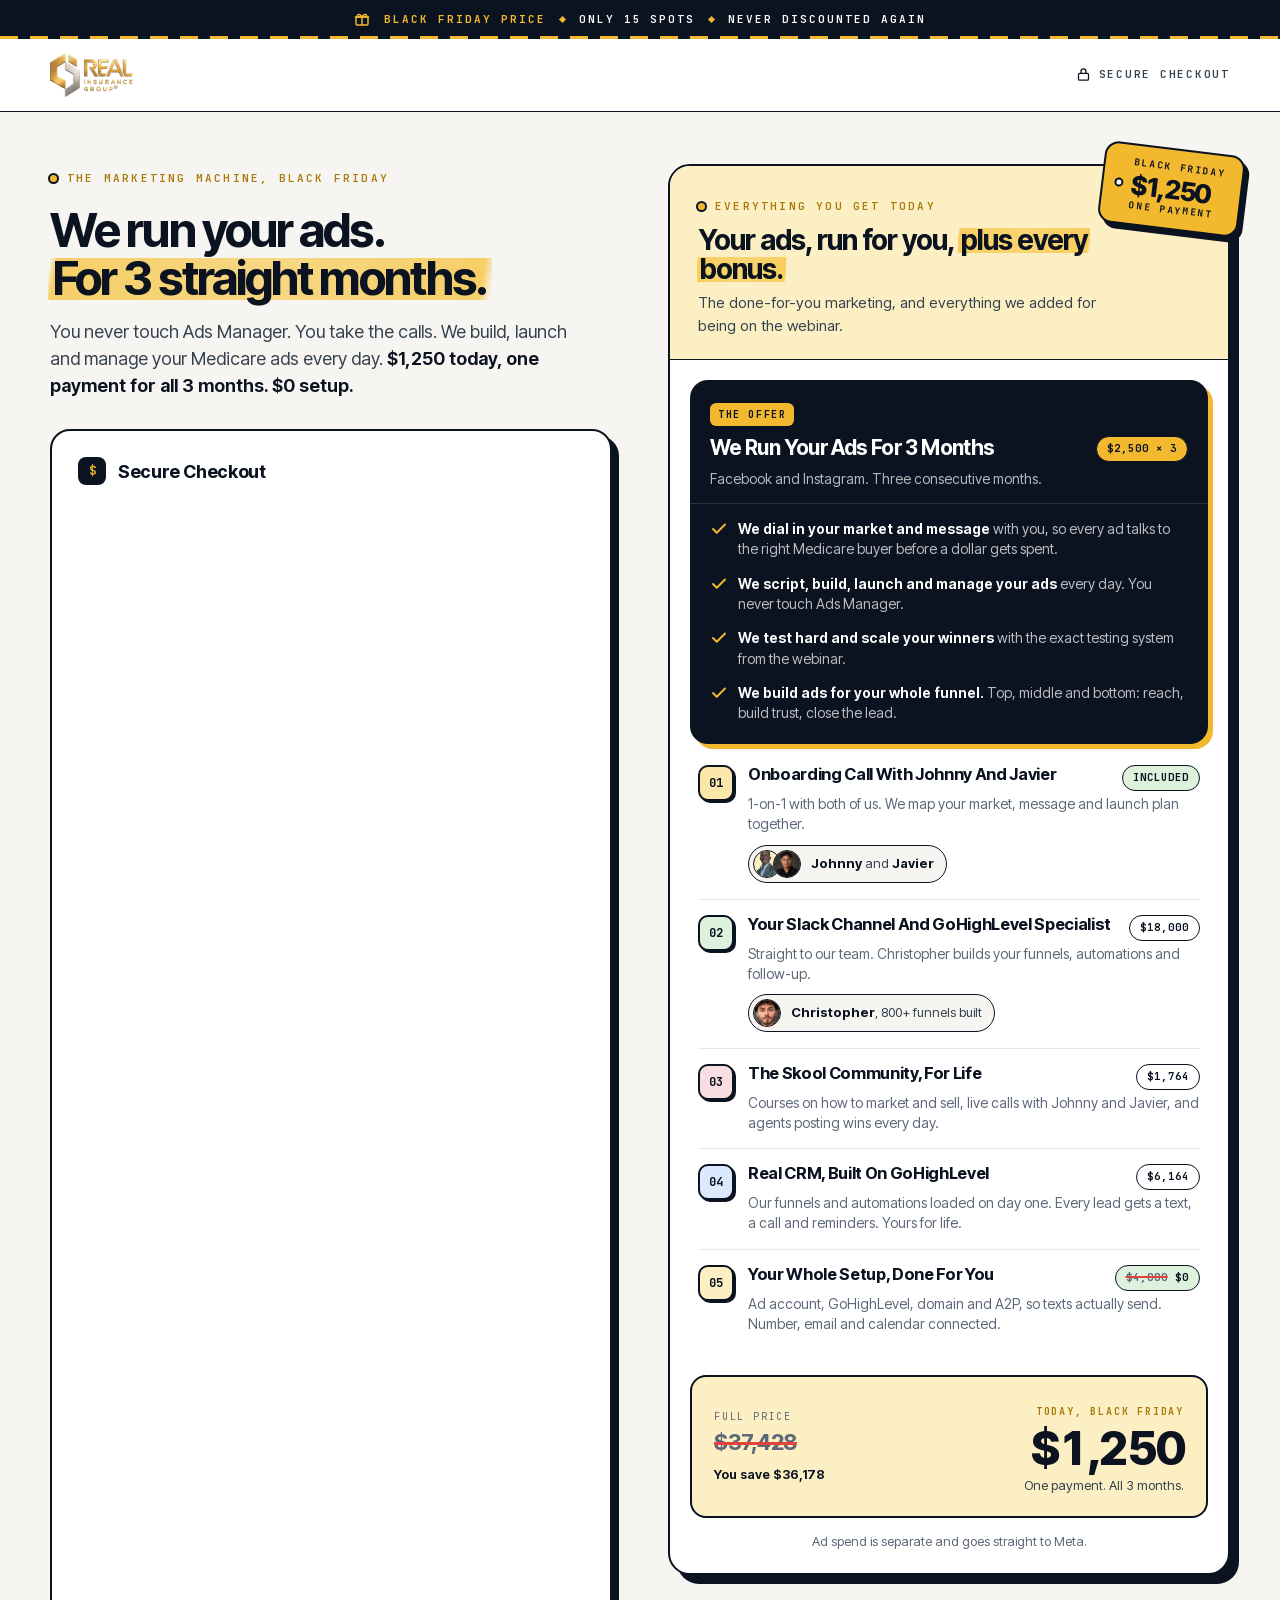
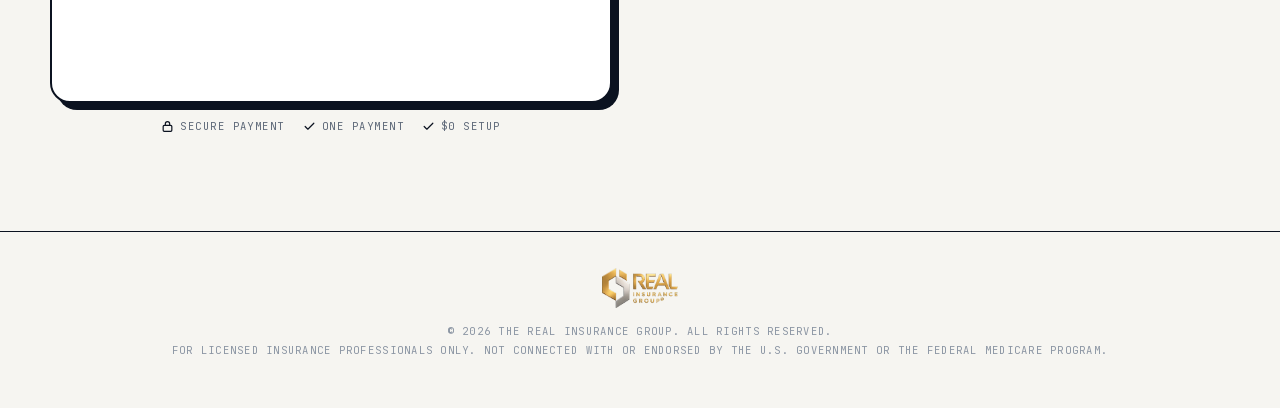
<file: bf/checkout.html>
<!doctype html>
<html lang="en">
<head>
<meta charset="utf-8">
<meta name="viewport" content="width=device-width,initial-scale=1">
<title>Checkout | The Marketing Machine, Black Friday</title>
<meta name="robots" content="noindex,nofollow">
<link rel="stylesheet" href="bf.css">
<style>
#bfp .grid{display:grid;grid-template-columns:minmax(0,1fr) minmax(0,1fr);gap:56px;align-items:start}
#bfp .form{margin-top:30px;padding:26px 26px 22px}
#bfp .co{display:block;width:calc(100% + 20px);margin:14px -10px 0;border:0;height:1180px;background:#fff;transition:height .3s}
#bfp .co-w{font-size:15px;color:var(--t3);padding:24px 0 0}

/* offer stack */
#bfp .stack{position:relative;background:#fff;border:2.5px solid var(--ink);border-radius:22px;box-shadow:9px 9px 0 var(--ink);overflow:visible}
#bfp .stack .hd{padding:26px 28px 22px;border-bottom:1.5px solid var(--ink);background:var(--cream);border-radius:20px 20px 0 0}
#bfp .stack .hd h2{font-size:28px;font-weight:700;letter-spacing:-.035em;line-height:1.05;margin-top:10px;max-width:390px}
#bfp .stack .hd p{color:var(--t2);font-size:15px;margin-top:8px;max-width:400px}
#bfp .bftag{position:absolute;z-index:6;right:-14px;top:-18px;transform:rotate(7deg);background:var(--yellow);color:var(--ink);border:2.5px solid var(--ink);border-radius:14px;padding:10px 16px 10px 28px;box-shadow:5px 5px 0 var(--ink);text-align:left}
#bfp .bftag::before{content:"";position:absolute;left:11px;top:50%;width:9px;height:9px;margin-top:-5px;border-radius:50%;background:var(--paper);border:2px solid var(--ink)}
#bfp .bftag small{display:block;font-family:var(--mono);font-size:9.5px;letter-spacing:.18em;text-transform:uppercase;font-weight:700}
#bfp .bftag b{display:block;font-size:26px;font-weight:800;letter-spacing:-.04em;line-height:1;margin-top:3px}

#bfp .core{margin:20px 20px 0;background:var(--ink);color:#fff;border-radius:18px;box-shadow:5px 5px 0 var(--yellow);overflow:hidden}
#bfp .core-h{padding:20px 20px 14px;border-bottom:1px solid rgba(255,255,255,.12)}
#bfp .tag{display:inline-block;font-family:var(--mono);font-size:10px;font-weight:700;letter-spacing:.16em;text-transform:uppercase;background:var(--yellow);color:var(--ink);border-radius:6px;padding:4px 8px;margin-bottom:10px}
#bfp .tl{display:flex;align-items:flex-start;justify-content:space-between;gap:12px}
#bfp .core h3{font-size:21px;font-weight:700;letter-spacing:-.03em;line-height:1.15}
#bfp .core-h p{font-size:14px;color:rgba(255,255,255,.7);margin-top:6px}
#bfp .core ul{list-style:none;padding:8px 20px 14px}
#bfp .core li{display:flex;gap:10px;padding:7px 0;font-size:14px;line-height:1.45;color:rgba(255,255,255,.72)}
#bfp .core li b{color:#fff;font-weight:650}
#bfp .core li svg{flex:none;width:18px;height:18px;margin-top:1px;stroke:var(--yellow);fill:none;stroke-width:2.6;stroke-linecap:round;stroke-linejoin:round}

#bfp .val{flex:none;font-family:var(--mono);font-size:10.5px;font-weight:700;letter-spacing:.1em;text-transform:uppercase;border:1.5px solid var(--ink);border-radius:999px;padding:4px 10px;background:#fff;color:var(--ink);white-space:nowrap}
#bfp .val.y{background:var(--yellow)}
#bfp .val.inc{background:var(--green)}

#bfp .items{padding:6px 28px}
#bfp .it{display:grid;grid-template-columns:36px 1fr;gap:14px;padding:15px 0;border-bottom:1.5px solid var(--line-2)}
#bfp .it:last-child{border-bottom:0}
#bfp .it .n{width:36px;height:36px;border:2px solid var(--ink);border-radius:10px;display:grid;place-items:center;font-family:var(--mono);font-size:12px;font-weight:700;box-shadow:2px 2px 0 var(--ink)}
#bfp .it:nth-child(1) .n{background:var(--goldt)}#bfp .it:nth-child(2) .n{background:var(--green)}#bfp .it:nth-child(3) .n{background:var(--pink)}#bfp .it:nth-child(4) .n{background:var(--blue)}#bfp .it:nth-child(5) .n{background:var(--cream)}
#bfp .it h3{font-size:16.5px;font-weight:700;letter-spacing:-.02em;line-height:1.2}
#bfp .it p{font-size:14px;color:var(--t3);margin-top:3px;line-height:1.45}
#bfp .it s{color:var(--t3);text-decoration-color:var(--red);text-decoration-thickness:2px}
#bfp .who{display:inline-flex;align-items:center;gap:10px;margin-top:10px;padding:4px 12px 4px 4px;border:1.5px solid var(--ink);border-radius:999px;background:var(--paper);font-size:13px;color:var(--t2)}
#bfp .who .fx{display:flex}
#bfp .who img{width:28px;height:28px;border-radius:50%;object-fit:cover;object-position:50% 20%;border:1.5px solid var(--ink);background:var(--cream)}
#bfp .who img+img{margin-left:-8px}
#bfp .who b{color:var(--t1)}

#bfp .price{margin:20px;border:2.5px solid var(--ink);background:var(--cream);border-radius:16px;padding:20px 22px;display:flex;align-items:center;justify-content:space-between;gap:16px}
#bfp .price .was{font-family:var(--mono);font-size:10px;letter-spacing:.18em;text-transform:uppercase;color:var(--t3)}
#bfp .price .was s{display:block;font-family:var(--sans);font-size:22px;font-weight:700;letter-spacing:-.02em;color:var(--t3);margin-top:2px;text-decoration-color:var(--red);text-decoration-thickness:2.5px}
#bfp .price .was em{display:block;font-style:normal;font-family:var(--sans);font-size:13px;letter-spacing:0;text-transform:none;color:var(--t1);font-weight:650;margin-top:6px}
#bfp .price .now{text-align:right}
#bfp .price .now small{font-family:var(--mono);font-size:10px;letter-spacing:.18em;text-transform:uppercase;color:var(--gold);font-weight:700}
#bfp .price .now b{display:block;font-size:46px;font-weight:800;letter-spacing:-.045em;line-height:1;margin-top:4px;font-variant-numeric:tabular-nums}
#bfp .price .now em{display:block;font-style:normal;font-size:13px;color:var(--t2);margin-top:5px}
#bfp .note{margin:-6px 20px 22px;font-size:13px;color:var(--t3);text-align:center}

@media (max-width:960px){
  #bfp .grid{grid-template-columns:1fr;gap:48px}
}
@media (max-width:560px){
  #bfp .form{padding:20px 14px 18px}
  #bfp .co{width:calc(100% + 12px);margin:12px -6px 0}
  #bfp .stack{box-shadow:6px 6px 0 var(--ink)}
  #bfp .stack .hd{padding:22px 20px 20px}
  #bfp .stack .hd h2{font-size:24px;max-width:none;padding-right:70px}
  #bfp .bftag{right:-6px;top:-16px;padding:8px 12px 8px 22px}
  #bfp .bftag::before{left:8px}
  #bfp .bftag b{font-size:20px}
  #bfp .items{padding:6px 20px}
  #bfp .core{margin-inline:14px}
  #bfp .tl{flex-direction:column;gap:6px}
  #bfp .price{margin:14px;flex-direction:column;align-items:flex-start}
  #bfp .price .now{text-align:left}
  #bfp .note{margin:-2px 14px 18px}
}
</style>
</head>
<body>
<div id="bfp">

<div class="bf" role="note"><div class="in"><svg viewBox="0 0 24 24" fill="none" stroke="currentColor" stroke-width="2.2" stroke-linecap="round" stroke-linejoin="round"><rect x="3" y="9" width="18" height="12" rx="1.5"/><path d="M2 9h20M12 9v12M12 9c-2-4-7-5-7-2s4 2 7 2c3 0 7 1 7-2s-5-2-7 2"/></svg><span><b>Black Friday Price</b></span><span class="sp"></span><span>Only 15 spots</span><span class="sp hide-m"></span><span class="hide-m">Never discounted again</span></div></div>

<header class="top">
  <div class="wrap">
    <img src="../assets/rig-logo.webp" alt="The Real Insurance Group" width="900" height="477">
    <span class="secure"><svg viewBox="0 0 24 24"><rect x="4" y="10" width="16" height="11" rx="2"/><path d="M8 10V7a4 4 0 0 1 8 0v3"/></svg>Secure Checkout</span>
  </div>
</header>

<main>
  <div class="wrap grid">

    <section>
      <span class="k">The Marketing Machine, Black Friday</span>
      <h1 class="h1"><span>We run your ads.</span><span><em class="mk">For 3 straight months.</em></span></h1>
      <p class="sub">You never touch Ads Manager. You take the calls. We build, launch and manage your Medicare ads every day. <b>$1,250 today, one payment for all 3 months. $0 setup.</b></p>

      <div class="card form">
        <div class="step"><i>$</i>Secure Checkout</div>
        <div id="co-slot"><p class="co-w">Loading secure checkout.</p></div>
      </div>
      <div class="fine">
        <span><svg viewBox="0 0 24 24"><rect x="4" y="10" width="16" height="11" rx="2"/><path d="M8 10V7a4 4 0 0 1 8 0v3"/></svg>Secure payment</span>
        <span><svg viewBox="0 0 24 24"><path d="M20 6 9 17l-5-5"/></svg>One payment</span>
        <span><svg viewBox="0 0 24 24"><path d="M20 6 9 17l-5-5"/></svg>$0 setup</span>
      </div>
    </section>

    <aside class="stack" aria-label="Everything you get">
      <div class="bftag" aria-label="Black Friday price"><small>Black Friday</small><b>$1,250</b><small>One payment</small></div>
      <div class="hd">
        <span class="k">Everything You Get Today</span>
        <h2>Your ads, run for you, <em class="mk">plus every bonus.</em></h2>
        <p>The done-for-you marketing, and everything we added for being on the webinar.</p>
      </div>

      <div class="core">
        <div class="core-h">
          <span class="tag">The Offer</span>
          <div class="tl"><h3>We Run Your Ads For 3 Months</h3><span class="val y">$2,500 &times; 3</span></div>
          <p>Facebook and Instagram. Three consecutive months.</p>
        </div>
        <ul>
          <li><svg viewBox="0 0 24 24"><path d="M20 6 9 17l-5-5"/></svg><span><b>We dial in your market and message</b> with you, so every ad talks to the right Medicare buyer before a dollar gets spent.</span></li>
          <li><svg viewBox="0 0 24 24"><path d="M20 6 9 17l-5-5"/></svg><span><b>We script, build, launch and manage your ads</b> every day. You never touch Ads Manager.</span></li>
          <li><svg viewBox="0 0 24 24"><path d="M20 6 9 17l-5-5"/></svg><span><b>We test hard and scale your winners</b> with the exact testing system from the webinar.</span></li>
          <li><svg viewBox="0 0 24 24"><path d="M20 6 9 17l-5-5"/></svg><span><b>We build ads for your whole funnel.</b> Top, middle and bottom: reach, build trust, close the lead.</span></li>
        </ul>
      </div>

      <div class="items">
        <div class="it"><span class="n">01</span><div><div class="tl"><h3>Onboarding Call With Johnny And Javier</h3><span class="val inc">Included</span></div><p>1-on-1 with both of us. We map your market, message and launch plan together.</p>
          <div class="who"><span class="fx"><img src="assets/johnny.webp" alt="Johnny Brock" width="818" height="1052"><img src="assets/javier.jpg" alt="Javier Martinez" width="435" height="432"></span><span><b>Johnny</b> and <b>Javier</b></span></div></div></div>
        <div class="it"><span class="n">02</span><div><div class="tl"><h3>Your Slack Channel And GoHighLevel Specialist</h3><span class="val">$18,000</span></div><p>Straight to our team. Christopher builds your funnels, automations and follow-up.</p>
          <div class="who"><span class="fx"><img src="assets/christopher-avatar.jpg" alt="Christopher, GoHighLevel specialist" width="240" height="240"></span><span><b>Christopher</b>, 800+ funnels built</span></div></div></div>
        <div class="it"><span class="n">03</span><div><div class="tl"><h3>The Skool Community, For Life</h3><span class="val">$1,764</span></div><p>Courses on how to market and sell, live calls with Johnny and Javier, and agents posting wins every day.</p></div></div>
        <div class="it"><span class="n">04</span><div><div class="tl"><h3>Real CRM, Built On GoHighLevel</h3><span class="val">$6,164</span></div><p>Our funnels and automations loaded on day one. Every lead gets a text, a call and reminders. Yours for life.</p></div></div>
        <div class="it"><span class="n">05</span><div><div class="tl"><h3>Your Whole Setup, Done For You</h3><span class="val inc"><s>$4,000</s> $0</span></div><p>Ad account, GoHighLevel, domain and A2P, so texts actually send. Number, email and calendar connected.</p></div></div>
      </div>

      <div class="price">
        <div class="was">Full price<s>$37,428</s><em>You save $36,178</em></div>
        <div class="now"><small>Today, Black Friday</small><b>$1,250</b><em>One payment. All 3 months.</em></div>
      </div>
      <p class="note">Ad spend is separate and goes straight to Meta.</p>
    </aside>

  </div>
</main>

<footer>
  <div class="wrap">
    <img src="../assets/rig-logo.webp" alt="The Real Insurance Group" width="900" height="477">
    <p>&copy; 2026 The Real Insurance Group. All rights reserved.<br>For licensed insurance professionals only. Not connected with or endorsed by the U.S. government or the federal Medicare program.</p>
  </div>
</footer>

</div>
<script>
(function () {
  // The real GoHighLevel order form ($1,250 product) lives on its own funnel step and is framed here.
  var ORDER_FORM = 'https://join.therealinsurancegroup.com/bf-order';
  // Where a paid order goes: the onboarding booking step of the same funnel.
  var NEXT = 'https://join.therealinsurancegroup.com/bf-onboarding';
  var slot = document.getElementById('co-slot');
  var f = document.createElement('iframe');
  f.className = 'co'; f.title = 'Secure checkout'; f.allow = 'payment'; f.src = ORDER_FORM + location.search;
  slot.innerHTML = ''; slot.appendChild(f);
  function go(url) { location.href = (url || NEXT) + location.search; }
  // Paid: GHL moves the framed order form to the next step. Same domain on GHL, so read it and lift it to the top.
  f.addEventListener('load', function () {
    try {
      var p = f.contentWindow.location.pathname;
      if (/bf-onboarding/.test(p)) return go(f.contentWindow.location.href.split('?')[0]);
      var fit = function () { try { var h = f.contentDocument.documentElement.scrollHeight; if (h > 300) f.style.height = h + 'px'; } catch (e) {} };
      fit(); setInterval(fit, 800);
    } catch (e) {}
  });
  // Any other origin: the booking page tells its parent it was reached.
  addEventListener('message', function (e) { var d = e.data; if (d && d.rigbf === 'paid') go(d.url); });
})();
</script>
</body>
</html>
</file>
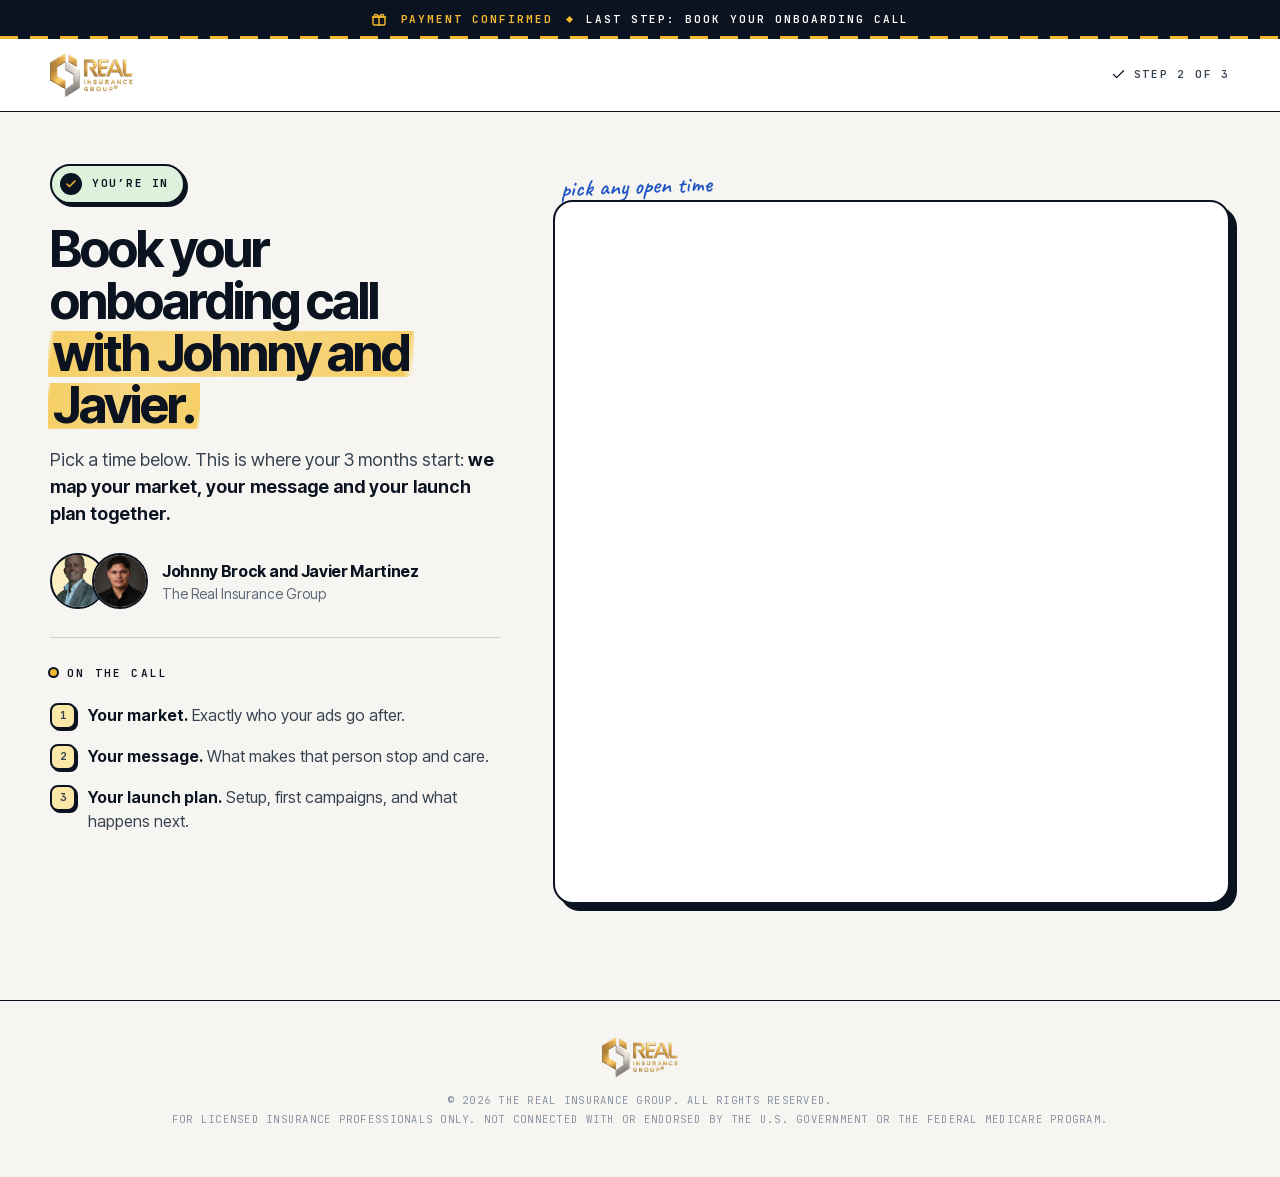
<file: bf/onboarding.html>
<!doctype html>
<html lang="en">
<head>
<meta charset="utf-8">
<meta name="viewport" content="width=device-width,initial-scale=1">
<title>Book Your Onboarding Call | The Marketing Machine</title>
<meta name="robots" content="noindex,nofollow">
<link rel="stylesheet" href="bf.css">
<style>
#bfp .grid{display:grid;grid-template-columns:minmax(0,40fr) minmax(0,60fr);gap:52px;align-items:start}
#bfp .h1{font-size:clamp(36px,4vw,58px)}
#bfp .cover{margin-top:28px;border-top:1.5px solid var(--line);padding-top:20px}
#bfp .cover .k{color:var(--t1)}
#bfp .cover ul{list-style:none;margin-top:14px}
#bfp .cover li{display:flex;gap:12px;padding:8px 0;font-size:16px;color:var(--t2);line-height:1.45}
#bfp .cover li b{color:var(--t1);font-weight:650}
#bfp .cover li i{flex:none;font-style:normal;width:26px;height:26px;border:2px solid var(--ink);border-radius:8px;background:var(--goldt);display:grid;place-items:center;font-family:var(--mono);font-size:11px;font-weight:700;box-shadow:2px 2px 0 var(--ink);margin-top:-1px}
#bfp .cal{padding:10px 8px;min-height:700px;position:relative}
#bfp .cal iframe{display:block;width:100%;min-height:680px;border:0;overflow:hidden}
#bfp .cal-w{position:absolute;left:0;right:0;top:240px;text-align:center;font-size:15px;color:var(--t3);transition:opacity .3s}
#bfp .cal.on .cal-w{opacity:0}
#bfp .hand.pin{display:block;font-size:24px;transform:rotate(-2deg);margin:0 0 10px 8px}
@media (max-width:960px){
  #bfp .grid{grid-template-columns:1fr;gap:30px}
  #bfp .cover{display:none}
  #bfp .cover.m{display:block}
}
#bfp .cover.m{display:none}
@media (max-width:960px){#bfp .cover.m{display:block;margin-top:40px}}
@media (max-width:560px){#bfp .cal{padding:6px 2px;min-height:760px}#bfp .cal iframe{min-height:760px}}
</style>
</head>
<body>
<div id="bfp">

<div class="bf" role="note"><div class="in"><svg viewBox="0 0 24 24" fill="none" stroke="currentColor" stroke-width="2.2" stroke-linecap="round" stroke-linejoin="round"><rect x="3" y="9" width="18" height="12" rx="1.5"/><path d="M2 9h20M12 9v12M12 9c-2-4-7-5-7-2s4 2 7 2c3 0 7 1 7-2s-5-2-7 2"/></svg><span><b>Payment Confirmed</b></span><span class="sp"></span><span>Last step: book your onboarding call</span></div></div>

<header class="top">
  <div class="wrap">
    <img src="../assets/rig-logo.webp" alt="The Real Insurance Group" width="900" height="477">
    <span class="secure"><svg viewBox="0 0 24 24"><path d="M20 6 9 17l-5-5"/></svg>Step 2 Of 3</span>
  </div>
</header>

<main>
  <div class="wrap grid">
    <section>
      <span class="ok"><i><svg viewBox="0 0 24 24"><path d="M20 6 9 17l-5-5"/></svg></i>You&rsquo;re In</span>
      <h1 class="h1"><span>Book your onboarding call</span><span><em class="mk">with Johnny and Javier.</em></span></h1>
      <p class="sub">Pick a time below. This is where your 3 months start: <b>we map your market, your message and your launch plan together.</b></p>
      <div class="duo"><span class="fx"><img src="assets/johnny.webp" alt="Johnny Brock" width="818" height="1052"><img src="assets/javier.jpg" alt="Javier Martinez" width="435" height="432"></span><span><b>Johnny Brock and Javier Martinez</b><small>The Real Insurance Group</small></span></div>
      <div class="cover">
        <span class="k">On The Call</span>
        <ul>
          <li><i>1</i><span><b>Your market.</b> Exactly who your ads go after.</span></li>
          <li><i>2</i><span><b>Your message.</b> What makes that person stop and care.</span></li>
          <li><i>3</i><span><b>Your launch plan.</b> Setup, first campaigns, and what happens next.</span></li>
        </ul>
      </div>
    </section>

    <div>
      <span class="hand pin">pick any open time</span>
      <div class="card cal" id="cal"><p class="cal-w">Opening the calendar.</p></div>
      <div class="cover m">
        <span class="k">On The Call</span>
        <ul>
          <li><i>1</i><span><b>Your market.</b> Exactly who your ads go after.</span></li>
          <li><i>2</i><span><b>Your message.</b> What makes that person stop and care.</span></li>
          <li><i>3</i><span><b>Your launch plan.</b> Setup, first campaigns, and what happens next.</span></li>
        </ul>
      </div>
    </div>
  </div>
</main>

<footer>
  <div class="wrap">
    <img src="../assets/rig-logo.webp" alt="The Real Insurance Group" width="900" height="477">
    <p>&copy; 2026 The Real Insurance Group. All rights reserved.<br>For licensed insurance professionals only. Not connected with or endorsed by the U.S. government or the federal Medicare program.</p>
  </div>
</footer>

</div>
<script>
(function () {
  var CALENDAR = 'm6f8GDD9TTsnJgnI4mP6';   // Johnny's live booking calendar (same as his other funnels). Swap for an onboarding calendar once one exists.
  var WIDGET = 'https://link.brockequities.com';
  var WELCOME = 'welcome.html';
  // Framed by the checkout page (paid order inside its frame): lift this page to the top window.
  if (window.top !== window.self) {
    try { window.top.location.href = location.href; return; } catch (e) {}
    try { window.parent.postMessage({ rigbf: 'paid', url: location.href.split('?')[0] }, '*'); } catch (e) {}
  }
  // Pre-fill the calendar with the buyer's details when GHL passes them in the URL.
  var inq = new URLSearchParams(location.search), q = new URLSearchParams();
  ['first_name', 'last_name', 'name', 'email', 'phone'].forEach(function (k) { if (inq.get(k)) q.set(k, inq.get(k)); });
  var f = document.createElement('iframe');
  f.src = WIDGET + '/widget/booking/' + CALENDAR + (q.toString() ? '?' + q : '');
  f.id = CALENDAR + '_booking'; f.title = 'Choose a time for your onboarding call'; f.scrolling = 'no';
  f.addEventListener('load', function () { document.getElementById('cal').classList.add('on'); });
  document.getElementById('cal').appendChild(f);
  var s = document.createElement('script'); s.src = WIDGET + '/js/form_embed.js'; s.async = true; document.body.appendChild(s);
  // When the calendar reports a finished booking, go to the welcome page.
  addEventListener('message', function (e) {
    var d = e.data, n = Array.isArray(d) ? d[0] : (d && (d.type || d.event || d));
    if (typeof n === 'string' && /booking-complete|appointment-booked/i.test(n)) setTimeout(function () { location.href = WELCOME; }, 600);
  });
})();
</script>
</body>
</html>
</file>
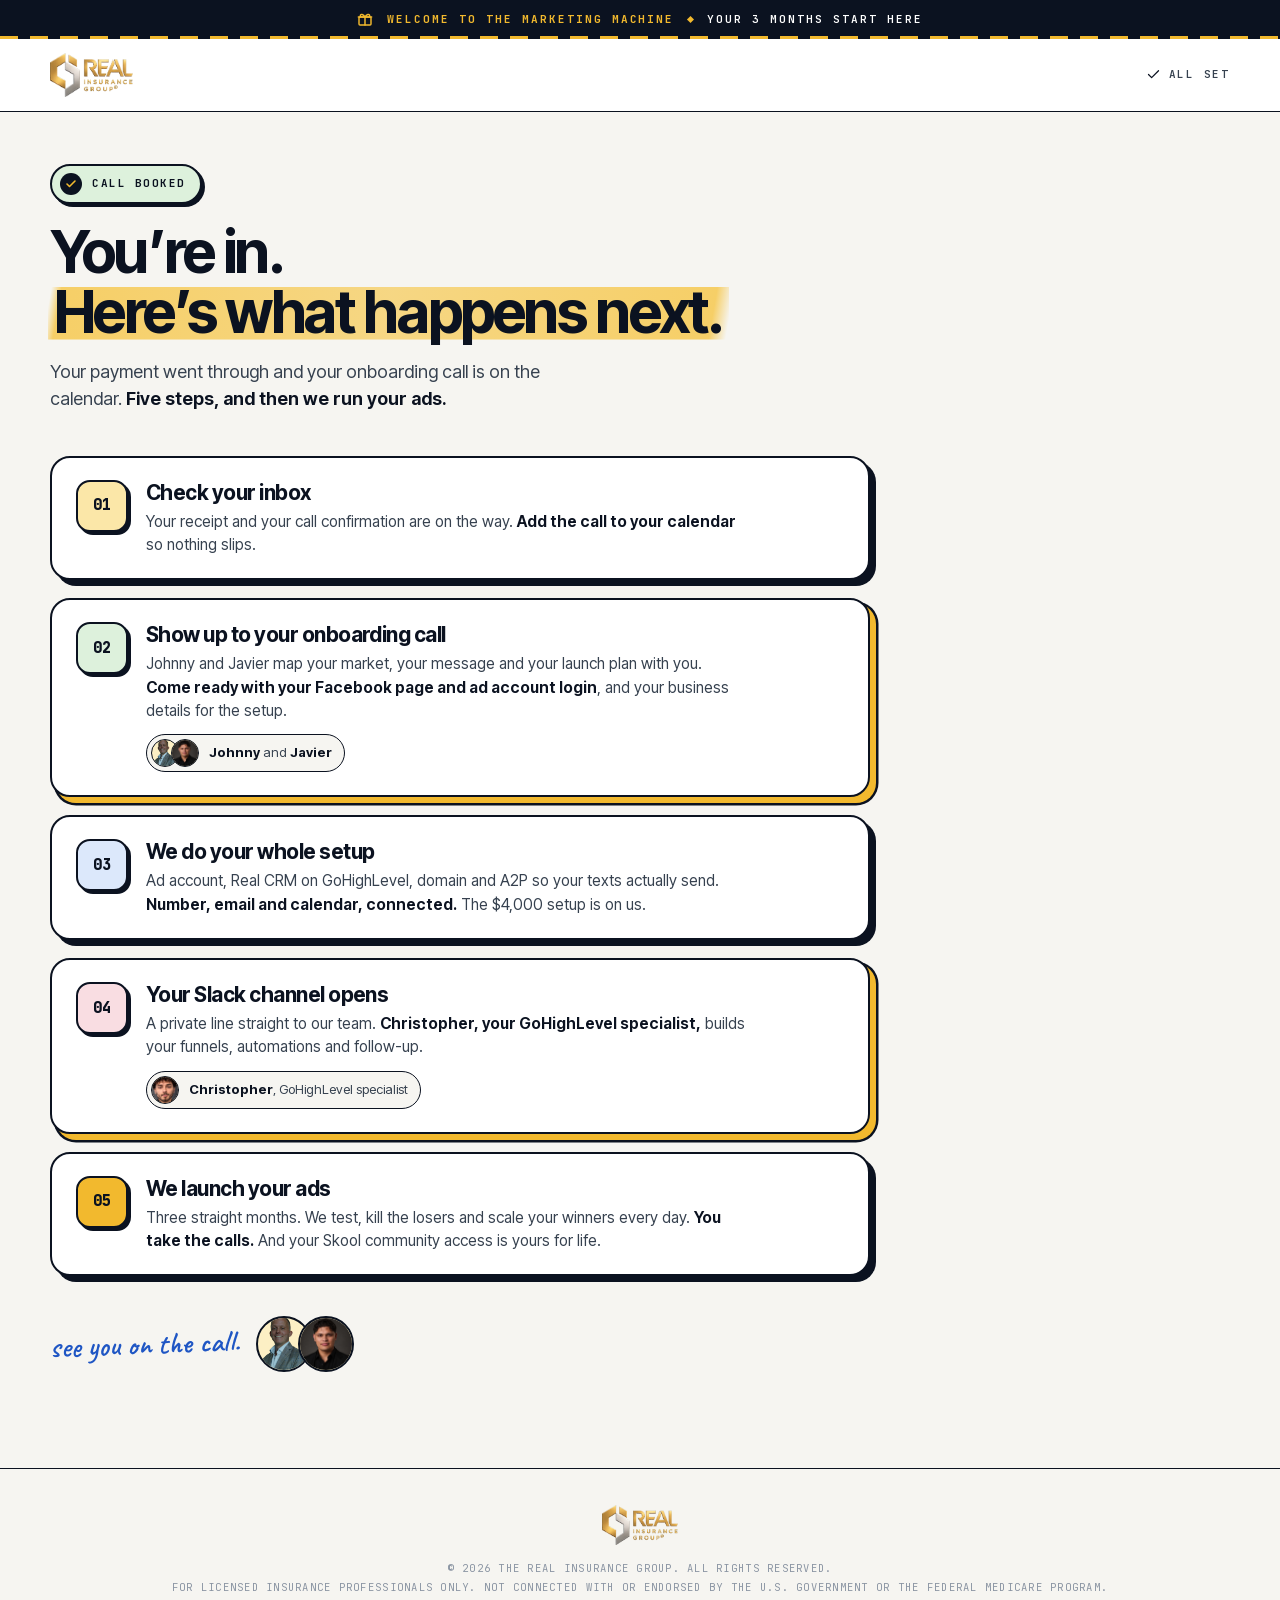
<file: bf/welcome.html>
<!doctype html>
<html lang="en">
<head>
<meta charset="utf-8">
<meta name="viewport" content="width=device-width,initial-scale=1">
<title>Welcome | The Marketing Machine</title>
<meta name="robots" content="noindex,nofollow">
<link rel="stylesheet" href="bf.css">
<style>
#bfp .hero{max-width:820px}
#bfp .h1{font-size:clamp(38px,4.6vw,64px)}
#bfp .steps{margin-top:44px;display:grid;gap:18px;max-width:820px}
#bfp .st{display:grid;grid-template-columns:52px 1fr;gap:18px;padding:22px 24px}
#bfp .st .n{width:52px;height:52px;border:2.5px solid var(--ink);border-radius:14px;display:grid;place-items:center;font-family:var(--mono);font-size:15px;font-weight:800;box-shadow:3px 3px 0 var(--ink)}
#bfp .st:nth-child(1) .n{background:var(--goldt)}#bfp .st:nth-child(2) .n{background:var(--green)}#bfp .st:nth-child(3) .n{background:var(--blue)}#bfp .st:nth-child(4) .n{background:var(--pink)}#bfp .st:nth-child(5) .n{background:var(--yellow)}
#bfp .st h2{font-size:21px;font-weight:700;letter-spacing:-.025em;line-height:1.2}
#bfp .st p{font-size:15.5px;color:var(--t2);margin-top:5px;max-width:600px}
#bfp .st p b{color:var(--t1);font-weight:650}
#bfp .st .who{display:inline-flex;align-items:center;gap:10px;margin-top:12px;padding:4px 12px 4px 4px;border:1.5px solid var(--ink);border-radius:999px;background:var(--paper);font-size:13px;color:var(--t2)}
#bfp .st .who .fx{display:flex}
#bfp .st .who img{width:28px;height:28px;border-radius:50%;object-fit:cover;object-position:50% 20%;border:1.5px solid var(--ink);background:var(--cream)}
#bfp .st .who img+img{margin-left:-8px}
#bfp .st .who b{color:var(--t1)}
#bfp .st:nth-child(odd){box-shadow:6px 6px 0 var(--ink)}
#bfp .st:nth-child(even){box-shadow:6px 6px 0 var(--yellow),6px 6px 0 2.5px var(--ink)}
#bfp .sign{margin-top:40px;max-width:820px;display:flex;align-items:center;gap:16px;flex-wrap:wrap}
#bfp .sign .hand{font-size:30px;transform:rotate(-2deg)}
@media (max-width:560px){
  #bfp .st{grid-template-columns:1fr;gap:12px;padding:20px 18px}
  #bfp .st .n{width:44px;height:44px;font-size:13px}
}
</style>
</head>
<body>
<div id="bfp">

<div class="bf" role="note"><div class="in"><svg viewBox="0 0 24 24" fill="none" stroke="currentColor" stroke-width="2.2" stroke-linecap="round" stroke-linejoin="round"><rect x="3" y="9" width="18" height="12" rx="1.5"/><path d="M2 9h20M12 9v12M12 9c-2-4-7-5-7-2s4 2 7 2c3 0 7 1 7-2s-5-2-7 2"/></svg><span><b>Welcome To The Marketing Machine</b></span><span class="sp hide-m"></span><span class="hide-m">Your 3 months start here</span></div></div>

<header class="top">
  <div class="wrap">
    <img src="../assets/rig-logo.webp" alt="The Real Insurance Group" width="900" height="477">
    <span class="secure"><svg viewBox="0 0 24 24"><path d="M20 6 9 17l-5-5"/></svg>All Set</span>
  </div>
</header>

<main>
  <div class="wrap">
    <section class="hero">
      <span class="ok"><i><svg viewBox="0 0 24 24"><path d="M20 6 9 17l-5-5"/></svg></i>Call Booked</span>
      <h1 class="h1"><span>You&rsquo;re in.</span><span><em class="mk">Here&rsquo;s what happens next.</em></span></h1>
      <p class="sub">Your payment went through and your onboarding call is on the calendar. <b>Five steps, and then we run your ads.</b></p>
    </section>

    <div class="steps">
      <div class="card st"><span class="n">01</span><div>
        <h2>Check your inbox</h2>
        <p>Your receipt and your call confirmation are on the way. <b>Add the call to your calendar</b> so nothing slips.</p>
      </div></div>
      <div class="card st"><span class="n">02</span><div>
        <h2>Show up to your onboarding call</h2>
        <p>Johnny and Javier map your market, your message and your launch plan with you. <b>Come ready with your Facebook page and ad account login</b>, and your business details for the setup.</p>
        <div class="who"><span class="fx"><img src="assets/johnny.webp" alt="Johnny Brock" width="818" height="1052"><img src="assets/javier.jpg" alt="Javier Martinez" width="435" height="432"></span><span><b>Johnny</b> and <b>Javier</b></span></div>
      </div></div>
      <div class="card st"><span class="n">03</span><div>
        <h2>We do your whole setup</h2>
        <p>Ad account, Real CRM on GoHighLevel, domain and A2P so your texts actually send. <b>Number, email and calendar, connected.</b> The $4,000 setup is on us.</p>
      </div></div>
      <div class="card st"><span class="n">04</span><div>
        <h2>Your Slack channel opens</h2>
        <p>A private line straight to our team. <b>Christopher, your GoHighLevel specialist,</b> builds your funnels, automations and follow-up.</p>
        <div class="who"><span class="fx"><img src="assets/christopher-avatar.jpg" alt="Christopher, GoHighLevel specialist" width="240" height="240"></span><span><b>Christopher</b>, GoHighLevel specialist</span></div>
      </div></div>
      <div class="card st"><span class="n">05</span><div>
        <h2>We launch your ads</h2>
        <p>Three straight months. We test, kill the losers and scale your winners every day. <b>You take the calls.</b> And your Skool community access is yours for life.</p>
      </div></div>
    </div>

    <div class="sign"><span class="hand">see you on the call.</span><span class="duo" style="margin:0"><span class="fx"><img src="assets/johnny.webp" alt="Johnny Brock" width="818" height="1052"><img src="assets/javier.jpg" alt="Javier Martinez" width="435" height="432"></span></span></div>
  </div>
</main>

<footer>
  <div class="wrap">
    <img src="../assets/rig-logo.webp" alt="The Real Insurance Group" width="900" height="477">
    <p>&copy; 2026 The Real Insurance Group. All rights reserved.<br>For licensed insurance professionals only. Not connected with or endorsed by the U.S. government or the federal Medicare program.</p>
  </div>
</footer>

</div>
</body>
</html>
</file>
<file: bf/bf.css>
@font-face{font-family:'Inter Tight';src:url(../assets/fonts/InterTight.woff2) format('woff2');font-weight:100 900;font-display:swap}
@font-face{font-family:'Caveat';src:url(../assets/fonts/Caveat.woff2) format('woff2');font-weight:400 700;font-display:swap}
@font-face{font-family:'JetBrains Mono';src:url(../assets/fonts/JetBrainsMono.woff2) format('woff2');font-weight:100 800;font-display:swap}

/* tokens: same as the live Black Friday opt-in (Marketing Machine whiteboard register) */
#bfp{
  --paper:#F6F5F1; --panel:#FFFFFF; --ink:#0B1220;
  --t1:#0B1220; --t2:#36414F; --t3:#5D6878; --t4:#8B95A3;
  --line:rgba(11,18,32,.16); --line-2:rgba(11,18,32,.09);
  --gold:#A9790A; --yellow:#F2B92E; --hl:rgba(246,196,64,.78);
  --pen:#1F56C4; --red:#E2433A;
  --blue:#DCE8FB; --cream:#FCEFC4; --green:#DDF1DC; --pink:#F9DDE2; --goldt:#FBE7A8;
  --sans:'Inter Tight',Inter,system-ui,-apple-system,sans-serif;
  --hand:'Caveat','Bradley Hand',cursive;
  --mono:'JetBrains Mono',ui-monospace,Menlo,monospace;
  --ease:cubic-bezier(.22,1,.36,1);
  background:var(--paper);color:var(--t1);font-family:var(--sans);font-size:16px;line-height:1.5;-webkit-font-smoothing:antialiased;min-height:100vh;overflow-x:hidden;text-align:left
}
#bfp *,#bfp *::before,#bfp *::after{box-sizing:border-box;margin:0;padding:0}
html,body{margin:0;padding:0;background:#F6F5F1}
#bfp img{display:block;max-width:100%;height:auto}
#bfp .wrap{width:min(1180px,100% - 48px);margin-inline:auto}

#bfp .k{font-family:var(--mono);font-size:11px;font-weight:600;letter-spacing:.2em;text-transform:uppercase;color:var(--gold);display:inline-flex;align-items:center;gap:10px}
#bfp .k::before{content:"";width:7px;height:7px;border-radius:50%;background:var(--yellow);box-shadow:0 0 0 2px var(--ink)}
#bfp em.mk{font-style:normal;padding:0 .1em;margin:0 -.04em;border-radius:.12em;-webkit-box-decoration-break:clone;box-decoration-break:clone;
  background:linear-gradient(100deg,rgba(246,196,64,0) .5%,var(--hl) 2%,rgba(246,196,64,.62) 50%,var(--hl) 97%,rgba(246,196,64,0) 99.5%) 0 62%/0% 74% no-repeat;
  animation:bfmk 1.1s var(--ease) .35s forwards}
@keyframes bfmk{to{background-size:100% 74%}}
#bfp .hand{font-family:var(--hand);font-weight:600;color:var(--pen);line-height:1.1}

/* Black Friday bar (same as the opt-in) */
#bfp .bf{background:var(--ink);color:#fff;position:relative;z-index:5;overflow:hidden}
#bfp .bf .in{max-width:1200px;margin:0 auto;padding:11px 20px;display:flex;align-items:center;justify-content:center;gap:14px;flex-wrap:wrap;
  font-family:var(--mono);font-size:11px;letter-spacing:.18em;text-transform:uppercase;font-weight:600}
#bfp .bf .in b{color:var(--yellow);font-weight:700}
#bfp .bf .in svg{width:16px;height:16px;color:var(--yellow);flex:none}
#bfp .bf .sp{width:5px;height:5px;background:var(--yellow);transform:rotate(45deg);flex:none}
#bfp .bf::after{content:"";position:absolute;left:0;right:0;bottom:0;height:3px;background:repeating-linear-gradient(90deg,var(--yellow) 0 18px,transparent 18px 30px)}

/* top bar */
#bfp .top{border-bottom:1.5px solid var(--ink);background:#fff}
#bfp .top .wrap{display:flex;align-items:center;justify-content:space-between;gap:16px;height:72px}
#bfp .top img{height:44px;width:auto}
#bfp .secure{display:inline-flex;align-items:center;gap:8px;font-family:var(--mono);font-size:11px;letter-spacing:.16em;text-transform:uppercase;color:var(--t2);font-weight:600}
#bfp .secure svg{width:15px;height:15px;stroke:var(--ink);fill:none;stroke-width:2;stroke-linecap:round;stroke-linejoin:round}

#bfp main{padding:52px 0 96px}
#bfp .h1{font-weight:700;font-size:clamp(34px,3.7vw,52px);line-height:1.02;letter-spacing:-.04em;margin-top:18px}
#bfp .h1 span{display:block}
#bfp .sub{color:var(--t2);font-size:18px;margin-top:16px;max-width:540px}
#bfp .sub b{color:var(--t1);font-weight:650}

#bfp .card{background:#fff;border:2.5px solid var(--ink);border-radius:20px;box-shadow:7px 7px 0 var(--ink)}
#bfp .step{display:flex;align-items:center;gap:12px;font-weight:700;font-size:18px;letter-spacing:-.02em}
#bfp .step i{font-style:normal;width:28px;height:28px;border-radius:8px;background:var(--ink);color:var(--yellow);display:grid;place-items:center;font-family:var(--mono);font-size:12px}

#bfp .fine{display:flex;flex-wrap:wrap;justify-content:center;gap:8px 18px;margin-top:16px;font-family:var(--mono);font-size:10.5px;letter-spacing:.14em;text-transform:uppercase;color:var(--t3)}
#bfp .fine span{display:inline-flex;align-items:center;gap:6px}
#bfp .fine svg{width:13px;height:13px;stroke:var(--ink);fill:none;stroke-width:2.2;stroke-linecap:round;stroke-linejoin:round}

#bfp .ok{display:inline-flex;align-items:center;gap:10px;background:var(--green);border:2px solid var(--ink);border-radius:999px;padding:7px 14px 7px 8px;font-family:var(--mono);font-size:11px;font-weight:700;letter-spacing:.14em;text-transform:uppercase;box-shadow:3px 3px 0 var(--ink)}
#bfp .ok i{width:22px;height:22px;border-radius:50%;background:var(--ink);display:grid;place-items:center}
#bfp .ok svg{width:12px;height:12px;stroke:var(--yellow);fill:none;stroke-width:3.2;stroke-linecap:round;stroke-linejoin:round}

#bfp .duo{display:flex;align-items:center;gap:14px;margin-top:26px}
#bfp .duo .fx{display:flex}
#bfp .duo .fx img{width:56px;height:56px;border-radius:50%;object-fit:cover;object-position:50% 20%;border:2.5px solid var(--ink);background:var(--cream)}
#bfp .duo .fx img+img{margin-left:-14px}
#bfp .duo b{display:block;font-size:16px;letter-spacing:-.02em}
#bfp .duo small{display:block;font-size:14px;color:var(--t3)}

#bfp footer{border-top:1.5px solid var(--ink);padding:36px 0 48px;text-align:center}
#bfp footer img{height:40px;width:auto;margin:0 auto}
#bfp footer p{font-family:var(--mono);font-size:10.5px;letter-spacing:.12em;text-transform:uppercase;color:var(--t4);margin-top:14px;line-height:1.8}

@media (max-width:720px){#bfp .bf .sp,#bfp .bf .hide-m{display:none}#bfp .bf .in{font-size:9.5px;letter-spacing:.1em;gap:8px;padding:9px 14px}}
@media (max-width:560px){
  #bfp .wrap{width:calc(100% - 32px)}
  #bfp main{padding:30px 0 64px}
  #bfp .top .wrap{height:62px}
  #bfp .top img{height:36px}
  #bfp .secure{font-size:10px;letter-spacing:.12em}
  #bfp .card{box-shadow:5px 5px 0 var(--ink)}
  #bfp .sub{font-size:17px}
}
@media (prefers-reduced-motion:reduce){#bfp em.mk{animation:none;background-size:100% 74%}#bfp *{transition:none!important}}
</file>
